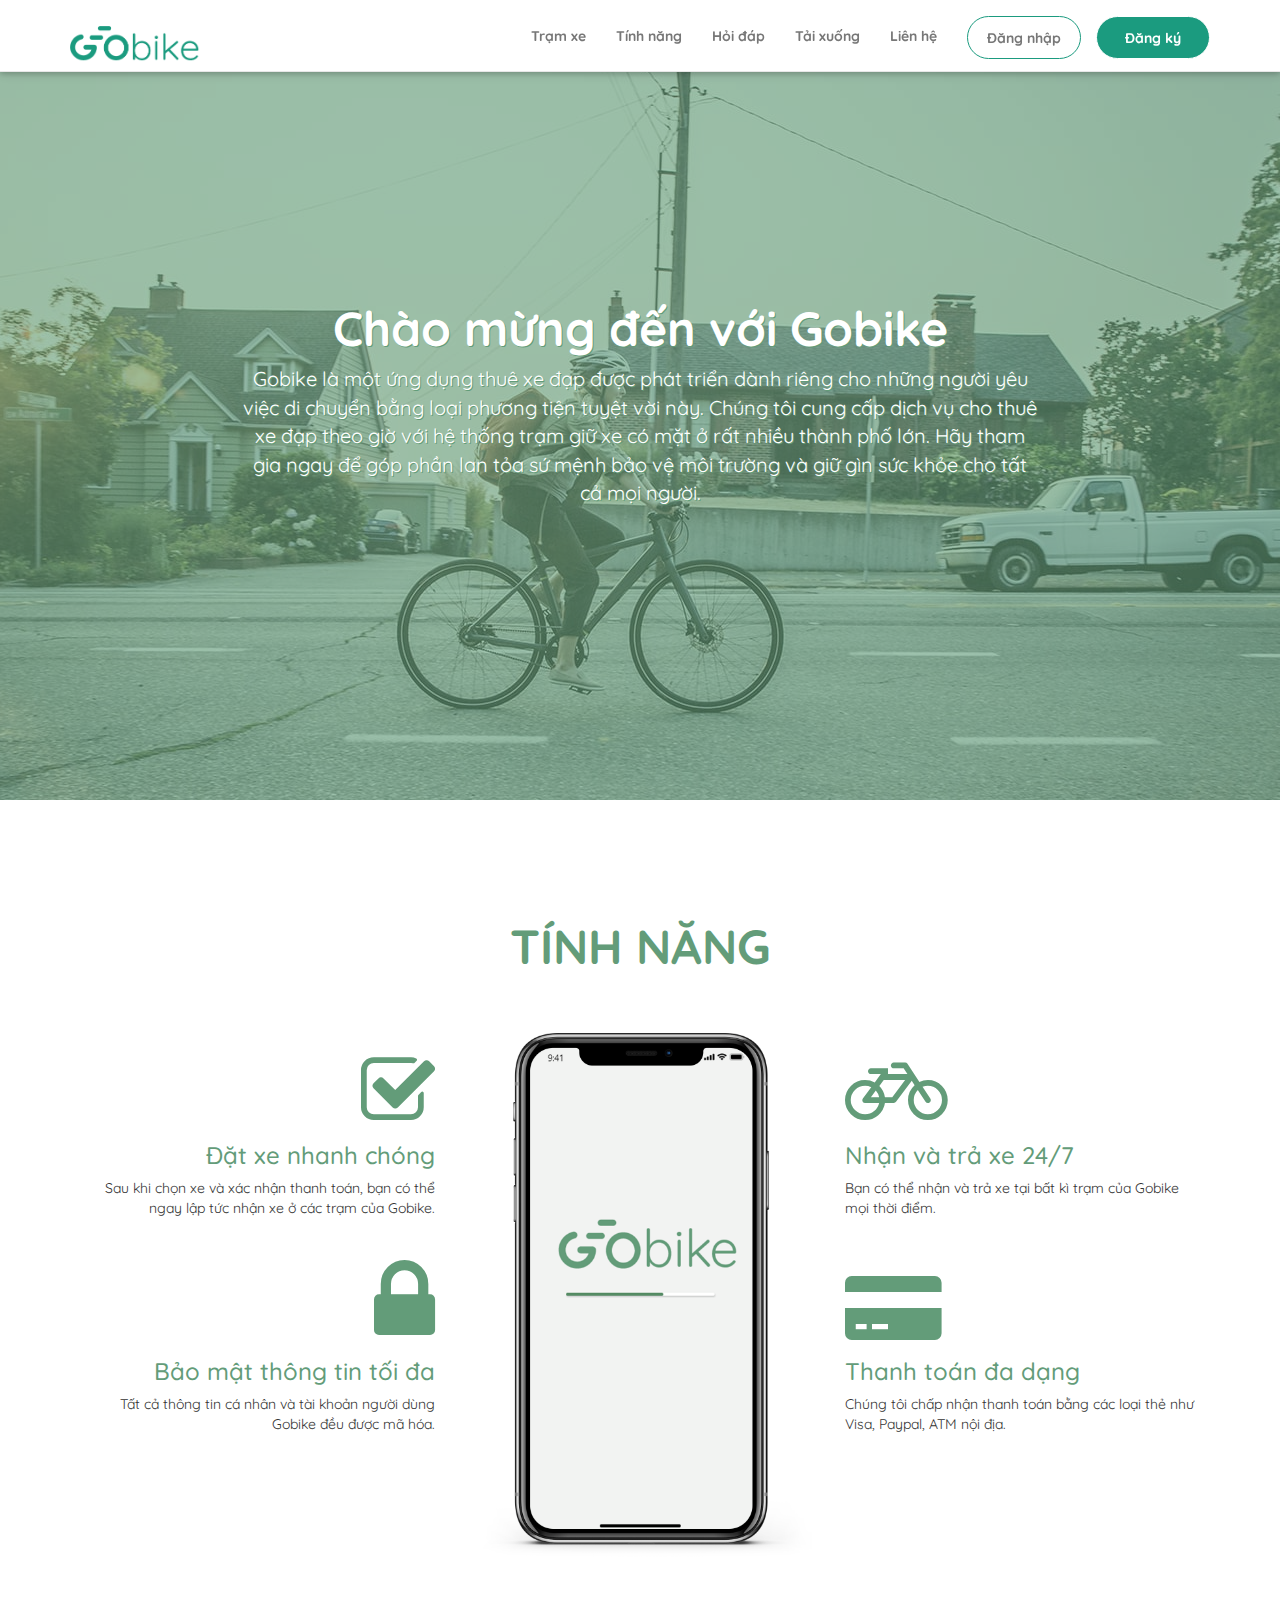
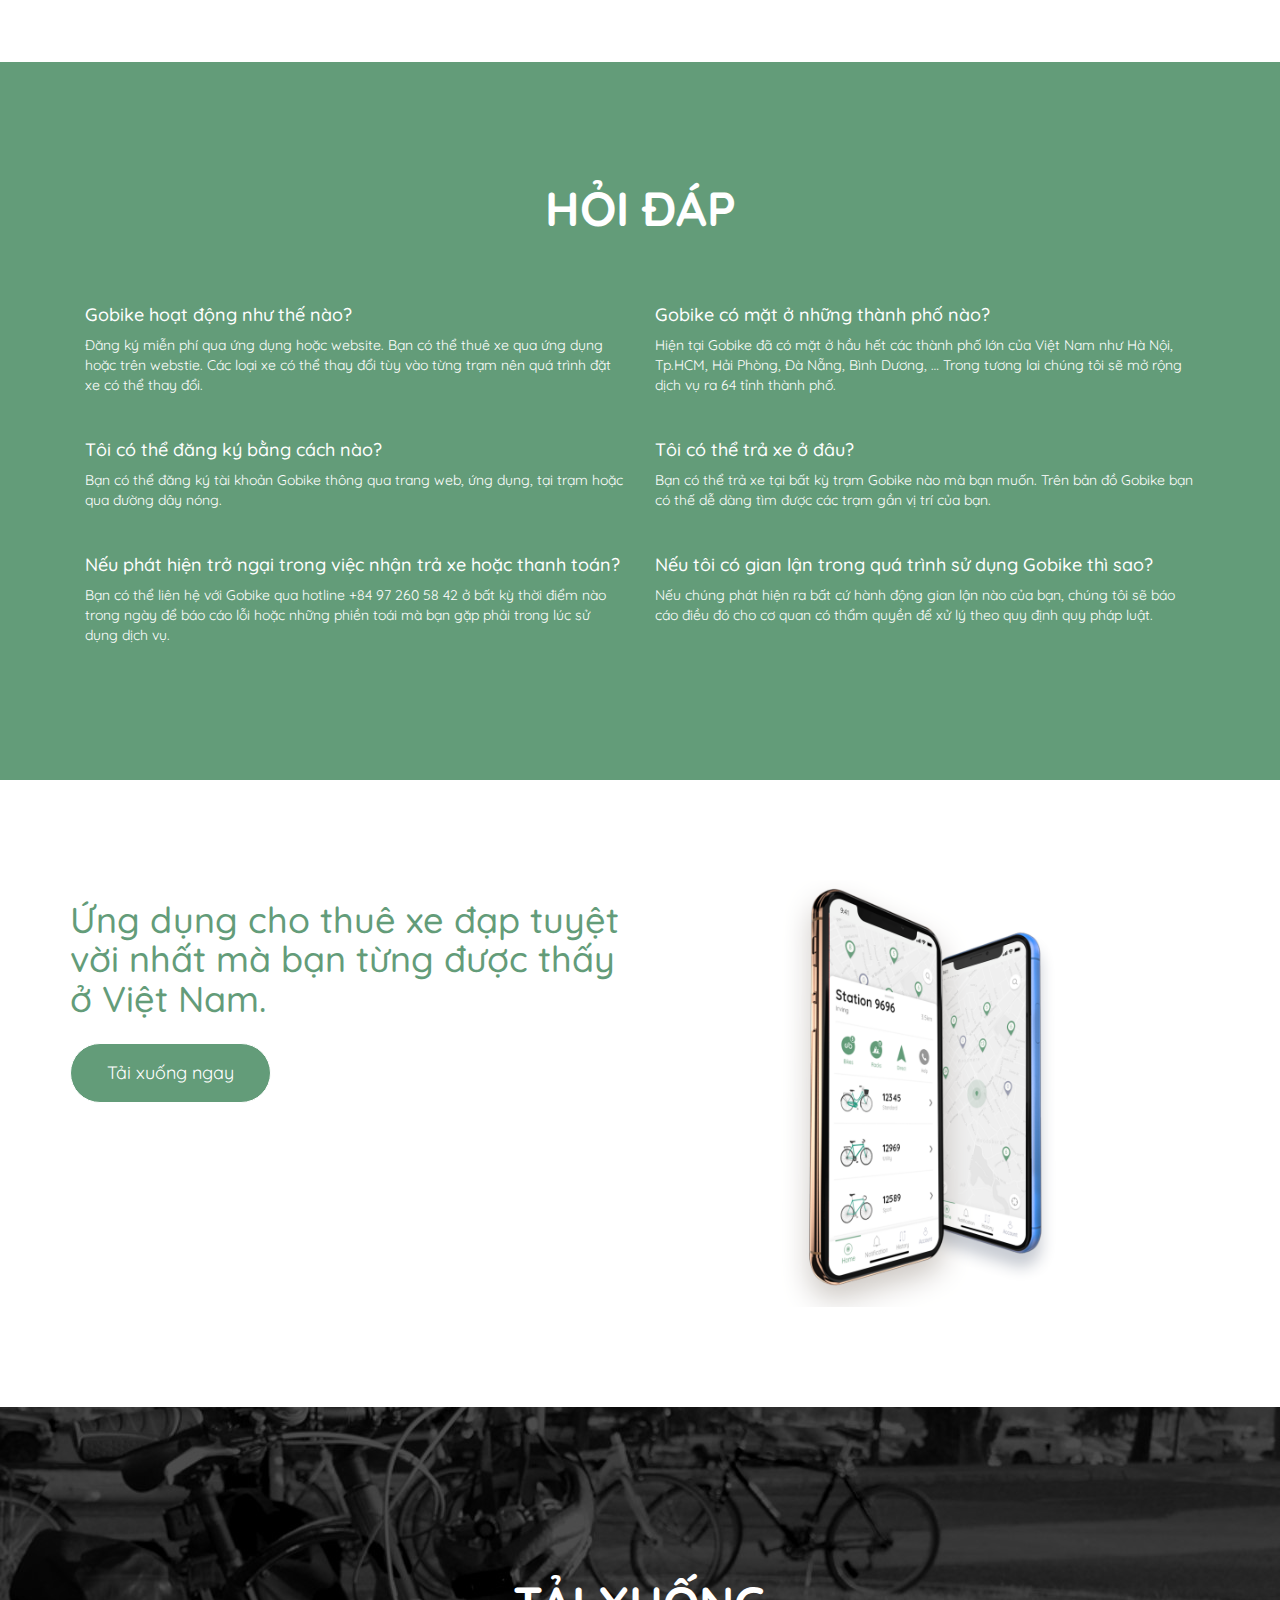
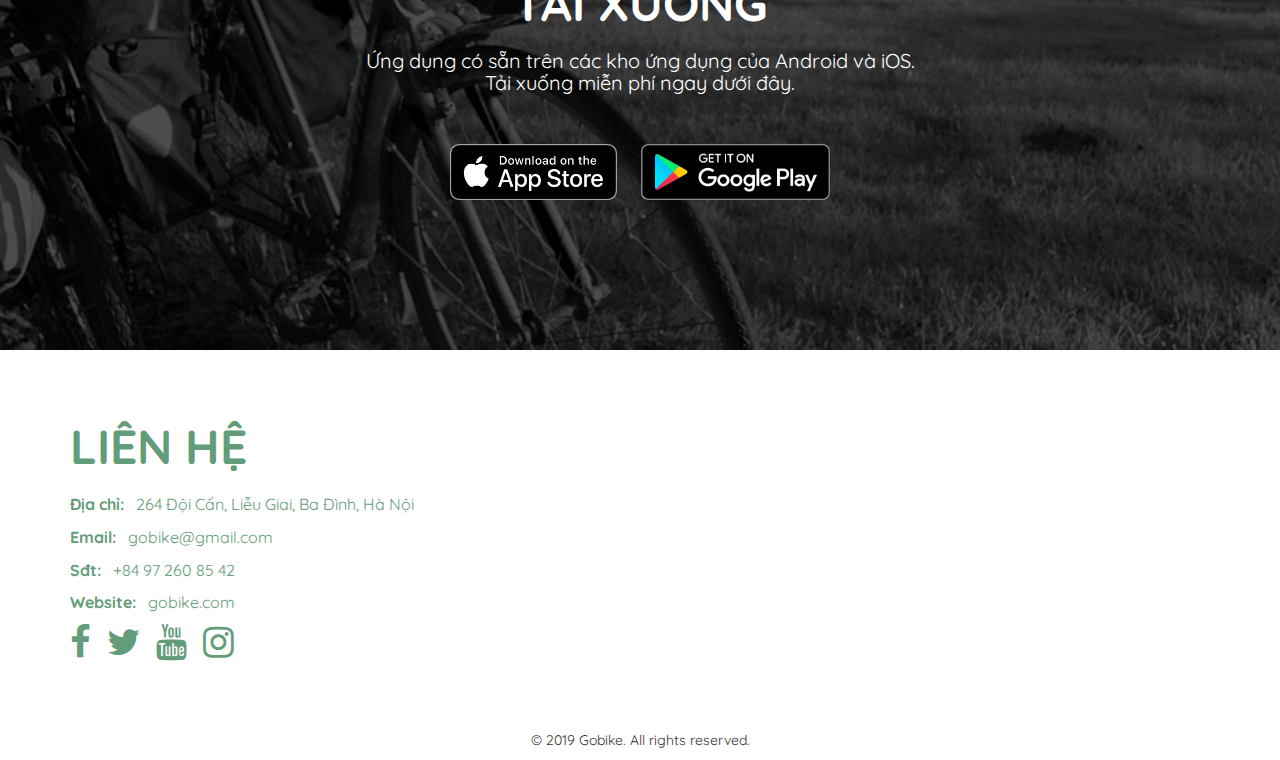
<file: index.html>
<!DOCTYPE html>
<html lang="en">
<head>
    <meta charset="UTF-8">
    <meta name="viewport" content="width=device-width, initial-scale=1.0">
    <meta http-equiv="X-UA-Compatible" content="ie=edge">
    <link rel="shortcut icon" type="image/png" href="images/gobike logo square-01.png">
    <link rel="stylesheet" href="css/bootstrap.min.css">
    <link href="https://fonts.googleapis.com/css?family=Quicksand:300,400,500,700&display=swap&subset=latin-ext,vietnamese" rel="stylesheet">
    <link rel="stylesheet" href="https://maxcdn.bootstrapcdn.com/font-awesome/4.7.0/css/font-awesome.min.css">
	<link rel="stylesheet" type="text/css" href="css/style.css">
	<link rel="stylesheet" type="text/css" href="css/custom.css">
    <title>Gobike</title>
    <script src="js/jquery.min.js"></script>
    <script src="js/bootstrap.min.js"></script>
</head>
<body data-spy="scroll" data-target=".navbar" data-offset="50">
    <div class="website">
        <!-- <div class="mess"><img src="images/220px-Facebook_Messenger_logo.svg.png" alt=""></div> -->
        <div class="menu" id="gobike">
            <nav class="navbar navbar-default navbar-fixed-top">
                <div class="container">
                    <div class="navbar-header">
                        <button type="button" class="navbar-toggle" data-toggle="collapse" data-target="#myNavbar">
                            <span class="icon-bar"></span>
                            <span class="icon-bar"></span>
                            <span class="icon-bar"></span>                        
                        </button>
                        <a class="navbar-brand" href="#gobike"><img src="images/gobike_logo_full.png" alt=""></a>
                    </div>
                    <div class="collapse navbar-collapse" id="myNavbar">
                        <ul class="nav navbar-nav navbar-right">
                            <li><a href="./tram-xe.html">Trạm xe</a></li>
                            <li><a href="#features">Tính năng</a></li>
                            <li><a href="#faq">Hỏi đáp</a></li>
                            <li><a href="#download">Tải xuống</a></li>
                            <li><a href="#contact">Liên hệ</a></li>
                            <li class="li-login"><a class="btn-login text-center" href="./dang-nhap.html#dang_nhap">Đăng nhập</a></li>
                            <li class="li-register"><a class="btn-register text-center" href="./dang-nhap.html#dang_ky">Đăng ký</a></li>
                        </ul>
                    </div>
                </div>
            </nav>
        </div>
        <div class="banner">
            <div class="container">
                <!-- <div class="overlay"></div> -->   
                <div class="father">
                    <div class="title">
                        <h1>Chào mừng đến với Gobike</h1>
                        <p>Gobike là một ứng dụng thuê xe đạp được phát triển dành riêng cho những người yêu việc di chuyển bằng loại phương tiện tuyệt vời này. Chúng tôi cung cấp dịch vụ cho thuê xe đạp theo giờ với hệ thống trạm giữ xe có mặt ở rất nhiều thành phố lớn. Hãy tham gia ngay để góp phần lan tỏa sứ mệnh bảo vệ môi trường và giữ gìn sức khỏe cho tất cả mọi người.</p>
                    </div>
                </div> 
            </div>
        </div>
        <div class="features" id="features">
            <div class="container">
                <div class="col-xs-12 col-sm-12 col-md-12 col-lg-12 header">
                    <h1>TÍNH NĂNG</h1>
                </div>
                <div class="col-xs-12 col-sm-4 col-md-4 col-lg-4 features_items">
                    <div class="icon"><i class="fa fa-check-square-o" aria-hidden="true"></i></div>
                    <div class="content">
                        <h3>Đặt xe nhanh chóng</h3>
                        <p>Sau khi chọn xe và xác nhận thanh toán, bạn có thể ngay lập tức nhận xe ở các trạm của Gobike.</p>
                    </div>
                
                    <div class="icon"><i class="fa fa-lock" aria-hidden="true" style="
                        font-size: 95px;
                    "></i></div>
                    <div class="content">
                        <h3>Bảo mật thông tin tối đa</h3>
                        <p>Tất cả thông tin cá nhân và tài khoản người dùng Gobike đều được mã hóa.</p>
                    </div>
                </div>
                <div class="col-xs-12 col-sm-4 col-md-4 col-lg-4 features_items">
                    <img src="images/iphone x mockup.png" alt="">
                </div>
                <div class="col-xs-12 col-sm-4 col-md-4 col-lg-4 features_items">
                    <div class="icon right"><i class="fa fa-bicycle" aria-hidden="true"></i></div>
                    <div class="content right">
                        <h3>Nhận và trả xe 24/7</h3>
                        <p>Bạn có thể nhận và trả xe tại bất kì trạm của Gobike mọi thời điểm.</p>
                    </div>
                
                    <div class="icon right"><i class="fa fa-credit-card-alt" aria-hidden="true" style="
                        font-size: 75px;
                    "></i></div>
                    <div class="content right">
                        <h3>Thanh toán đa dạng</h3>
                        <p>Chúng tôi chấp nhận thanh toán bằng các loại thẻ như Visa, Paypal, ATM nội địa.</p>
                    </div>
                </div>
            </div>
            
        </div>
        <div class="faq" id="faq">
            <div class="container">
                <div class="col-xs-12 col-sm-12 col-md-12 col-lg-12 header">
                    <h1>HỎI ĐÁP</h1>
                    <!-- <h5>Most common questions, answered here</h5> -->
                </div>
                <div class="col-xs-12 col-sm-6 col-md-6 col-lg-6 faq_items">
                    <div class="faq_content">
                        <h4>Gobike hoạt động như thế nào?</h4>
                        <p>Đăng ký miễn phí qua ứng dụng hoặc website. Bạn có thể thuê xe qua ứng dụng hoặc trên webstie. Các loại xe có thể thay đổi tùy vào từng trạm nên quá trình đặt xe có thể thay đổi.</p>
                    </div>
                </div>  
                <div class="col-xs-12 col-sm-6 col-md-6 col-lg-6 faq_items">
                    <div class="faq_content">
                        <h4>Gobike có mặt ở những thành phố nào?</h4>
                        <p>Hiện tại Gobike đã có mặt ở hầu hết các thành phố lớn của Việt Nam như Hà Nội, Tp.HCM, Hải Phòng, Đà Nẵng, Bình Dương, … Trong tương lai chúng tôi sẽ mở rộng dịch vụ ra 64 tỉnh thành phố.</p>
                    </div>
                </div>  
                <div class="col-xs-12 col-sm-6 col-md-6 col-lg-6 faq_items">
                    <div class="faq_content">
                        <h4>Tôi có thể đăng ký bằng cách nào?</h4>
                        <p>Bạn có thể đăng ký tài khoản Gobike thông qua trang web, ứng dụng, tại trạm hoặc qua đường dây nóng.</p>
                    </div>
                </div>  
                <div class="col-xs-12 col-sm-6 col-md-6 col-lg-6 faq_items">
                    <div class="faq_content">
                        <h4>Tôi có thể trả xe ở đâu?</h4>
                        <p>Bạn có thể trả xe tại bất kỳ trạm Gobike nào mà bạn muốn. Trên bản đồ Gobike bạn có thế dễ dàng tìm được các trạm gần vị trí của bạn.</p>
                    </div>
                </div>  
                <div class="col-xs-12 col-sm-6 col-md-6 col-lg-6 faq_items">
                    <div class="faq_content">
                        <h4>Nếu phát hiện trở ngại trong việc nhận trả xe hoặc thanh toán?</h4>
                        <p>Bạn có thể liên hệ với Gobike qua hotline +84 97 260 58 42 ở bất kỳ thời điểm nào trong ngày để báo cáo lỗi hoặc những phiền toái mà bạn gặp phải trong lúc sử dụng dịch vụ.</p>
                    </div>
                </div>  
                <div class="col-xs-12 col-sm-6 col-md-6 col-lg-6 faq_items">
                    <div class="faq_content">
                        <h4>Nếu tôi có gian lận trong quá trình sử dụng Gobike thì sao?</h4>
                        <p>Nếu chúng phát hiện ra bất cứ hành động gian lận nào của bạn, chúng tôi sẽ báo cáo điều đó cho cơ quan có thẩm quyền để xử lý theo quy định quy pháp luật.</p>
                    </div>
                </div>  
                
            </div>
        </div>
        <div class="banner2" id="banner2">
            <div class="container">
                <div class="col-xs-12 col-sm-6 col-md-6 col-lg-6 banner2_items">
                    <div class="banner2_content">
                        <h1>Ứng dụng cho thuê xe đạp tuyệt vời nhất mà bạn từng được thấy ở Việt Nam.</h1>
                        <a href="#download" class="btn btn-default">Tải xuống ngay</a>
                    </div>
                </div>  
                <div class="col-xs-12 col-sm-6 col-md-6 col-lg-6 banner2_items">
                    <img src="images/iphone xsxr  mockup.png" alt="">
                </div>  
            </div>
        </div>
        <div class="download" id="download">
            <div class="container">
                <div class="col-xs-12 col-sm-12 col-md-12 col-lg-12 header">
                    <h1>TẢI XUỐNG</h1>
                    <h5>Ứng dụng có sẵn trên các kho ứng dụng của Android và iOS. Tải xuống miễn phí ngay dưới đây.</h5>
                </div>
                
                <div class="col-xs-12 col-sm-12 col-md-12 col-lg-12 download_items">
                    <a href="https://www.apple.com/itunes/"><img src="images/Download_on_the_App_.png" alt=""></a>
                    <a href="https://play.google.com/store"><img src="images/GooglePlay.png" alt="" id="ggplay"></a>
                </div>
                
            </div>
        </div>
        <div class="contact" id="contact">
            
            <div class="container">
                
                <div class="col-xs-12 col-sm-4 col-md-4 col-lg-4 header">
                    <h1>LIÊN HỆ</h1>
                    <p><b>Địa chỉ:</b> &nbsp; 264 Đội Cấn, Liễu Giai, Ba Đình, Hà Nội</p>
                    <p><b>Email:</b> &nbsp; gobike@gmail.com</p>
                    <p><b>Sđt:</b> &nbsp; +84 97 260 85 42</p>
                    <p><b>Website:</b> &nbsp; gobike.com</p>
                    <a href=""><i class="fa fa-facebook" aria-hidden="true"></i></a>
                    <a href=""><i class="fa fa-twitter" aria-hidden="true"></i></a>
                    <a href=""><i class="fa fa-youtube" aria-hidden="true"></i></a>
                    <a href=""><i class="fa fa-instagram" aria-hidden="true"></i></a>
                </div>
                <div class="col-xs-12 col-sm-8 col-md-8 col-lg-8">
                    <iframe src="https://www.google.com/maps/embed?pb=!1m14!1m8!1m3!1d930.9772802276518!2d105.8157693!3d21.036322!3m2!1i1024!2i768!4f13.1!3m3!1m2!1s0x3135ab128a5877fb%3A0x25ffe241d7282db2!2zVsawxqFuZyBRdeG7kWMgU8OhbmcgVOG6oW8gRlBUIEFyZW5hIE11bHRpbWVkaWE!5e0!3m2!1svi!2s!4v1561442925366!5m2!1svi!2s" width="100%" height="300" frameborder="0" style="border:0" allowfullscreen></iframe>
                </div>
                
            </div>
            
        </div>
        <div class="footer">
            <p>© 2019 Gobike. All rights reserved.</p>
        </div>
    </div>
    <script src="js/script.js"></script>
</body>
</html>
</file>
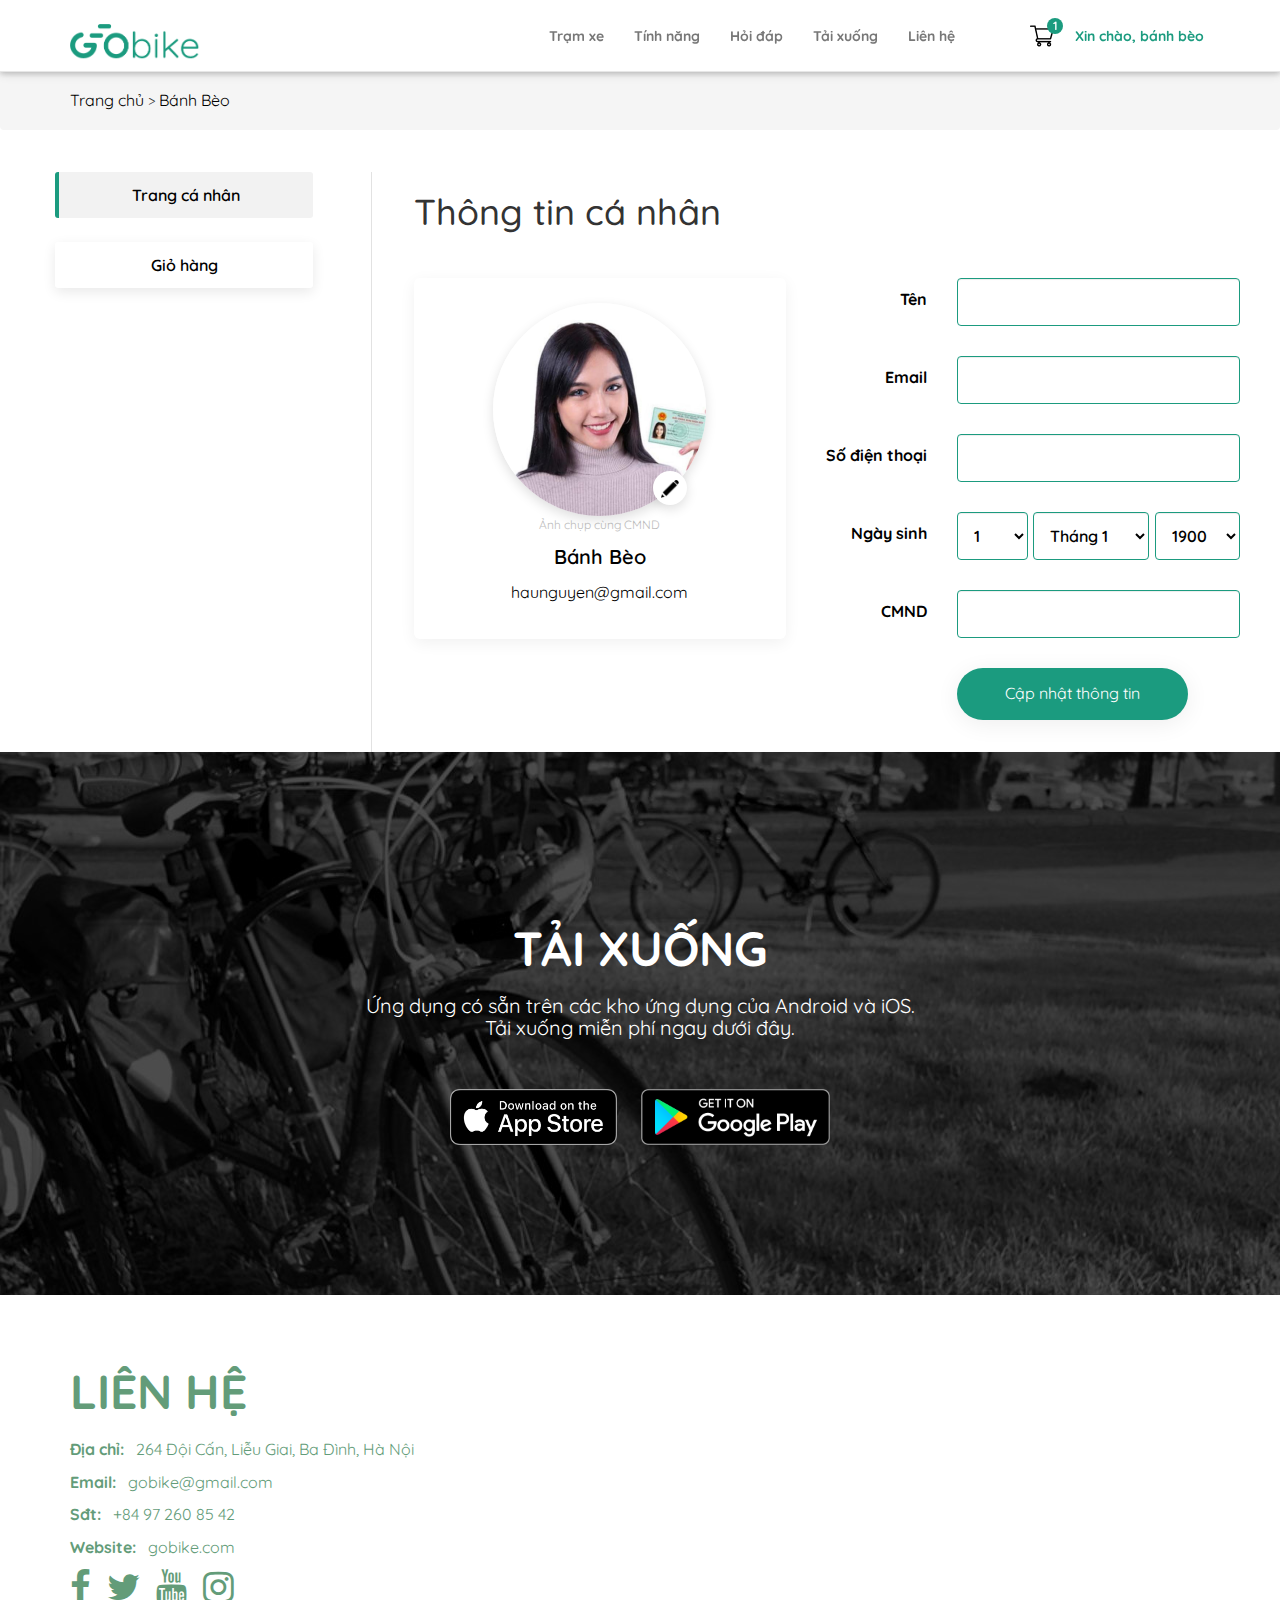
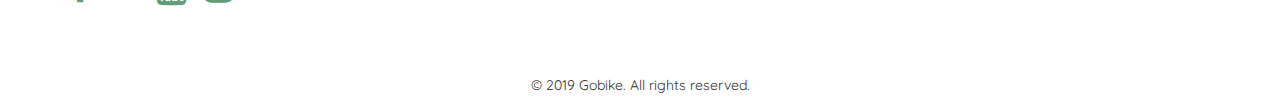
<file: cart-customer.html>
<!DOCTYPE html>
<html lang="en">

<head>
    <meta charset="UTF-8">
    <meta name="viewport" content="width=device-width, initial-scale=1.0">
    <meta http-equiv="X-UA-Compatible" content="ie=edge">
    <link rel="shortcut icon" type="image/png" href="images/gobike logo square-01.png">
    <link rel="stylesheet" href="css/bootstrap.min.css">
    <link
        href="https://fonts.googleapis.com/css?family=Quicksand:300,400,500,700&display=swap&subset=latin-ext,vietnamese"
        rel="stylesheet">
    <link rel="stylesheet" href="https://maxcdn.bootstrapcdn.com/font-awesome/4.7.0/css/font-awesome.min.css">
    <link rel="stylesheet" type="text/css" href="css/style.css">
    <link rel="stylesheet" type="text/css" href="css/custom.min.css">
    <title>Gobike</title>
    <script src="js/jquery.min.js"></script>
    <script src="js/bootstrap.min.js"></script>
</head>

<body data-spy="scroll">
    <div class="cart-pending">
        <div class="menu" id="gobike">
            <nav class="navbar navbar-default navbar-fixed-top">
                <div class="container">
                    <div class="navbar-header">
                        <button type="button" class="navbar-toggle" data-toggle="collapse" data-target="#myNavbar">
                            <span class="icon-bar"></span>
                            <span class="icon-bar"></span>
                            <span class="icon-bar"></span>
                        </button>
                        <a class="navbar-brand" href="./index.html"><img src="images/gobike_logo_full.png" alt=""></a>
                    </div>
                    <div class="collapse navbar-collapse" id="myNavbar">
                        <ul class="nav navbar-nav navbar-right">
                            <li><a href="./tram-xe.html">Trạm xe</a></li>
                            <li><a href="./index.html#features">Tính năng</a></li>
                            <li><a href="./index.html#faq">Hỏi đáp</a></li>
                            <li><a href="./index.html#download">Tải xuống</a></li>
                            <li><a href="./index.html#contact">Liên hệ</a></li>
                            <li>
                                <a href="./cart-pending.html">
                                    <div class="header_main_cart">
                                        <img class="cart_icon" src="./images/images/shopping-cart.png" alt="">
                                        <span class="total_cart">1</span>
                                    </div>
                                    <div class="clear"></div>
                                </a>
                            </li>
                            <li class="user">
                                <div class="dropdown">
                                    <button class="" type="button" data-toggle="dropdown">Xin chào, bánh bèo</button>
                                    <ul class="dropdown-menu">
                                        <li><a href="#">Thông tin cá nhân</a></li>
                                        <li><a href="#">Đăng xuất</a></li>
                                    </ul>
                                </div>
                            </li>
                        </ul>
                    </div>
                </div>
            </nav>
        </div>
        <div class="breadcrumb">
            <div class="container">
                <a href="./index.html">Trang chủ</a> >
                <a href="#">Bánh Bèo</a>
            </div>
        </div>
        <div class="content">
            <div class="container">
                <div class="row">
                    <div class="col-md-4 col-left">
                        <div>
                            <button class="customer active">Trang cá nhân</button>
                        </div>
                        <div>
                            <button class="cart">Giỏ hàng</button>
                        </div>
                    </div>
                    <div class="col-md-8 col-right" id="customer">
                        <di class="">
                            <h1 class="title1">Thông tin cá nhân</h1>
                        </di>
                        <div class="row">
                            <div class="col-md-6 cmt">
                                <div class="image">
                                    <img id="blah" src="images/images/image_74.png" alt="">
                                    <button class="pen">
                                        <img src="images/images/pen.png" alt="">
                                    </button>
                                    <input type="file" id="imgInp" style="display: none;">
                                </div>
                                <p class="p1">Ảnh chụp cùng CMND</p>
                                <p class="name">Bánh Bèo</p>
                                <p class="email">haunguyen@gmail.com</p>
                            </div>
                            <div class="col-md-6 info">
                                <div class="row item">
                                    <div class="col-md-4 text-right"><label>Tên</label></div>
                                    <div class="col-md-8"><input type="text" class="form-control"></div>
                                </div>
                                <div class="row item">
                                    <div class="col-md-4 text-right"><label>Email</label></div>
                                    <div class="col-md-8"><input type="text" class="form-control"></div>
                                </div>
                                <div class="row item">
                                    <div class="col-md-4 text-right"><label>Số điện thoại</label></div>
                                    <div class="col-md-8"><input type="text" class="form-control"></div>
                                </div>
                                <div class="row item">
                                    <div class="col-md-4 text-right"><label>Ngày sinh</label></div>
                                    <div class="col-md-8">
                                        <select name="" id="" class="day form-control">

                                        </select>
                                        <select name="" id="" class="month form-control">

                                        </select>
                                        <select name="" id="" class="year form-control">

                                        </select>
                                    </div>
                                </div>
                                <div class="row item">
                                    <div class="col-md-4 text-right"><label>CMND</label></div>
                                    <div class="col-md-8"><input type="text" class="form-control"></div>
                                </div>
                                <div class="row item">
                                    <div class="col-md-4 text-right"></div>
                                    <div class="col-md-8">
                                        <button class="update"> Cập nhật thông tin</button>
                                    </div>
                                </div>
                            </div>
                        </div>
                    </div>
                    <div class="col-md-8 col-right" id="cart" style="display: none;">
                        <div class="">
                            <div class="">
                                <h1 class="title1">Giỏ hàng</h1>
                            </div>
                            <div class="status">
                                <div class="cho-xac-nhan active">
                                    <label for="">Chờ xác nhận</label>
                                    <div class="border active"></div>
                                </div>
                                <div class="da-giao">
                                    <label for="">Đã giao</label>
                                    <div class="border"></div>
                                </div>
                            </div>

                            <div id="cho-xac-nhan">
                                <div class="item detail">
                                    <div class="img">
                                        <img src="images/images/img_card.png" alt="">
                                    </div>
                                    <div class="aa">
                                        <p class="aa_name">Blue CS</p>
                                        <p class="aa_bottom"><img src="images/images/icon_aa.png" alt=""> SAVA Bike Việt
                                            Nam </p>
                                    </div>
                                    <div class="price">250.000 VNĐ / giờ</div>
                                    <div class="quantity">Số lượng: <span class="number">1</span></div>
                                    <div class="action">
                                        <button class="unsubmit">Hủy đơn</button>
                                    </div>
                                </div>
                            </div>
                            <div id="da-giao" style="display: none;">
                                <div class="item detail">
                                    <div class="img">
                                        <img src="images/images/img_card.png" alt="">
                                    </div>
                                    <div class="aa">
                                        <p class="aa_name">Blue CS</p>
                                        <p class="aa_bottom"><img src="images/images/icon_aa.png" alt=""> SAVA Bike Việt
                                            Nam </p>
                                    </div>
                                    <div class="price">250.000 VNĐ / giờ</div>
                                    <div class="quantity">Số lượng: <span class="number">1</span></div>
                                    <div class="action">
                                        <div class="action time">
                                            <div class="hour">
                                                <input type="text" class="form-control">
                                                <span>Giờ</span>
                                            </div>
                                            <div class="minute">
                                                <input type="text" class="form-control">
                                                <span>Phút</span>
                                            </div>
                                            <div class="second">
                                                <input type="text" class="form-control">
                                                <span>Giây</span>
                                            </div>
                                        </div>
                                    </div>
                                </div>
                            </div>
                        </div>
                    </div>
                </div>
            </div>
        </div>
        <div class="download" id="download">
            <div class="container">
                <div class="col-xs-12 col-sm-12 col-md-12 col-lg-12 header">
                    <h1>TẢI XUỐNG</h1>
                    <h5>Ứng dụng có sẵn trên các kho ứng dụng của Android và iOS. Tải xuống miễn phí ngay dưới đây.</h5>
                </div>

                <div class="col-xs-12 col-sm-12 col-md-12 col-lg-12 download_items">
                    <a href="https://www.apple.com/itunes/"><img src="images/Download_on_the_App_.png" alt=""></a>
                    <a href="https://play.google.com/store"><img src="images/GooglePlay.png" alt="" id="ggplay"></a>
                </div>

            </div>
        </div>
        <div class="contact" id="contact">

            <div class="container">

                <div class="col-xs-12 col-sm-4 col-md-4 col-lg-4 header">
                    <h1>LIÊN HỆ</h1>
                    <p><b>Địa chỉ:</b> &nbsp; 264 Đội Cấn, Liễu Giai, Ba Đình, Hà Nội</p>
                    <p><b>Email:</b> &nbsp; gobike@gmail.com</p>
                    <p><b>Sđt:</b> &nbsp; +84 97 260 85 42</p>
                    <p><b>Website:</b> &nbsp; gobike.com</p>
                    <a href=""><i class="fa fa-facebook" aria-hidden="true"></i></a>
                    <a href=""><i class="fa fa-twitter" aria-hidden="true"></i></a>
                    <a href=""><i class="fa fa-youtube" aria-hidden="true"></i></a>
                    <a href=""><i class="fa fa-instagram" aria-hidden="true"></i></a>
                </div>
                <div class="col-xs-12 col-sm-8 col-md-8 col-lg-8">
                    <iframe
                        src="https://www.google.com/maps/embed?pb=!1m14!1m8!1m3!1d930.9772802276518!2d105.8157693!3d21.036322!3m2!1i1024!2i768!4f13.1!3m3!1m2!1s0x3135ab128a5877fb%3A0x25ffe241d7282db2!2zVsawxqFuZyBRdeG7kWMgU8OhbmcgVOG6oW8gRlBUIEFyZW5hIE11bHRpbWVkaWE!5e0!3m2!1svi!2s!4v1561442925366!5m2!1svi!2s"
                        width="100%" height="300" frameborder="0" style="border:0" allowfullscreen></iframe>
                </div>

            </div>

        </div>
        <div class="footer">
            <p>© 2019 Gobike. All rights reserved.</p>
        </div>
    </div>
    <script src="js/script.js"></script>
    <script>
        $(document).on('click', '.cart-pending .customer', function () {
            $(this).addClass('active');
            $('.cart-pending .cart').removeClass('active');
            $('.cart-pending #customer').show();
            $('.cart-pending #cart').hide();
        })
        $(document).on('click', '.cart-pending .cart', function () {
            $(this).addClass('active');
            $('.cart-pending .customer').removeClass('active');
            $('.cart-pending #cart').show();
            $('.cart-pending #customer').hide();
        })

        $(document).on('click', '.cart-pending .cho-xac-nhan', function () {
            $(this).addClass('active');
            $('.cart-pending .da-giao').removeClass('active');
            $('.cart-pending #cho-xac-nhan').show();
            $('.cart-pending #da-giao').hide();
        })
        $(document).on('click', '.cart-pending .da-giao', function () {
            $(this).addClass('active');
            $('.cart-pending .cho-xac-nhan').removeClass('active');
            $('.cart-pending #da-giao').show();
            $('.cart-pending #cho-xac-nhan').hide();
        })


        $(document).on('click', '.pen', function () {
            $('#imgInp').click();
        })

        function readURL(input) {
            if (input.files && input.files[0]) {
                var reader = new FileReader();

                reader.onload = function (e) {
                    $('#blah').attr('src', e.target.result);
                }

                reader.readAsDataURL(input.files[0]); // convert to base64 string
            }
        }

        $("#imgInp").change(function () {
            readURL(this);
        });

        $(document).ready(function () {
            let row_day = $('body').find('.day');
            let row_month = $('body').find('.month');
            let row_year = $('body').find('.year');
            let day = '';
            let month = '';
            let year = '';
            for (let i = 1; i <= 31; i++) {
                day += `<option>${i}</option>`
            }
            for (let i = 1; i <= 12; i++) {
                month += `<option>Tháng ${i}</option>`
            }
            for (let i = 1900; i <= 2020; i++) {
                year += `<option>${i}</option>`
            }
            row_day.html(day);
            row_month.html(month);
            row_year.html(year);
        })





    </script>

</body>

</html>
</file>
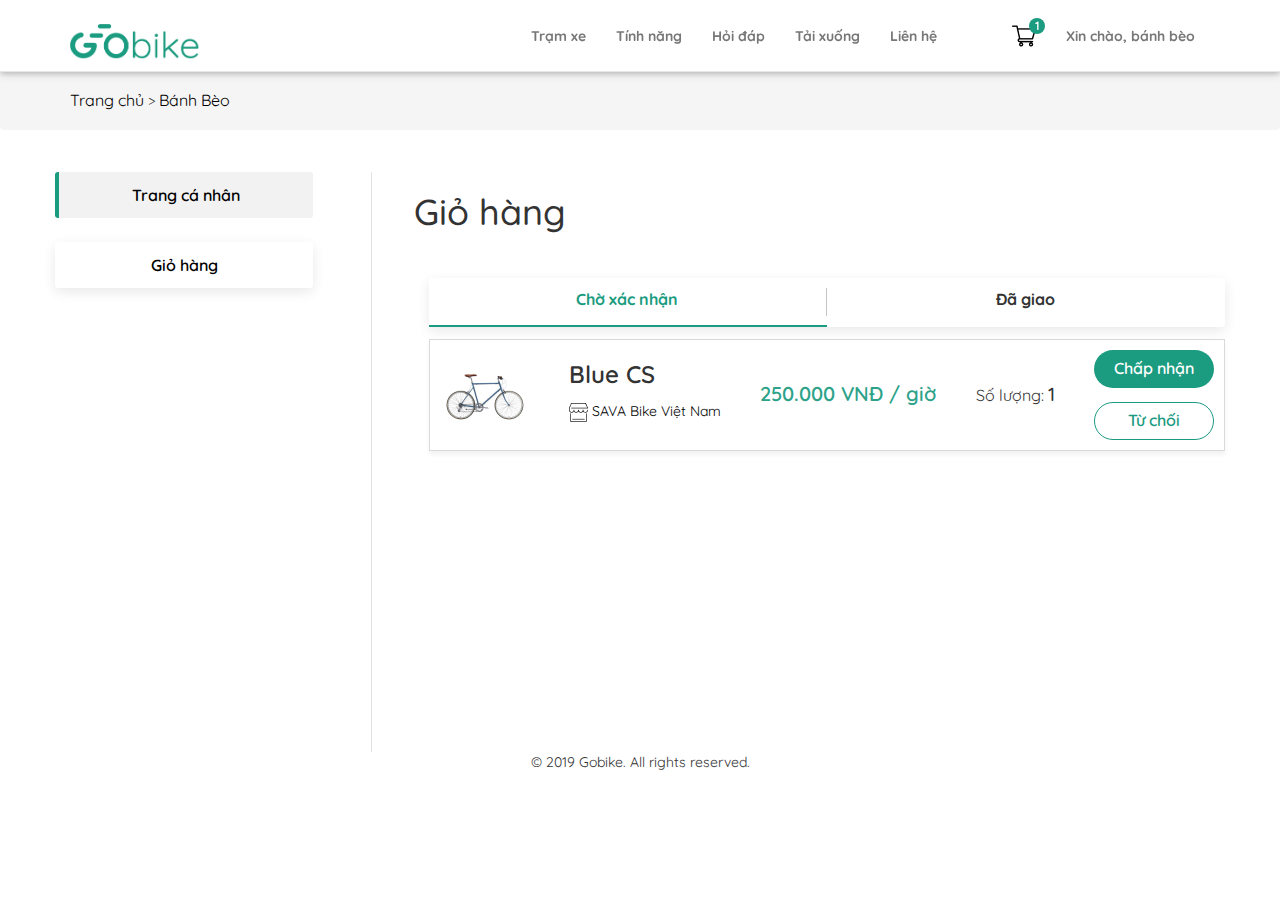
<file: cart-done.html>
<!DOCTYPE html>
<html lang="en">

<head>
    <meta charset="UTF-8">
    <meta name="viewport" content="width=device-width, initial-scale=1.0">
    <meta http-equiv="X-UA-Compatible" content="ie=edge">
    <link rel="shortcut icon" type="image/png" href="images/gobike logo square-01.png">
    <link rel="stylesheet" href="css/bootstrap.min.css">
    <link
        href="https://fonts.googleapis.com/css?family=Quicksand:300,400,500,700&display=swap&subset=latin-ext,vietnamese"
        rel="stylesheet">
    <link rel="stylesheet" href="https://maxcdn.bootstrapcdn.com/font-awesome/4.7.0/css/font-awesome.min.css">
    <link rel="stylesheet" type="text/css" href="css/style.css">
    <link rel="stylesheet" type="text/css" href="css/custom.css">
    <title>Gobike</title>
    <script src="js/jquery.min.js"></script>
    <script src="js/bootstrap.min.js"></script>
</head>

<body data-spy="scroll">
    <div class="cart-pending">
        <div class="menu" id="gobike">
            <nav class="navbar navbar-default navbar-fixed-top">
                <div class="container">
                    <div class="navbar-header">
                        <button type="button" class="navbar-toggle" data-toggle="collapse" data-target="#myNavbar">
                            <span class="icon-bar"></span>
                            <span class="icon-bar"></span>
                            <span class="icon-bar"></span>
                        </button>
                        <a class="navbar-brand" href="./index.html"><img src="images/gobike_logo_full.png" alt=""></a>
                    </div>
                    <div class="collapse navbar-collapse" id="myNavbar">
                        <ul class="nav navbar-nav navbar-right">
                            <li><a href="./tram-xe.html">Trạm xe</a></li>
                            <li><a href="#features">Tính năng</a></li>
                            <li><a href="#faq">Hỏi đáp</a></li>
                            <li><a href="#download">Tải xuống</a></li>
                            <li><a href="#contact">Liên hệ</a></li>
                            <li>
                                <a href="./product-detail.html">
                                    <div class="header_main_cart">
                                        <img class="cart_icon" src="./images/images/shopping-cart.png" alt="">
                                        <span class="total_cart">1</span>
                                    </div>
                                    <div class="clear"></div>
                                </a>
                            </li>
                            <li>
                                <a class="user" href="">Xin chào, bánh bèo</a>
                            </li>
                        </ul>
                    </div>
                </div>
            </nav>
        </div>
        <div class="breadcrumb">
            <div class="container">
                <a href="./index.html">Trang chủ</a> >
                <a href="#">Bánh Bèo</a>
            </div>
        </div>
        <div class="content">
            <div class="container">
                <div class="row">
                    <div class="col-md-4 col-left">
                        <div>
                            <button class="customer active">Trang cá nhân</button>
                        </div>
                        <div>
                            <button class="cart">Giỏ hàng</button>
                        </div>
                    </div>
                    <div class="col-md-8 col-right" id="customer" style="display: none;">
                        <di class="">
                            <h1 class="title1">Thông tin cá nhân</h1>
                        </di>
                        <div class="row">
                            <div class="col-md-6 cmt">
                                <div class="image">
                                    <img id="blah" src="images/images/image_74.png" alt="">
                                    <button class="pen">
                                        <img src="images/images/pen.png" alt="">
                                    </button>
                                    <input type="file" id="imgInp" style="display: none;">
                                </div>
                                <p class="p1">Ảnh chụp cùng CMND</p>
                                <p class="name">Bánh Bèo</p>
                                <p class="email">haunguyen@gmail.com</p>
                            </div>
                            <div class="col-md-6 info">
                                <div class="row item">
                                    <div class="col-md-4 text-right"><label>Tên</label></div>
                                    <div class="col-md-8"><input type="text" class="form-control"></div>
                                </div>
                                <div class="row item">
                                    <div class="col-md-4 text-right"><label>Email</label></div>
                                    <div class="col-md-8"><input type="text" class="form-control"></div>
                                </div>
                                <div class="row item">
                                    <div class="col-md-4 text-right"><label>Số điện thoại</label></div>
                                    <div class="col-md-8"><input type="text" class="form-control"></div>
                                </div>
                                <div class="row item">
                                    <div class="col-md-4 text-right"><label>Ngày sinh</label></div>
                                    <div class="col-md-8">
                                        <select name="" id="" class="day form-control">
                                            
                                        </select>
                                        <select name="" id="" class="month form-control">
                                            
                                        </select>
                                        <select name="" id="" class="year form-control">
                                            
                                        </select>
                                    </div>
                                </div>
                                <div class="row item">
                                    <div class="col-md-4 text-right"><label>CMND</label></div>
                                    <div class="col-md-8"><input type="text" class="form-control"></div>
                                </div>
                                <div class="row item">
                                    <div class="col-md-4 text-right"></div>
                                    <div class="col-md-8">
                                        <button class="update"> Cập nhật thông tin</button>
                                    </div>
                                </div>
                            </div>
                        </div>
                    </div>
                    <div class="col-md-8 col-right" id="cart" >
                        <div class="">
                            <h1 class="title1">Giỏ hàng</h1>
                        </div>
                        <div class="status">
                            <div class="cho-xac-nhan active">
                                <label for="">Chờ xác nhận</label>
                                <div class="border active"></div>
                            </div>
                            <div class="da-giao">
                                <label for="">Đã giao</label>
                                <div class="border"></div>
                            </div>
                        </div>
                        
                        <div id="cho-xac-nhan">
                            <div class="item detail">
                                <div class="img">
                                    <img src="images/images/img_card.png" alt="">
                                </div>
                                <div class="aa">
                                    <p class="aa_name">Blue CS</p>
                                    <p class="aa_bottom"><img src="images/images/icon_aa.png" alt=""> SAVA Bike Việt Nam </p>
                                </div>
                                <div class="price">250.000 VNĐ / giờ</div>
                                <div class="quantity">Số lượng: <span class="number">1</span></div>
                                <div class="action">
                                    <button class="submit">Chấp nhận</button>
                                    <button class="unsubmit">Từ chối</button>
                                </div>
                            </div>
                        </div>
                        <div id="da-giao" style="display: none;">
                            <div class="item detail">
                                <div class="img">
                                    <img src="images/images/img_card.png" alt="">
                                </div>
                                <div class="aa">
                                    <p class="aa_name">Blue CS</p>
                                    <p class="aa_bottom"><img src="images/images/icon_aa.png" alt=""> SAVA Bike Việt Nam </p>
                                </div>
                                <div class="price">250.000 VNĐ / giờ</div>
                                <div class="quantity">Số lượng: <span class="number">1</span></div>
                                <div class="action">
                                    <button class="submit">Kích hoạt</button>
                                </div>
                            </div>
                        </div>
                    </div>
                </div>
            </div>
        </div>
        <div class="footer">
            <p>© 2019 Gobike. All rights reserved.</p>
        </div>
    </div>
    <script src="js/script.js"></script>
    <script>
        $(document).on('click', '.cart-pending .customer', function () {
            $(this).addClass('active');
            $('.cart-pending .cart').removeClass('active');
            $('.cart-pending #customer').show();
            $('.cart-pending #cart').hide();
        })
        $(document).on('click', '.cart-pending .cart', function () {
            $(this).addClass('active');
            $('.cart-pending .customer').removeClass('active');
            $('.cart-pending #cart').show();
            $('.cart-pending #customer').hide();
        })

        $(document).on('click', '.cart-pending .cho-xac-nhan', function () {
            $(this).addClass('active');
            $('.cart-pending .da-giao').removeClass('active');
            $('.cart-pending #cho-xac-nhan').show();
            $('.cart-pending #da-giao').hide();
        })
        $(document).on('click', '.cart-pending .da-giao', function () {
            $(this).addClass('active');
            $('.cart-pending .cho-xac-nhan').removeClass('active');
            $('.cart-pending #da-giao').show();
            $('.cart-pending #cho-xac-nhan').hide();
        })


        $(document).on('click','.pen',function(){
            $('#imgInp').click();
        })

        function readURL(input) {
            if (input.files && input.files[0]) {
                var reader = new FileReader();
                
                reader.onload = function(e) {
                    $('#blah').attr('src', e.target.result);
                }
                
                reader.readAsDataURL(input.files[0]); // convert to base64 string
            }
            }

        $("#imgInp").change(function() {
            readURL(this);
        });

        $(document).ready(function(){
            let row_day = $('body').find('.day');
            let row_month = $('body').find('.month');
            let row_year = $('body').find('.year');
            let day = '';
            let month = '';
            let year = '';
            for(let i=1;i<=31;i++){
                day+=`<option>${i}</option>`
            }
            for(let i=1;i<=12;i++){
                month+=`<option>Tháng ${i}</option>`
            }
            for(let i=1900;i<=2020;i++){
                year+=`<option>${i}</option>`
            }
            row_day.html(day);
            row_month.html(month);
            row_year.html(year);
        })


    </script>

</body>

</html>
</file>
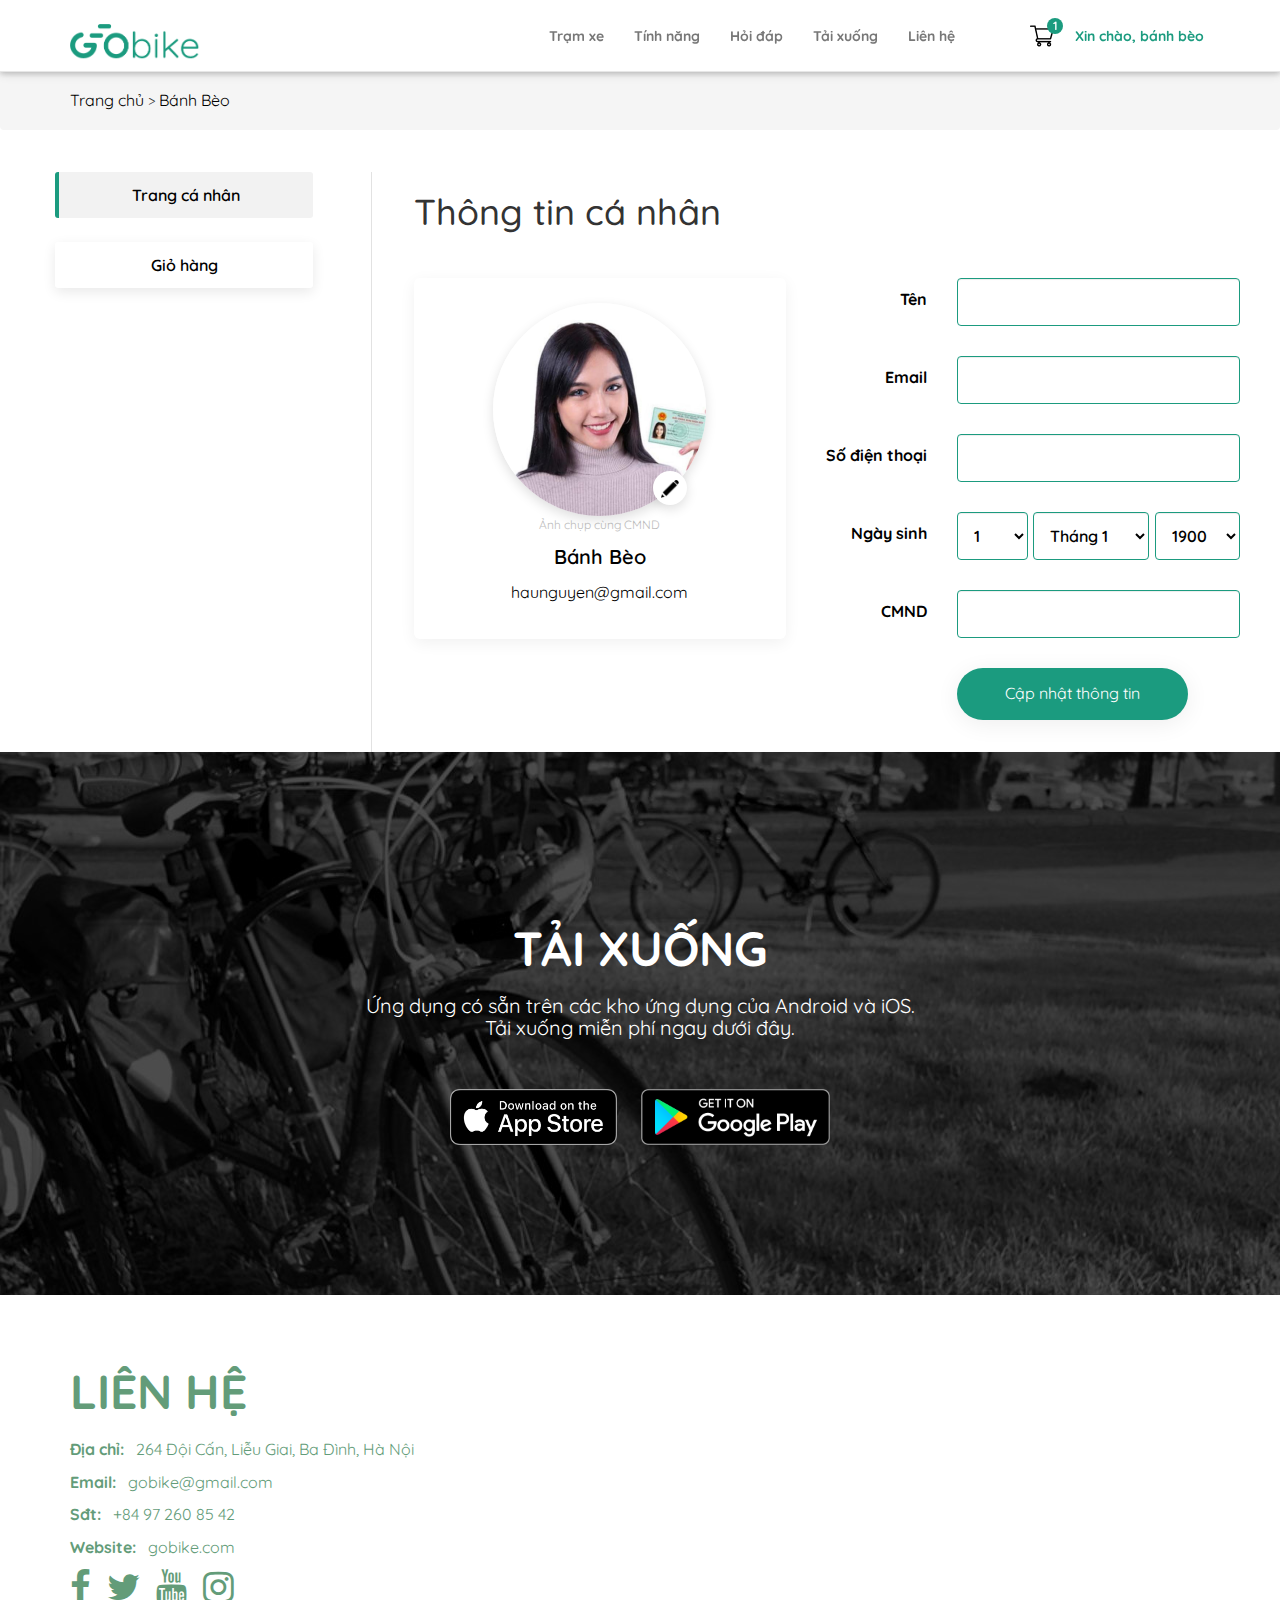
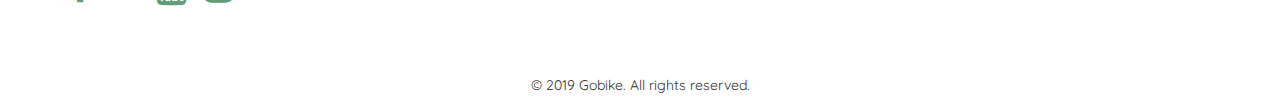
<file: cart-empty.html>
<!DOCTYPE html>
<html lang="en">

<head>
    <meta charset="UTF-8">
    <meta name="viewport" content="width=device-width, initial-scale=1.0">
    <meta http-equiv="X-UA-Compatible" content="ie=edge">
    <link rel="shortcut icon" type="image/png" href="images/gobike logo square-01.png">
    <link rel="stylesheet" href="css/bootstrap.min.css">
    <link
        href="https://fonts.googleapis.com/css?family=Quicksand:300,400,500,700&display=swap&subset=latin-ext,vietnamese"
        rel="stylesheet">
    <link rel="stylesheet" href="https://maxcdn.bootstrapcdn.com/font-awesome/4.7.0/css/font-awesome.min.css">
    <link rel="stylesheet" type="text/css" href="css/style.css">
    <link rel="stylesheet" type="text/css" href="css/custom.min.css">
    <title>Gobike</title>
    <script src="js/jquery.min.js"></script>
    <script src="js/bootstrap.min.js"></script>
</head>

<body data-spy="scroll">
    <div class="cart-pending">
        <div class="menu" id="gobike">
            <nav class="navbar navbar-default navbar-fixed-top">
                <div class="container">
                    <div class="navbar-header">
                        <button type="button" class="navbar-toggle" data-toggle="collapse" data-target="#myNavbar">
                            <span class="icon-bar"></span>
                            <span class="icon-bar"></span>
                            <span class="icon-bar"></span>
                        </button>
                        <a class="navbar-brand" href="./index.html"><img src="images/gobike_logo_full.png" alt=""></a>
                    </div>
                    <div class="collapse navbar-collapse" id="myNavbar">
                        <ul class="nav navbar-nav navbar-right">
                            <li><a href="./tram-xe.html">Trạm xe</a></li>
                            <li><a href="./index.html#features">Tính năng</a></li>
                            <li><a href="./index.html#faq">Hỏi đáp</a></li>
                            <li><a href="./index.html#download">Tải xuống</a></li>
                            <li><a href="./index.html#contact">Liên hệ</a></li>
                            <li>
                                <a href="./cart-pending.html">
                                    <div class="header_main_cart">
                                        <img class="cart_icon" src="./images/images/shopping-cart.png" alt="">
                                        <span class="total_cart">1</span>
                                    </div>
                                    <div class="clear"></div>
                                </a>
                            </li>
                            <li  class="user">
                                <div class="dropdown">
                                    <button class="" type="button" data-toggle="dropdown">Xin chào, bánh bèo</button>
                                    <ul class="dropdown-menu">
                                        <li><a href="#">HTML</a></li>
                                        <li><a href="#">CSS</a></li>
                                        <li><a href="#">JavaScript</a></li>
                                    </ul>
                                </div>
                            </li>
                        </ul>
                    </div>
                </div>
            </nav>
        </div>
        <div class="breadcrumb">
            <div class="container">
                <a href="./index.html">Trang chủ</a> >
                <a href="#">Bánh Bèo</a>
            </div>
        </div>
        <div class="content">
            <div class="container">
                <div class="row">
                    <div class="col-md-4 col-left">
                        <div>
                            <button class="customer active">Trang cá nhân</button>
                        </div>
                        <div>
                            <button class="cart">Giỏ hàng</button>
                        </div>
                    </div>
                    <div class="col-md-8 col-right" id="customer">
                        <di class="">
                            <h1 class="title1">Thông tin cá nhân</h1>
                        </di>
                        <div class="row">
                            <div class="col-md-6 cmt">
                                <div class="image">
                                    <img id="blah" src="images/images/image_74.png" alt="">
                                    <button class="pen">
                                        <img src="images/images/pen.png" alt="">
                                    </button>
                                    <input type="file" id="imgInp" style="display: none;">
                                </div>
                                <p class="p1">Ảnh chụp cùng CMND</p>
                                <p class="name">Bánh Bèo</p>
                                <p class="email">haunguyen@gmail.com</p>
                            </div>
                            <div class="col-md-6 info">
                                <div class="row item">
                                    <div class="col-md-4 text-right"><label>Tên</label></div>
                                    <div class="col-md-8"><input type="text" class="form-control"></div>
                                </div>
                                <div class="row item">
                                    <div class="col-md-4 text-right"><label>Email</label></div>
                                    <div class="col-md-8"><input type="text" class="form-control"></div>
                                </div>
                                <div class="row item">
                                    <div class="col-md-4 text-right"><label>Số điện thoại</label></div>
                                    <div class="col-md-8"><input type="text" class="form-control"></div>
                                </div>
                                <div class="row item">
                                    <div class="col-md-4 text-right"><label>Ngày sinh</label></div>
                                    <div class="col-md-8">
                                        <select name="" id="" class="day form-control">
                                            
                                        </select>
                                        <select name="" id="" class="month form-control">
                                            
                                        </select>
                                        <select name="" id="" class="year form-control">
                                            
                                        </select>
                                    </div>
                                </div>
                                <div class="row item">
                                    <div class="col-md-4 text-right"><label>CMND</label></div>
                                    <div class="col-md-8"><input type="text" class="form-control"></div>
                                </div>
                                <div class="row item">
                                    <div class="col-md-4 text-right"></div>
                                    <div class="col-md-8">
                                        <button class="update"> Cập nhật thông tin</button>
                                    </div>
                                </div>
                            </div>
                        </div>
                    </div>
                    <div class="col-md-8 col-right" id="cart" style="display: none;">
                        <div class="">
                            <h1 class="title1">Giỏ hàng</h1>
                        </div>
                        <div class="status">
                            <div class="cho-xac-nhan active">
                                <label for="">Chờ xác nhận</label>
                                <div class="border active"></div>
                            </div>
                            <div class="da-giao">
                                <label for="">Đã giao</label>
                                <div class="border"></div>
                            </div>
                        </div>
                        
                        <div id="cho-xac-nhan">
                            <div class="item cart-empty">
                                <div class="img">
                                    <img src="images/images/cart-empty.png" alt="">
                                </div>
                            </div>
                        </div>
                        <div id="da-giao" style="display: none;">
                            <div class="item detail">
                                <div class="img">
                                    <img src="images/images/img_card.png" alt="">
                                </div>
                                <div class="aa">
                                    <p class="aa_name">Blue CS</p>
                                    <p class="aa_bottom"><img src="images/images/icon_aa.png" alt=""> SAVA Bike Việt Nam </p>
                                </div>
                                <div class="price">250.000 VNĐ / giờ</div>
                                <div class="quantity">Số lượng: <span class="number">1</span></div>
                                <div class="action">
                                    <button class="submit">Kích hoạt</button>
                                </div>
                            </div>
                        </div>
                    </div>
                </div>
            </div>
        </div>
        <div class="download" id="download">
            <div class="container">
                <div class="col-xs-12 col-sm-12 col-md-12 col-lg-12 header">
                    <h1>TẢI XUỐNG</h1>
                    <h5>Ứng dụng có sẵn trên các kho ứng dụng của Android và iOS. Tải xuống miễn phí ngay dưới đây.</h5>
                </div>
                
                <div class="col-xs-12 col-sm-12 col-md-12 col-lg-12 download_items">
                    <a href="https://www.apple.com/itunes/"><img src="images/Download_on_the_App_.png" alt=""></a>
                    <a href="https://play.google.com/store"><img src="images/GooglePlay.png" alt="" id="ggplay"></a>
                </div>
                
            </div>
        </div>
        <div class="contact" id="contact">
            
            <div class="container">
                
                <div class="col-xs-12 col-sm-4 col-md-4 col-lg-4 header">
                    <h1>LIÊN HỆ</h1>
                    <p><b>Địa chỉ:</b> &nbsp; 264 Đội Cấn, Liễu Giai, Ba Đình, Hà Nội</p>
                    <p><b>Email:</b> &nbsp; gobike@gmail.com</p>
                    <p><b>Sđt:</b> &nbsp; +84 97 260 85 42</p>
                    <p><b>Website:</b> &nbsp; gobike.com</p>
                    <a href=""><i class="fa fa-facebook" aria-hidden="true"></i></a>
                    <a href=""><i class="fa fa-twitter" aria-hidden="true"></i></a>
                    <a href=""><i class="fa fa-youtube" aria-hidden="true"></i></a>
                    <a href=""><i class="fa fa-instagram" aria-hidden="true"></i></a>
                </div>
                <div class="col-xs-12 col-sm-8 col-md-8 col-lg-8">
                    <iframe src="https://www.google.com/maps/embed?pb=!1m14!1m8!1m3!1d930.9772802276518!2d105.8157693!3d21.036322!3m2!1i1024!2i768!4f13.1!3m3!1m2!1s0x3135ab128a5877fb%3A0x25ffe241d7282db2!2zVsawxqFuZyBRdeG7kWMgU8OhbmcgVOG6oW8gRlBUIEFyZW5hIE11bHRpbWVkaWE!5e0!3m2!1svi!2s!4v1561442925366!5m2!1svi!2s" width="100%" height="300" frameborder="0" style="border:0" allowfullscreen></iframe>
                </div>
                
            </div>
            
        </div>
        <div class="footer">
            <p>© 2019 Gobike. All rights reserved.</p>
        </div>
    </div>
    <script src="js/script.js"></script>
    <script>
        $(document).on('click', '.cart-pending .customer', function () {
            $(this).addClass('active');
            $('.cart-pending .cart').removeClass('active');
            $('.cart-pending #customer').show();
            $('.cart-pending #cart').hide();
        })
        $(document).on('click', '.cart-pending .cart', function () {
            $(this).addClass('active');
            $('.cart-pending .customer').removeClass('active');
            $('.cart-pending #cart').show();
            $('.cart-pending #customer').hide();
        })

        $(document).on('click', '.cart-pending .cho-xac-nhan', function () {
            $(this).addClass('active');
            $('.cart-pending .da-giao').removeClass('active');
            $('.cart-pending #cho-xac-nhan').show();
            $('.cart-pending #da-giao').hide();
        })
        $(document).on('click', '.cart-pending .da-giao', function () {
            $(this).addClass('active');
            $('.cart-pending .cho-xac-nhan').removeClass('active');
            $('.cart-pending #da-giao').show();
            $('.cart-pending #cho-xac-nhan').hide();
        })


        $(document).on('click','.pen',function(){
            $('#imgInp').click();
        })

        function readURL(input) {
            if (input.files && input.files[0]) {
                var reader = new FileReader();
                
                reader.onload = function(e) {
                    $('#blah').attr('src', e.target.result);
                }
                
                reader.readAsDataURL(input.files[0]); // convert to base64 string
            }
            }

        $("#imgInp").change(function() {
            readURL(this);
        });

        $(document).ready(function(){
            let row_day = $('body').find('.day');
            let row_month = $('body').find('.month');
            let row_year = $('body').find('.year');
            let day = '';
            let month = '';
            let year = '';
            for(let i=1;i<=31;i++){
                day+=`<option>${i}</option>`
            }
            for(let i=1;i<=12;i++){
                month+=`<option>Tháng ${i}</option>`
            }
            for(let i=1900;i<=2020;i++){
                year+=`<option>${i}</option>`
            }
            row_day.html(day);
            row_month.html(month);
            row_year.html(year);
        })
    </script>

</body>

</html>
</file>
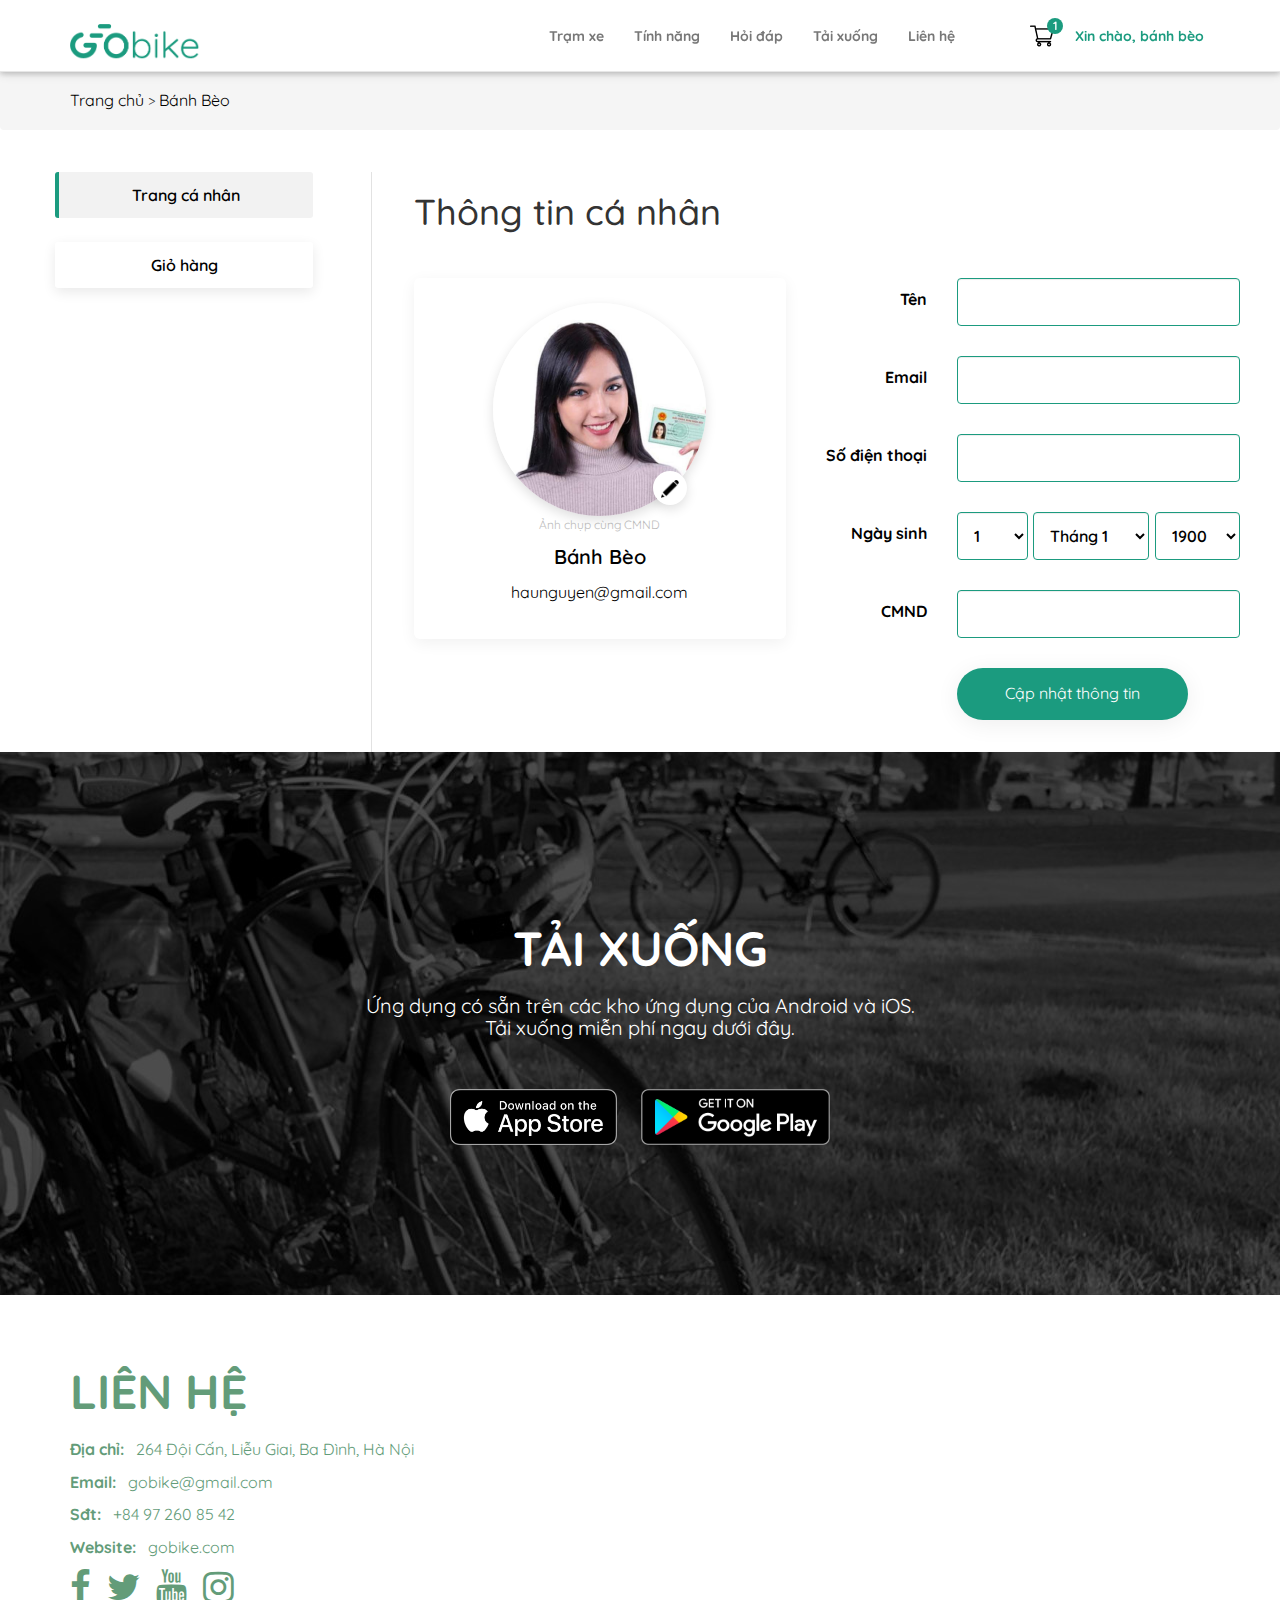
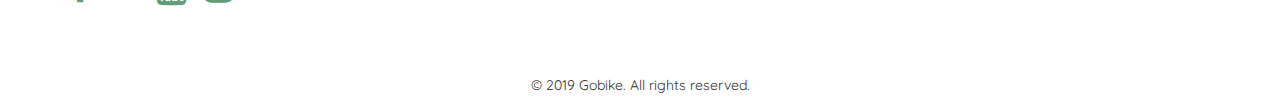
<file: cart-pending.html>
<!DOCTYPE html>
<html lang="en">

<head>
    <meta charset="UTF-8">
    <meta name="viewport" content="width=device-width, initial-scale=1.0">
    <meta http-equiv="X-UA-Compatible" content="ie=edge">
    <link rel="shortcut icon" type="image/png" href="images/gobike logo square-01.png">
    <link rel="stylesheet" href="css/bootstrap.min.css">
    <link
        href="https://fonts.googleapis.com/css?family=Quicksand:300,400,500,700&display=swap&subset=latin-ext,vietnamese"
        rel="stylesheet">
    <link rel="stylesheet" href="https://maxcdn.bootstrapcdn.com/font-awesome/4.7.0/css/font-awesome.min.css">
    <link rel="stylesheet" type="text/css" href="css/style.css">
    <link rel="stylesheet" type="text/css" href="css/custom.min.css">
    <title>Gobike</title>
    <script src="js/jquery.min.js"></script>
    <script src="js/bootstrap.min.js"></script>
</head>

<body data-spy="scroll">
    <div class="cart-pending">
        <div class="menu" id="gobike">
            <nav class="navbar navbar-default navbar-fixed-top">
                <div class="container">
                    <div class="navbar-header">
                        <button type="button" class="navbar-toggle" data-toggle="collapse" data-target="#myNavbar">
                            <span class="icon-bar"></span>
                            <span class="icon-bar"></span>
                            <span class="icon-bar"></span>
                        </button>
                        <a class="navbar-brand" href="./index.html"><img src="images/gobike_logo_full.png" alt=""></a>
                    </div>
                    <div class="collapse navbar-collapse" id="myNavbar">
                        <ul class="nav navbar-nav navbar-right">
                            <li><a href="./tram-xe.html">Trạm xe</a></li>
                            <li><a href="./index.html#features">Tính năng</a></li>
                            <li><a href="./index.html#faq">Hỏi đáp</a></li>
                            <li><a href="./index.html#download">Tải xuống</a></li>
                            <li><a href="./index.html#contact">Liên hệ</a></li>
                            <li>
                                <a href="./cart-pending.html">
                                    <div class="header_main_cart">
                                        <img class="cart_icon" src="./images/images/shopping-cart.png" alt="">
                                        <span class="total_cart">1</span>
                                    </div>
                                    <div class="clear"></div>
                                </a>
                            </li>
                            <li  class="user">
                                <div class="dropdown">
                                    <button class="" type="button" data-toggle="dropdown">Xin chào, bánh bèo</button>
                                    <ul class="dropdown-menu">
                                        <li><a href="#">Thông tin cá nhân</a></li>
                                        <li><a href="#">Đăng xuất</a></li>
                                    </ul>
                                </div>
                            </li>
                        </ul>
                    </div>
                </div>
            </nav>
        </div>
        <div class="breadcrumb">
            <div class="container">
                <a href="./index.html">Trang chủ</a> >
                <a href="#">Bánh Bèo</a>
            </div>
        </div>
        <div class="content">
            <div class="container">
                <div class="row">
                    <div class="col-md-4 col-left">
                        <div>
                            <button class="customer active">Trang cá nhân</button>
                        </div>
                        <div>
                            <button class="cart">Giỏ hàng</button>
                        </div>
                    </div>
                    <div class="col-md-8 col-right" id="customer">
                        <di class="">
                            <h1 class="title1">Thông tin cá nhân</h1>
                        </di>
                        <div class="row">
                            <div class="col-md-6 cmt">
                                <div class="image">
                                    <img id="blah" src="images/images/image_74.png" alt="">
                                    <button class="pen">
                                        <img src="images/images/pen.png" alt="">
                                    </button>
                                    <input type="file" id="imgInp" style="display: none;">
                                </div>
                                <p class="p1">Ảnh chụp cùng CMND</p>
                                <p class="name">Bánh Bèo</p>
                                <p class="email">haunguyen@gmail.com</p>
                            </div>
                            <div class="col-md-6 info">
                                <div class="row item">
                                    <div class="col-md-4 text-right"><label>Tên</label></div>
                                    <div class="col-md-8"><input type="text" class="form-control"></div>
                                </div>
                                <div class="row item">
                                    <div class="col-md-4 text-right"><label>Email</label></div>
                                    <div class="col-md-8"><input type="text" class="form-control"></div>
                                </div>
                                <div class="row item">
                                    <div class="col-md-4 text-right"><label>Số điện thoại</label></div>
                                    <div class="col-md-8"><input type="text" class="form-control"></div>
                                </div>
                                <div class="row item">
                                    <div class="col-md-4 text-right"><label>Ngày sinh</label></div>
                                    <div class="col-md-8">
                                        <select name="" id="" class="day form-control">
                                            
                                        </select>
                                        <select name="" id="" class="month form-control">
                                            
                                        </select>
                                        <select name="" id="" class="year form-control">
                                            
                                        </select>
                                    </div>
                                </div>
                                <div class="row item">
                                    <div class="col-md-4 text-right"><label>CMND</label></div>
                                    <div class="col-md-8"><input type="text" class="form-control"></div>
                                </div>
                                <div class="row item">
                                    <div class="col-md-4 text-right"></div>
                                    <div class="col-md-8">
                                        <button class="update"> Cập nhật thông tin</button>
                                    </div>
                                </div>
                            </div>
                        </div>
                    </div>
                    <div class="col-md-8 col-right" id="cart" style="display: none;">
                        <div class="">
                            <div class="">
                                <h1 class="title1">Giỏ hàng</h1>
                            </div>
                            <div class="status">
                                <div class="cho-xac-nhan active">
                                    <label for="">Chờ xác nhận</label>
                                    <div class="border active"></div>
                                </div>
                                <div class="da-giao">
                                    <label for="">Đã giao</label>
                                    <div class="border"></div>
                                </div>
                            </div>
                            
                            <div id="cho-xac-nhan">
                                <div class="item detail">
                                    <div class="img">
                                        <img src="images/images/img_card.png" alt="">
                                    </div>
                                    <div class="aa">
                                        <p class="aa_name">Blue CS</p>
                                        <p class="aa_bottom"><img src="images/images/icon_aa.png" alt=""> SAVA Bike Việt Nam </p>
                                    </div>
                                    <div class="price">250.000 VNĐ / giờ</div>
                                    <div class="quantity">Số lượng: <span class="number">1</span></div>
                                    <div class="action">
                                        <button class="submit">Chấp nhận</button>
                                        <button class="unsubmit">Từ chối</button>
                                    </div>
                                </div>
                            </div>
                            <div id="da-giao" style="display: none;">
                                <div class="item detail">
                                    <div class="img">
                                        <img src="images/images/img_card.png" alt="">
                                    </div>
                                    <div class="aa">
                                        <p class="aa_name">Blue CS</p>
                                        <p class="aa_bottom"><img src="images/images/icon_aa.png" alt=""> SAVA Bike Việt Nam </p>
                                    </div>
                                    <div class="price">250.000 VNĐ / giờ</div>
                                    <div class="quantity">Số lượng: <span class="number">1</span></div>
                                    <div class="action">
                                        <button class="submit">Kích hoạt</button>
                                    </div>
                                </div>
                            </div>
                        </div>
                    </div>
                </div>
            </div>
        </div>
        <div class="download" id="download">
            <div class="container">
                <div class="col-xs-12 col-sm-12 col-md-12 col-lg-12 header">
                    <h1>TẢI XUỐNG</h1>
                    <h5>Ứng dụng có sẵn trên các kho ứng dụng của Android và iOS. Tải xuống miễn phí ngay dưới đây.</h5>
                </div>
                
                <div class="col-xs-12 col-sm-12 col-md-12 col-lg-12 download_items">
                    <a href="https://www.apple.com/itunes/"><img src="images/Download_on_the_App_.png" alt=""></a>
                    <a href="https://play.google.com/store"><img src="images/GooglePlay.png" alt="" id="ggplay"></a>
                </div>
                
            </div>
        </div>
        <div class="contact" id="contact">
            
            <div class="container">
                
                <div class="col-xs-12 col-sm-4 col-md-4 col-lg-4 header">
                    <h1>LIÊN HỆ</h1>
                    <p><b>Địa chỉ:</b> &nbsp; 264 Đội Cấn, Liễu Giai, Ba Đình, Hà Nội</p>
                    <p><b>Email:</b> &nbsp; gobike@gmail.com</p>
                    <p><b>Sđt:</b> &nbsp; +84 97 260 85 42</p>
                    <p><b>Website:</b> &nbsp; gobike.com</p>
                    <a href=""><i class="fa fa-facebook" aria-hidden="true"></i></a>
                    <a href=""><i class="fa fa-twitter" aria-hidden="true"></i></a>
                    <a href=""><i class="fa fa-youtube" aria-hidden="true"></i></a>
                    <a href=""><i class="fa fa-instagram" aria-hidden="true"></i></a>
                </div>
                <div class="col-xs-12 col-sm-8 col-md-8 col-lg-8">
                    <iframe src="https://www.google.com/maps/embed?pb=!1m14!1m8!1m3!1d930.9772802276518!2d105.8157693!3d21.036322!3m2!1i1024!2i768!4f13.1!3m3!1m2!1s0x3135ab128a5877fb%3A0x25ffe241d7282db2!2zVsawxqFuZyBRdeG7kWMgU8OhbmcgVOG6oW8gRlBUIEFyZW5hIE11bHRpbWVkaWE!5e0!3m2!1svi!2s!4v1561442925366!5m2!1svi!2s" width="100%" height="300" frameborder="0" style="border:0" allowfullscreen></iframe>
                </div>
                
            </div>
            
        </div>
        <div class="footer">
            <p>© 2019 Gobike. All rights reserved.</p>
        </div>
    </div>
    <script src="js/script.js"></script>
    <script>
        $(document).on('click', '.cart-pending .customer', function () {
            $(this).addClass('active');
            $('.cart-pending .cart').removeClass('active');
            $('.cart-pending #customer').show();
            $('.cart-pending #cart').hide();
        })
        $(document).on('click', '.cart-pending .cart', function () {
            $(this).addClass('active');
            $('.cart-pending .customer').removeClass('active');
            $('.cart-pending #cart').show();
            $('.cart-pending #customer').hide();
        })

        $(document).on('click', '.cart-pending .cho-xac-nhan', function () {
            $(this).addClass('active');
            $('.cart-pending .da-giao').removeClass('active');
            $('.cart-pending #cho-xac-nhan').show();
            $('.cart-pending #da-giao').hide();
        })
        $(document).on('click', '.cart-pending .da-giao', function () {
            $(this).addClass('active');
            $('.cart-pending .cho-xac-nhan').removeClass('active');
            $('.cart-pending #da-giao').show();
            $('.cart-pending #cho-xac-nhan').hide();
        })


        $(document).on('click','.pen',function(){
            $('#imgInp').click();
        })

        function readURL(input) {
            if (input.files && input.files[0]) {
                var reader = new FileReader();
                
                reader.onload = function(e) {
                    $('#blah').attr('src', e.target.result);
                }
                
                reader.readAsDataURL(input.files[0]); // convert to base64 string
            }
            }

        $("#imgInp").change(function() {
            readURL(this);
        });

        $(document).ready(function(){
            let row_day = $('body').find('.day');
            let row_month = $('body').find('.month');
            let row_year = $('body').find('.year');
            let day = '';
            let month = '';
            let year = '';
            for(let i=1;i<=31;i++){
                day+=`<option>${i}</option>`
            }
            for(let i=1;i<=12;i++){
                month+=`<option>Tháng ${i}</option>`
            }
            for(let i=1900;i<=2020;i++){
                year+=`<option>${i}</option>`
            }
            row_day.html(day);
            row_month.html(month);
            row_year.html(year);
        })





    </script>

</body>

</html>
</file>
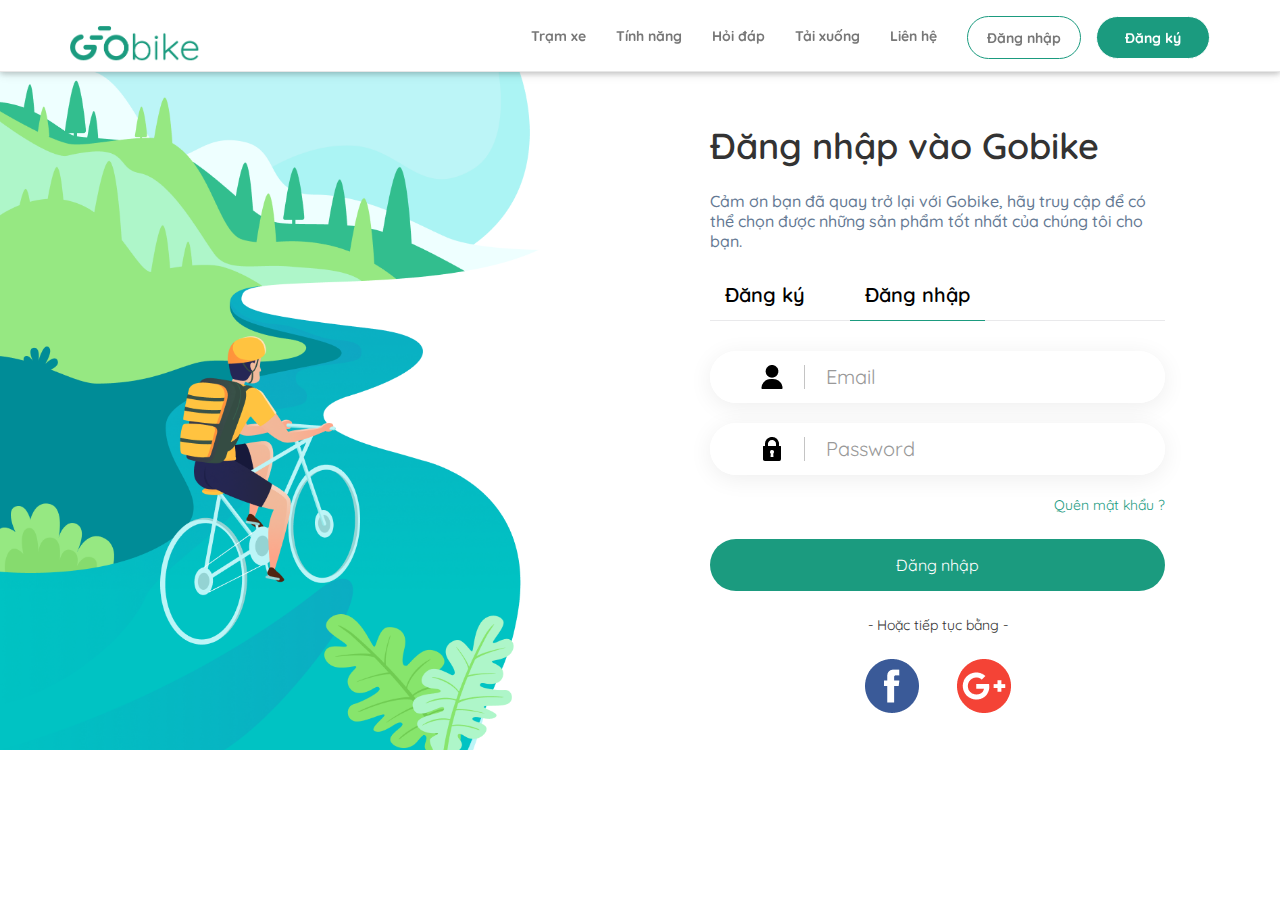
<file: dang-nhap.html>
<!DOCTYPE html>
<html lang="en">

<head>
    <meta charset="UTF-8">
    <meta name="viewport" content="width=device-width, initial-scale=1.0">
    <meta http-equiv="X-UA-Compatible" content="ie=edge">
    <link rel="shortcut icon" type="image/png" href="images/gobike logo square-01.png">
    <link rel="stylesheet" href="css/bootstrap.min.css">
    <link
        href="https://fonts.googleapis.com/css?family=Quicksand:300,400,500,700&display=swap&subset=latin-ext,vietnamese"
        rel="stylesheet">
    <link rel="stylesheet" href="https://maxcdn.bootstrapcdn.com/font-awesome/4.7.0/css/font-awesome.min.css">
    <link rel="stylesheet" type="text/css" href="css/style.css">
    <link rel="stylesheet" type="text/css" href="css/custom.min.css">
    <title>Gobike</title>
    <script src="js/jquery.min.js"></script>
    <script src="js/bootstrap.min.js"></script>
</head>

<body data-target=".navbar" data-offset="50">
    <div class="register_login">
        <div class="menu" id="gobike">
            <nav class="navbar navbar-default navbar-fixed-top">
                <div class="container">
                    <div class="navbar-header">
                        <button type="button" class="navbar-toggle" data-toggle="collapse" data-target="#myNavbar">
                            <span class="icon-bar"></span>
                            <span class="icon-bar"></span>
                            <span class="icon-bar"></span>
                        </button>
                        <a class="navbar-brand" href="./index.html"><img src="images/gobike_logo_full.png" alt=""></a>
                    </div>
                    <div class="collapse navbar-collapse" id="myNavbar">
                        <ul class="nav navbar-nav navbar-right">
                            <li><a href="./tram-xe.html">Trạm xe</a></li>
                            <li><a href="./index.html#features">Tính năng</a></li>
                            <li><a href="./index.html#faq">Hỏi đáp</a></li>
                            <li><a href="./index.html#download">Tải xuống</a></li>
                            <li><a href="./index.html#contact">Liên hệ</a></li>
                            <li class="li-login"><a class="btn-login text-center" href="#dang_nhap">Đăng nhập</a></li>
                            <li class="li-register"><a class="btn-register text-center" href="#dang_ky">Đăng ký</a></li>
                        </ul>
                    </div>
                </div>
            </nav>
        </div>
        <div class="" style="margin-top:70px">
            <div class="row">
                <div class="col-md-6 col-left">
                    <img src="./images/images/Frame.png" alt="" class="frame">
                </div>
                <div class="col-md-6 col-right">
                    <div class="title1">
                        Đăng nhập vào Gobike
                    </div>
                    <div class="description">
                        Cảm ơn bạn đã quay trở lại với Gobike, hãy truy cập để có thể chọn được những sản phẩm tốt nhất của chúng tôi cho bạn.
                    </div>
                    <div class="form">
                        <ul class="nav nav-tabs">
                            <li class="nav-login"><a data-toggle="tab" href="#dang_ky">Đăng ký</a></li>
                            <li class="nav-register active"><a data-toggle="tab" href="#dang_nhap">Đăng nhập</a></li>
                        </ul>

                        <div class="tab-content">
                            <div id="dang_ky" class="tab-pane fade">
                                <div class="input-group">
                                    <span class="input-group-addon" id="basic-addon1">
                                        <div class="icon">
                                            <img src="./images/images/fullname.png" alt="">
                                        </div>
                                    </span>
                                    <input type="text" class="form-control" placeholder="Full name" aria-describedby="basic-addon1">
                                </div>
                                <div class="input-group">
                                    <span class="input-group-addon" id="basic-addon1">
                                        <div class="icon">
                                            <img src="./images/images/user-21.png" alt="">
                                        </div>
                                    </span>
                                    <input type="text" class="form-control" placeholder="Email" aria-describedby="basic-addon1">
                                </div>
                                <div class="input-group">
                                    <span class="input-group-addon" id="basic-addon1">
                                        <div class="icon">
                                            <img src="./images/images/user-22.png" alt="">
                                        </div>
                                    </span>
                                    <input type="password" class="form-control" placeholder="Password" aria-describedby="basic-addon1">
                                </div>
                                <div class="input-group">
                                    <span class="input-group-addon" id="basic-addon1">
                                        <div class="icon">
                                            <img src="./images/images/user-24.png" alt="">
                                        </div>
                                    </span>
                                    <input type="text" class="form-control" placeholder="Phone number" aria-describedby="basic-addon1">
                                </div>
                                <div class="input-group">
                                    <span class="input-group-addon" id="basic-addon1">
                                        <div class="icon">
                                            <img src="./images/images/user-25.png" alt="">
                                        </div>
                                    </span>
                                    <input type="text" class="form-control" placeholder="ID number" aria-describedby="basic-addon1">
                                </div>
                                <div class="text-center">
                                    <button class="text-white btn-login">Đăng ký</button>
                                </div>
                            </div>
                            <div id="dang_nhap" class="tab-pane active">
                                <div class="input-group">
                                    <span class="input-group-addon" id="basic-addon1">
                                        <div class="icon">
                                            <img src="./images/images/user-21.png" alt="">
                                        </div>
                                    </span>
                                    <input type="text" class="form-control" placeholder="Email" aria-describedby="basic-addon1">
                                </div>
                                <div class="input-group">
                                    <span class="input-group-addon" id="basic-addon1">
                                        <div class="icon">
                                            <img src="./images/images/user-22.png" alt="">
                                        </div>
                                    </span>
                                    <input type="password" class="form-control" placeholder="Password" aria-describedby="basic-addon1">
                                </div>
                                <div class="text-right forget-password">
                                    Quên mật khẩu ?
                                </div>
                                <div class="text-center">
                                    <button class="text-white btn-login">Đăng nhập</button>
                                    <div>- Hoặc tiếp tục bằng -</div>
                                    <div class="login-social">
                                        <div class="facebook"><a href=""><img src="./images/images/facebook-21.png" alt=""></a></div>
                                        <div class="google"><a href=""><img src="./images/images/google-plus.png" alt=""></a></div>
                                    </div>
                                </div>
                            </div>
                        </div>
                    </div>
                </div>
            </div>
        </div>
        
    </div>
    <script src="js/script.js"></script>
    <script>
        var str = location.href.split('#')[1];
        if(str == 'dang_ky'){
            $('.nav-register').addClass('active');
            $('.nav-login').removeClass('active');
            $('#dang_ky').addClass('active in');
            $('#dang_nhap').removeClass('active in');
        }
        if(str == 'dang_nhap'){
            $('.nav-login').addClass('active');
            $('.nav-register').removeClass('active');
            $('#dang_nhap').addClass('active in');
            $('#dang_ky').removeClass('active in');
        }

        console.log(str);
        $('.menu .btn-login').on('click',function(){
            $('.nav-login').addClass('active');
            $('.nav-register').removeClass('active');
            $('#dang_nhap').addClass('active in');
            $('#dang_ky').removeClass('active in');
        })
        $('.menu .btn-register').on('click',function(){
            $('.nav-register').addClass('active');
            $('.nav-login').removeClass('active');
            $('#dang_ky').addClass('active in');
            $('#dang_nhap').removeClass('active in');
        })
    </script>
</body>

</html>
</file>
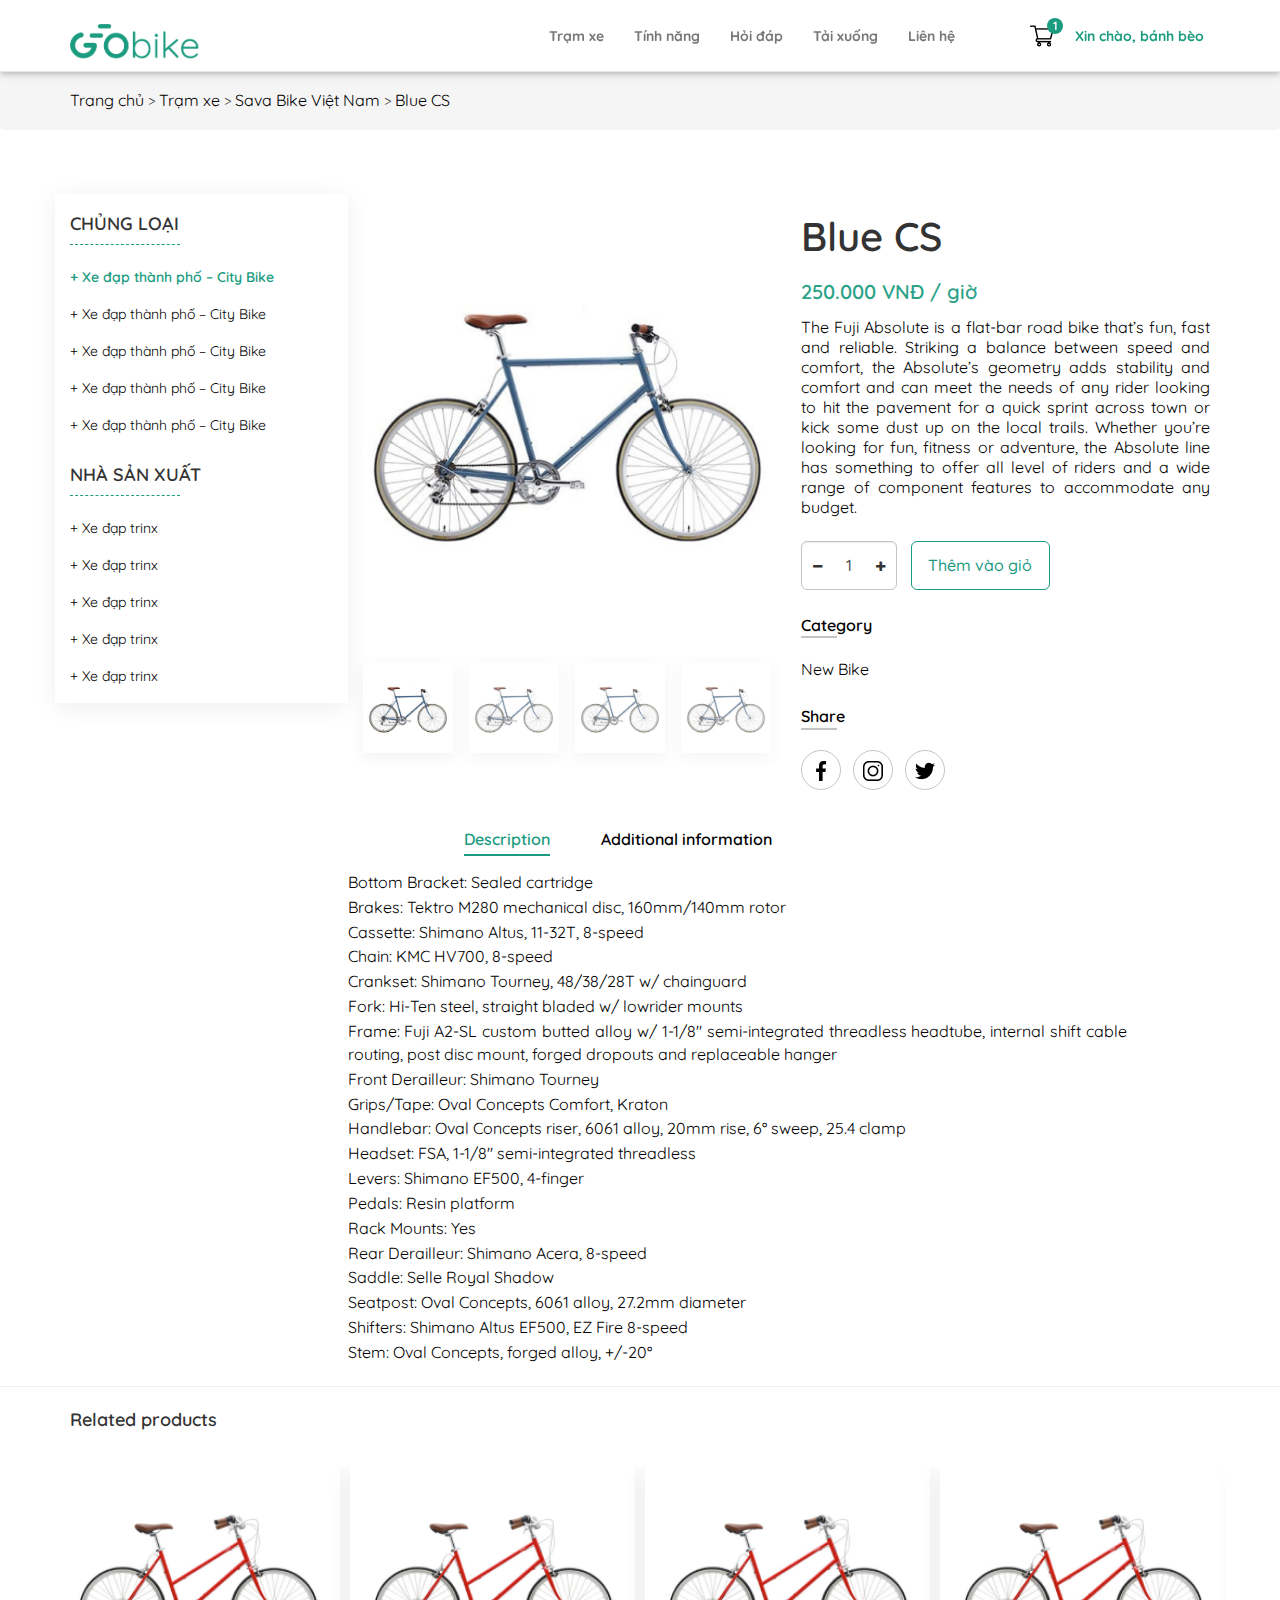
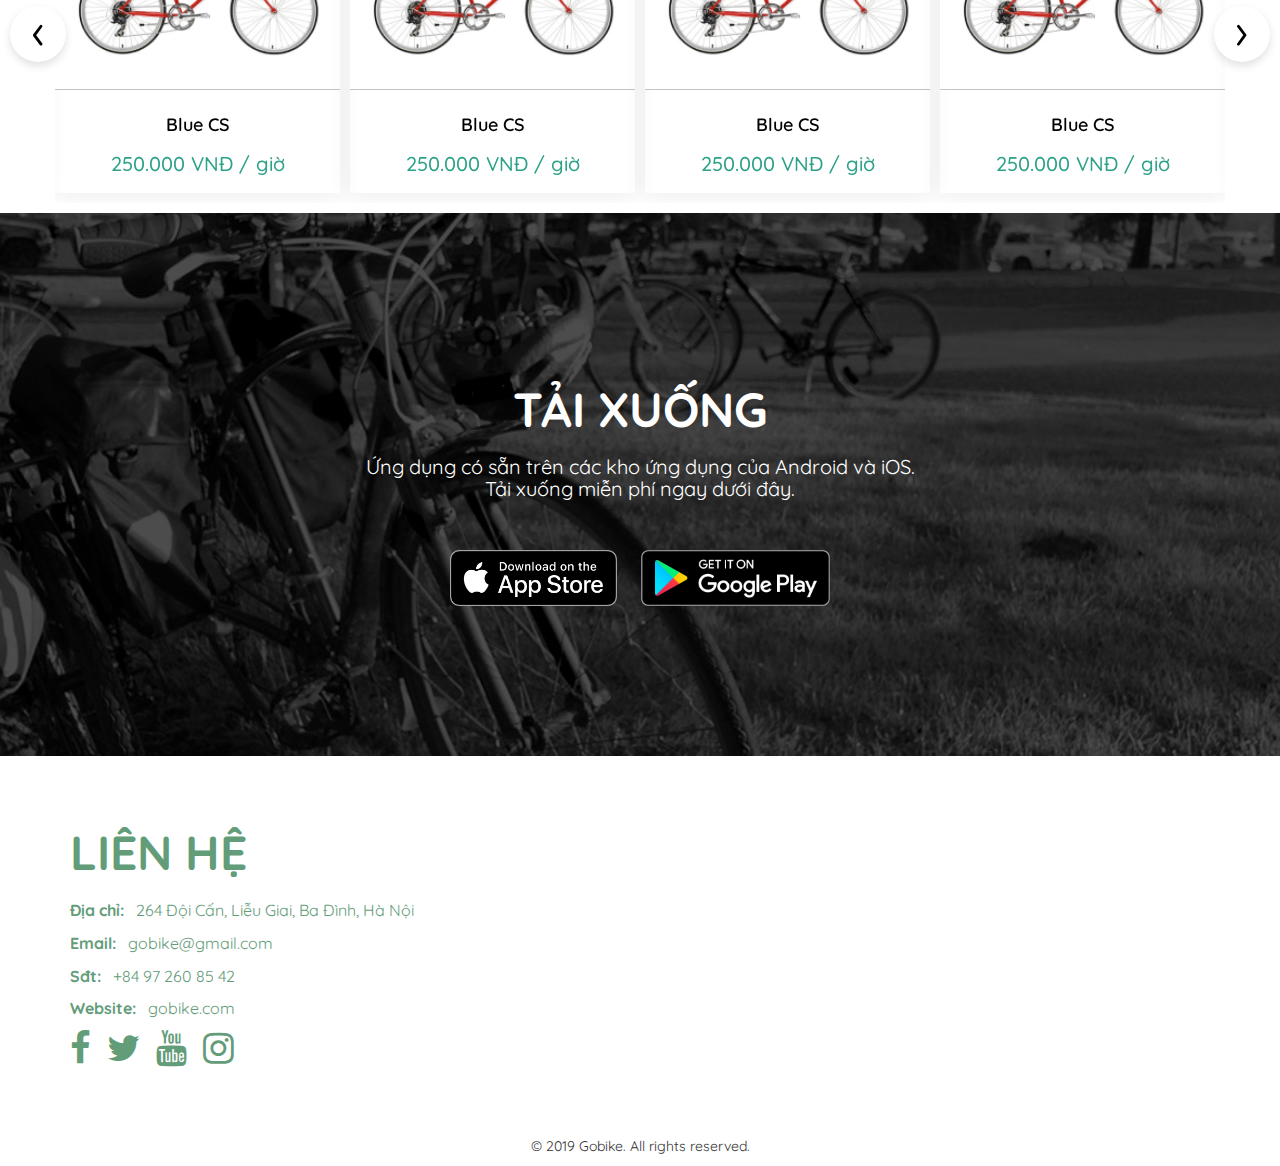
<file: product-detail.html>
<!DOCTYPE html>
<html lang="en">

<head>
    <meta charset="UTF-8">
    <meta name="viewport" content="width=device-width, initial-scale=1.0">
    <meta http-equiv="X-UA-Compatible" content="ie=edge">
    <link rel="shortcut icon" type="image/png" href="images/gobike logo square-01.png">
    <link rel="stylesheet" href="css/bootstrap.min.css">
    <link
        href="https://fonts.googleapis.com/css?family=Quicksand:300,400,500,700&display=swap&subset=latin-ext,vietnamese"
        rel="stylesheet">
    <link rel="stylesheet" href="https://maxcdn.bootstrapcdn.com/font-awesome/4.7.0/css/font-awesome.min.css">
    <link rel="stylesheet" href="css/owl.carousel.min.css">
    <link rel="stylesheet" href="css/owl.theme.default.min.css">
    <link rel="stylesheet" type="text/css" href="css/style.css">
    <link rel="stylesheet" type="text/css" href="css/custom.min.css">
    <title>Gobike</title>
    <script src="js/jquery.min.js"></script>
    <script src="js/bootstrap.min.js"></script>
    <script src="js/owl.carousel.js"></script>
    <script src="js/OwlCarousel2Thumbs.min.js"></script>
</head>

<body data-spy="scroll">
    <div class="product product-detail">
        <div class="menu" id="gobike">
            <nav class="navbar navbar-default navbar-fixed-top">
                <div class="container">
                    <div class="navbar-header">
                        <button type="button" class="navbar-toggle" data-toggle="collapse" data-target="#myNavbar">
                            <span class="icon-bar"></span>
                            <span class="icon-bar"></span>
                            <span class="icon-bar"></span>
                        </button>
                        <a class="navbar-brand" href="./index.html"><img src="images/gobike_logo_full.png" alt=""></a>
                    </div>
                    <div class="collapse navbar-collapse" id="myNavbar">
                        <ul class="nav navbar-nav navbar-right">
                            <li><a href="./tram-xe.html">Trạm xe</a></li>
                            <li><a href="./index.html#features">Tính năng</a></li>
                            <li><a href="./index.html#faq">Hỏi đáp</a></li>
                            <li><a href="./index.html#download">Tải xuống</a></li>
                            <li><a href="./index.html#contact">Liên hệ</a></li>
                            <li>
                                <a href="./cart-pending.html">
                                    <div class="header_main_cart">
                                        <img class="cart_icon" src="./images/images/shopping-cart.png" alt="">
                                        <span class="total_cart">1</span>
                                    </div>
                                    <div class="clear"></div>
                                </a>
                            </li>
                            <li class="user">
                                <div class="dropdown">
                                    <button class="" type="button" data-toggle="dropdown">Xin chào, bánh bèo</button>
                                    <ul class="dropdown-menu">
                                        <li><a href="#">Thông tin cá nhân</a></li>
                                        <li><a href="#">Đăng xuất</a></li>
                                    </ul>
                                </div>
                            </li>
                        </ul>
                    </div>
                </div>
            </nav>
        </div>
        <div class="breadcrumb">
            <div class="container">
                <a href="./index.html">Trang chủ</a> >
                <a href="./tram-xe.html">Trạm xe</a> >
                <a href="./product.html">Sava Bike Việt Nam</a> >
                <a href="#">Blue CS</a>
            </div>
        </div>
        <div class="content">
            <div class="container">
                <div class="row">
                    <div class="col-md-3 col-left">
                        <div class="chung-loai">
                            <h3 class="title1">Chủng loại</h3>
                            <div class="border"></div>
                            <ul>
                                <li class="active"><a href="">+ Xe đạp thành phố – City Bike</a></li>
                                <li><a href="">+ Xe đạp thành phố – City Bike</a></li>
                                <li><a href="">+ Xe đạp thành phố – City Bike</a></li>
                                <li><a href="">+ Xe đạp thành phố – City Bike</a></li>
                                <li><a href="">+ Xe đạp thành phố – City Bike</a></li>
                            </ul>
                        </div>
                        <div class="nha-sx">
                            <h3 class="title1">Nhà sản xuất</h3>
                            <div class="border"></div>
                            <ul>
                                <li><a href="">+ Xe đạp trinx</a></li>
                                <li><a href="">+ Xe đạp trinx</a></li>
                                <li><a href="">+ Xe đạp trinx</a></li>
                                <li><a href="">+ Xe đạp trinx</a></li>
                                <li><a href="">+ Xe đạp trinx</a></li>
                            </ul>
                        </div>
                    </div>
                    <div class="col-md-9 detail-right">
                        <div class="row">
                            <div class="col-md-6">
                                <div class="main-slider owl-carousel">
                                    <div class="item">
                                        <img data-thumb='<img src="images/images/product_detail.png" />'
                                            src="images/images/product_detail.png" alt="photo">
                                    </div>
                                    <div class="item">
                                        <img data-thumb='<img src="images/images/product_detail.png" />'
                                            src="images/images/product_detail.png" alt="photo">
                                    </div>
                                    <div class="item">
                                        <img data-thumb='<img src="images/images/product_detail.png" />'
                                            src="images/images/product_detail.png" alt="photo">
                                    </div>
                                    <div class="item">
                                        <img data-thumb='<img src="images/images/product_detail.png" />'
                                            src="images/images/product_detail.png" alt="photo">
                                    </div>
                                </div>

                            </div>
                            <div class="col-md-6">
                                <h1 class="title1">Blue CS</h1>
                                <p class="price">250.000 VNĐ / giờ</p>
                                <p class="description">The Fuji Absolute is a flat-bar road bike that’s fun, fast and
                                    reliable. Striking a balance between speed and comfort, the Absolute’s geometry adds
                                    stability and comfort and can meet the needs of any rider looking to hit the
                                    pavement for a quick sprint across town or kick some dust up on the local trails.
                                    Whether you’re looking for fun, fitness or adventure, the Absolute line has
                                    something to offer all level of riders and a wide range of component features to
                                    accommodate any budget.</p>

                                <div class="row">
                                    <div class="col-sm-3 quantity">
                                        <div class="input-group ">
                                            <button class="btn-dark btn-sm" id="minus-btn"><i
                                                    class="fa fa-minus"></i></button>
                                            <input type="text" id="qty_input" class="form-control form-control-sm"
                                                value="1" min="1">
                                            <button class="btn-dark btn-sm" id="plus-btn"><i
                                                    class="fa fa-plus"></i></button>
                                        </div>
                                    </div>
                                    <div class="col-sm-3 add-to-cart">
                                        <button>Thêm vào giỏ</button>
                                    </div>
                                </div>

                                <div class="category">
                                    <a class="">Category</a>
                                </div>
                                <div class="line"></div>
                                <div class="new-bike">
                                    <a class="new-bike">New Bike</a>
                                </div>
                                <div class="share">
                                    <a class="share">Share</a>
                                </div>
                                <div class="line"></div>
                                <div class="row social">
                                    <div class="col-12 social_child">
                                        <div class="">
                                            <a href=""><button><img src="./images/images/facebook.png"
                                                        alt=""></button></a>
                                        </div>
                                        <div class="">
                                            <a href=""><button><img src="./images/images/instagram.png"
                                                        alt=""></button></a>
                                        </div>
                                        <div class="">
                                            <a href=""><button><img src="./images/images/twitter.png"
                                                        alt=""></button></a>
                                        </div>
                                    </div>
                                </div>
                            </div>
                        </div>
                        <div class="row intro">
                            <div class="intro-title">
                                <div class="active p1" style="margin-left: 23%;">
                                    Description
                                    <div class="line1"></div>
                                </div>
                                <div class="p2" style="margin-left: 10%;">
                                    Additional information
                                    <div class="line1"></div>
                                </div>
                            </div>
                            <div id="p1">
                                <p>
                                    Bottom Bracket: Sealed cartridge
                                </p>
                                <p>
                                    Brakes: Tektro M280 mechanical disc, 160mm/140mm rotor
                                </p>
                                <p>
                                    Cassette: Shimano Altus, 11-32T, 8-speed
                                </p>
                                <p>
                                    Chain: KMC HV700, 8-speed
                                </p>
                                <p>
                                    Crankset: Shimano Tourney, 48/38/28T w/ chainguard
                                </p>
                                <p>
                                    Fork: Hi-Ten steel, straight bladed w/ lowrider mounts
                                </p>
                                <p>
                                    Frame: Fuji A2-SL custom butted alloy w/ 1-1/8″ semi-integrated threadless headtube,
                                    internal shift cable routing, post disc mount, forged dropouts and replaceable
                                    hanger
                                </p>
                                <p>
                                    Front Derailleur: Shimano Tourney
                                </p>
                                <p>
                                    Grips/Tape: Oval Concepts Comfort, Kraton
                                </p>
                                <p>
                                    Handlebar: Oval Concepts riser, 6061 alloy, 20mm rise, 6° sweep, 25.4 clamp
                                </p>
                                <p>
                                    Headset: FSA, 1-1/8″ semi-integrated threadless
                                </p>
                                <p>
                                    Levers: Shimano EF500, 4-finger
                                </p>
                                <p>
                                    Pedals: Resin platform
                                </p>
                                <p>
                                    Rack Mounts: Yes
                                </p>
                                <p>
                                    Rear Derailleur: Shimano Acera, 8-speed
                                </p>
                                <p>
                                    Saddle: Selle Royal Shadow
                                </p>
                                <p>
                                    Seatpost: Oval Concepts, 6061 alloy, 27.2mm diameter
                                </p>
                                <p>
                                    Shifters: Shimano Altus EF500, EZ Fire 8-speed
                                </p>
                                <p>
                                    Stem: Oval Concepts, forged alloy, +/-20°
                                </p>
                            </div>
                            <div id="p2" style="display: none;">
                                <p>
                                    Chain: KMC HV700, 8-speed
                                </p>
                                <p>
                                    Crankset: Shimano Tourney, 48/38/28T w/ chainguard
                                </p>
                                <p>
                                    Fork: Hi-Ten steel, straight bladed w/ lowrider mounts
                                </p>
                                <p>
                                    Frame: Fuji A2-SL custom butted alloy w/ 1-1/8″ semi-integrated threadless headtube,
                                    internal shift cable routing, post disc mount, forged dropouts and replaceable
                                    hanger
                                </p>
                                <p>
                                    Front Derailleur: Shimano Tourney
                                </p>
                                <p>
                                    Grips/Tape: Oval Concepts Comfort, Kraton
                                </p>
                                <p>
                                    Handlebar: Oval Concepts riser, 6061 alloy, 20mm rise, 6° sweep, 25.4 clamp
                                </p>
                                <p>
                                    Headset: FSA, 1-1/8″ semi-integrated threadless
                                </p>
                                <p>
                                    Levers: Shimano EF500, 4-finger
                                </p>
                                <p>
                                    Pedals: Resin platform
                                </p>
                                <p>
                                    Rack Mounts: Yes
                                </p>
                            </div>
                        </div>
                    </div>
                </div>
            </div>
            <hr>
            <div class="container">
                <p class="related-products">Related products</p>
                <div class="row">
                    <div class="col-12">
                        <div class="product-slider owl-carousel owl-theme">
                            <div class="item">
                                <div class="card text-center">
                                    <a href="./product-detail.html"><img src="./images/images/product_slide.png"
                                            class="card-img-top" alt="..."></a>
                                    <div class="card-body">
                                        <a href="./product-detail.html">
                                            <h5 class="card-title">Blue CS</h5>
                                        </a>
                                        <p class="card-text">250.000 VNĐ / giờ</p>
                                    </div>
                                </div>
                            </div>
                            <div class="item">
                                <div class="card text-center">
                                    <a href="./product-detail.html"><img src="./images/images/product_slide.png"
                                            class="card-img-top" alt="..."></a>
                                    <div class="card-body">
                                        <a href="./product-detail.html">
                                            <h5 class="card-title">Blue CS</h5>
                                        </a>
                                        <p class="card-text">250.000 VNĐ / giờ</p>
                                    </div>
                                </div>
                            </div>
                            <div class="item">
                                <div class="card text-center">
                                    <a href="./product-detail.html"><img src="./images/images/product_slide.png"
                                            class="card-img-top" alt="..."></a>
                                    <div class="card-body">
                                        <a href="./product-detail.html">
                                            <h5 class="card-title">Blue CS</h5>
                                        </a>
                                        <p class="card-text">250.000 VNĐ / giờ</p>
                                    </div>
                                </div>
                            </div>
                            <div class="item">
                                <div class="card text-center">
                                    <a href="./product-detail.html"><img src="./images/images/product_slide.png"
                                            class="card-img-top" alt="..."></a>
                                    <div class="card-body">
                                        <a href="./product-detail.html">
                                            <h5 class="card-title">Blue CS</h5>
                                        </a>
                                        <p class="card-text">250.000 VNĐ / giờ</p>
                                    </div>
                                </div>
                            </div>
                            <div class="item">
                                <div class="card text-center">
                                    <a href="./product-detail.html"><img src="./images/images/product_slide.png"
                                            class="card-img-top" alt="..."></a>
                                    <div class="card-body">
                                        <a href="./product-detail.html">
                                            <h5 class="card-title">Blue CS</h5>
                                        </a>
                                        <p class="card-text">250.000 VNĐ / giờ</p>
                                    </div>
                                </div>
                            </div>
                        </div>
                    </div>
                </div>
            </div>
        </div>
        <div class="download" id="download">
            <div class="container">
                <div class="col-xs-12 col-sm-12 col-md-12 col-lg-12 header">
                    <h1>TẢI XUỐNG</h1>
                    <h5>Ứng dụng có sẵn trên các kho ứng dụng của Android và iOS. Tải xuống miễn phí ngay dưới đây.</h5>
                </div>

                <div class="col-xs-12 col-sm-12 col-md-12 col-lg-12 download_items">
                    <a href="https://www.apple.com/itunes/"><img src="images/Download_on_the_App_.png" alt=""></a>
                    <a href="https://play.google.com/store"><img src="images/GooglePlay.png" alt="" id="ggplay"></a>
                </div>

            </div>
        </div>
        <div class="contact" id="contact">

            <div class="container">

                <div class="col-xs-12 col-sm-4 col-md-4 col-lg-4 header">
                    <h1>LIÊN HỆ</h1>
                    <p><b>Địa chỉ:</b> &nbsp; 264 Đội Cấn, Liễu Giai, Ba Đình, Hà Nội</p>
                    <p><b>Email:</b> &nbsp; gobike@gmail.com</p>
                    <p><b>Sđt:</b> &nbsp; +84 97 260 85 42</p>
                    <p><b>Website:</b> &nbsp; gobike.com</p>
                    <a href=""><i class="fa fa-facebook" aria-hidden="true"></i></a>
                    <a href=""><i class="fa fa-twitter" aria-hidden="true"></i></a>
                    <a href=""><i class="fa fa-youtube" aria-hidden="true"></i></a>
                    <a href=""><i class="fa fa-instagram" aria-hidden="true"></i></a>
                </div>
                <div class="col-xs-12 col-sm-8 col-md-8 col-lg-8">
                    <iframe
                        src="https://www.google.com/maps/embed?pb=!1m14!1m8!1m3!1d930.9772802276518!2d105.8157693!3d21.036322!3m2!1i1024!2i768!4f13.1!3m3!1m2!1s0x3135ab128a5877fb%3A0x25ffe241d7282db2!2zVsawxqFuZyBRdeG7kWMgU8OhbmcgVOG6oW8gRlBUIEFyZW5hIE11bHRpbWVkaWE!5e0!3m2!1svi!2s!4v1561442925366!5m2!1svi!2s"
                        width="100%" height="300" frameborder="0" style="border:0" allowfullscreen></iframe>
                </div>

            </div>

        </div>
        <div class="footer">
            <p>© 2019 Gobike. All rights reserved.</p>
        </div>
    </div>
    <script src="js/script.js"></script>
    <script>
        $(document).ready(function () {
            var owl = $('.main-slider');
            owl.owlCarousel({
                autoplayTimeout: 4000,
                loop: true,
                items: 1,
                center: true,
                thumbs: true,
                thumbImage: false,
                thumbsPrerendered: true,
                thumbContainerClass: 'owl-thumbs',
                thumbItemClass: 'owl-thumb-item',
                navText: ['<span class="prev">＜</span>', '<span class="next">＞</span>'],
            });
        });

        $('.product-slider').owlCarousel({
            loop: true,
            margin: 10,
            nav: true,
            responsive: {
                0: {
                    items: 1
                },
                600: {
                    items: 3
                },
                1000: {
                    items: 4
                }
            }
        })

        $(document).ready(function () {
            $('#qty_input').prop('disabled', true);
            $('#plus-btn').click(function () {
                $('#qty_input').val(parseInt($('#qty_input').val()) + 1);
            });
            $('#minus-btn').click(function () {
                $('#qty_input').val(parseInt($('#qty_input').val()) - 1);
                if ($('#qty_input').val() == 0) {
                    $('#qty_input').val(1);
                }
            });
        });

        $(document).on('click','.intro .intro-title .p1',function(){
            $(this).addClass('active');
            $('.intro .intro-title .p2').removeClass('active');
            $('.intro #p1').show();
            $('.intro #p2').hide();
        })
        $(document).on('click','.intro .intro-title .p2',function(){
            $(this).addClass('active');
            $('.intro .intro-title .p1').removeClass('active');
            $('.intro #p1').hide();
            $('.intro #p2').show();
        })

    </script>
</body>

</html>
</file>
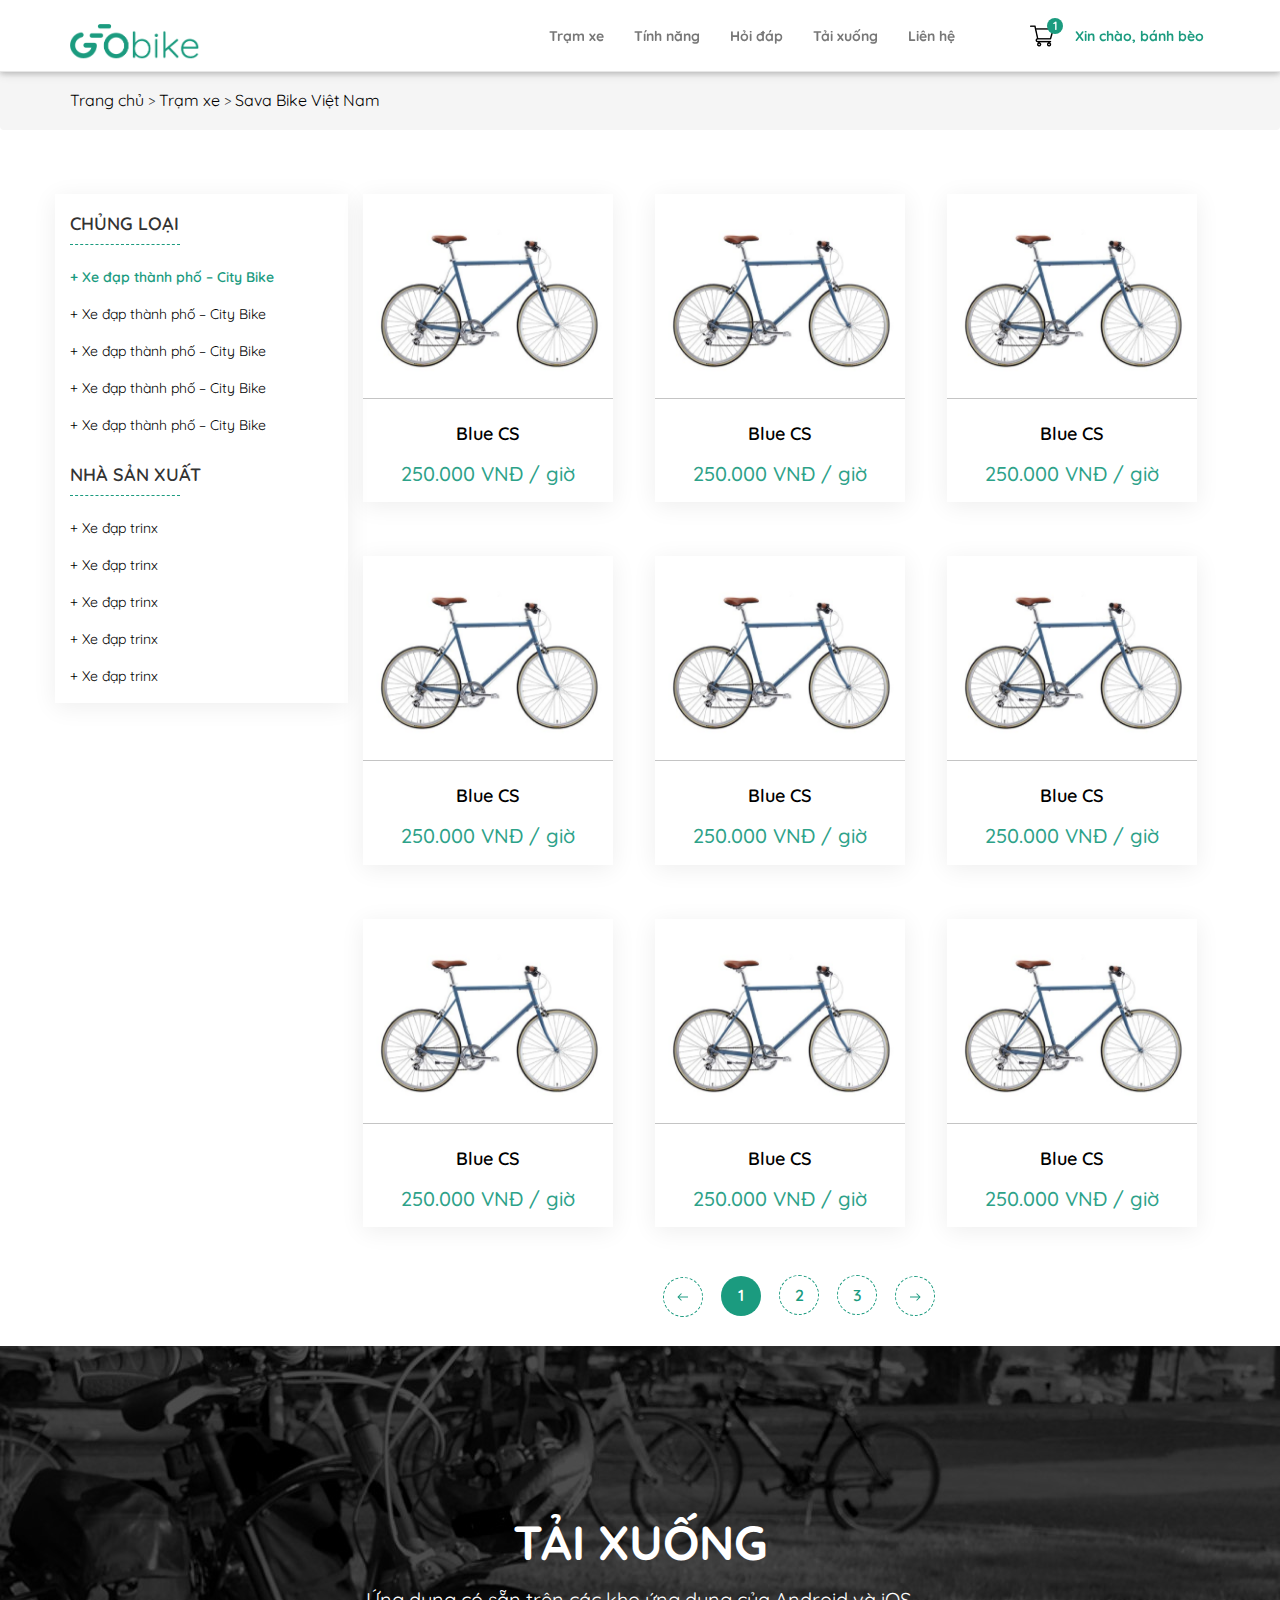
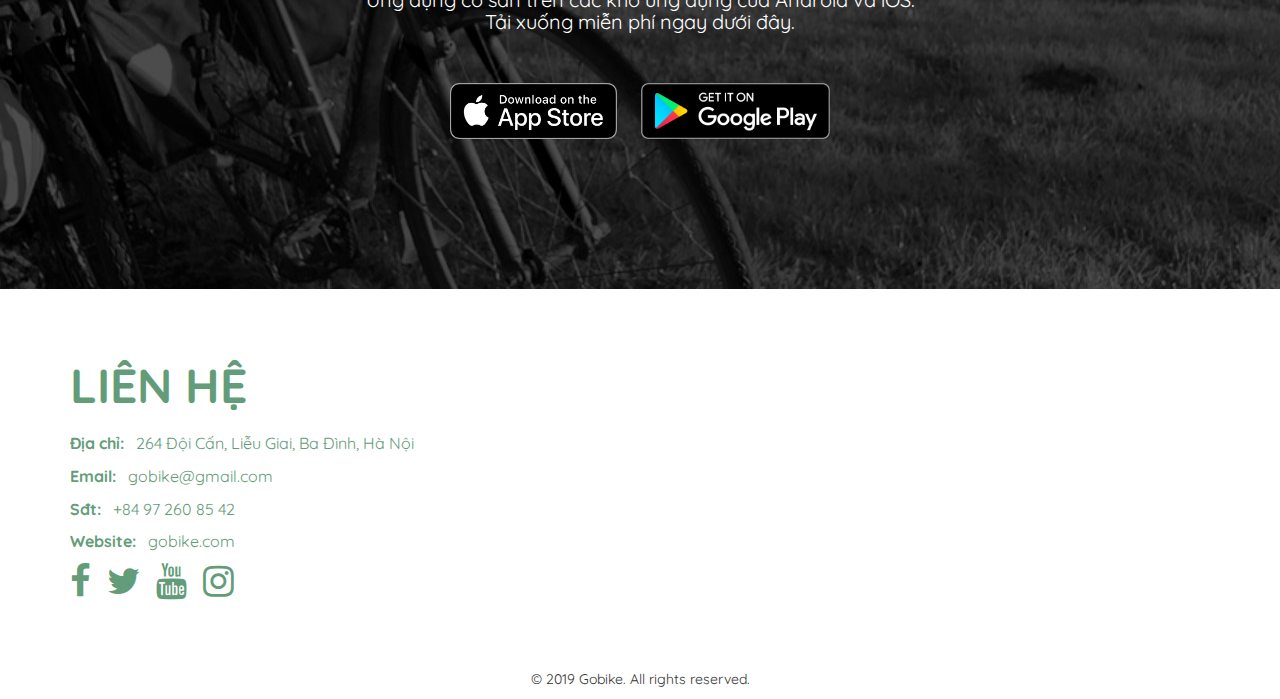
<file: product.html>
<!DOCTYPE html>
<html lang="en">

<head>
    <meta charset="UTF-8">
    <meta name="viewport" content="width=device-width, initial-scale=1.0">
    <meta http-equiv="X-UA-Compatible" content="ie=edge">
    <link rel="shortcut icon" type="image/png" href="images/gobike logo square-01.png">
    <link rel="stylesheet" href="css/bootstrap.min.css">
    <link
        href="https://fonts.googleapis.com/css?family=Quicksand:300,400,500,700&display=swap&subset=latin-ext,vietnamese"
        rel="stylesheet">
    <link rel="stylesheet" href="https://maxcdn.bootstrapcdn.com/font-awesome/4.7.0/css/font-awesome.min.css">
    <link rel="stylesheet" type="text/css" href="css/style.css">
    <link rel="stylesheet" type="text/css" href="css/custom.min.css">
    <title>Gobike</title>
    <script src="js/jquery.min.js"></script>
    <script src="js/bootstrap.min.js"></script>
</head>

<body data-spy="scroll">
    <div class="product">
        <div class="menu" id="gobike">
            <nav class="navbar navbar-default navbar-fixed-top">
                <div class="container">
                    <div class="navbar-header">
                        <button type="button" class="navbar-toggle" data-toggle="collapse" data-target="#myNavbar">
                            <span class="icon-bar"></span>
                            <span class="icon-bar"></span>
                            <span class="icon-bar"></span>
                        </button>
                        <a class="navbar-brand" href="./index.html"><img src="images/gobike_logo_full.png" alt=""></a>
                    </div>
                    <div class="collapse navbar-collapse" id="myNavbar">
                        <ul class="nav navbar-nav navbar-right">
                            <li><a href="./tram-xe.html">Trạm xe</a></li>
                            <li><a href="./index.html#features">Tính năng</a></li>
                            <li><a href="./index.html#faq">Hỏi đáp</a></li>
                            <li><a href="./index.html#download">Tải xuống</a></li>
                            <li><a href="./index.html#contact">Liên hệ</a></li>
                            <li>
                                <a href="./cart-pending.html">
                                    <div class="header_main_cart">
                                        <img class="cart_icon" src="./images/images/shopping-cart.png" alt="">
                                        <span class="total_cart">1</span>
                                    </div>
                                    <div class="clear"></div>
                                </a>
                            </li>
                            <li class="user">
                                <div class="dropdown">
                                    <button class="" type="button" data-toggle="dropdown">Xin chào, bánh bèo</button>
                                    <ul class="dropdown-menu">
                                        <li><a href="#">Thông tin cá nhân</a></li>
                                        <li><a href="#">Đăng xuất</a></li>
                                    </ul>
                                </div>
                            </li>
                        </ul>
                    </div>
                </div>
            </nav>
        </div>
        <div class="breadcrumb">
            <div class="container">
                <a href="./index.html">Trang chủ</a> >
                <a href="./tram-xe.html">Trạm xe</a> >
                <a href="#">Sava Bike Việt Nam</a>
            </div>
        </div>
        <div class="content">
            <div class="container">
                <div class="row">
                    <div class="col-md-3 col-left">
                        <div class="chung-loai">
                            <h3 class="title1">Chủng loại</h3>
                            <div class="border"></div>
                            <ul>
                                <li class="active"><a href="">+ Xe đạp thành phố – City Bike</a></li>
                                <li><a href="">+ Xe đạp thành phố – City Bike</a></li>
                                <li><a href="">+ Xe đạp thành phố – City Bike</a></li>
                                <li><a href="">+ Xe đạp thành phố – City Bike</a></li>
                                <li><a href="">+ Xe đạp thành phố – City Bike</a></li>
                            </ul>
                        </div>
                        <div class="nha-sx">
                            <h3 class="title1">Nhà sản xuất</h3>
                            <div class="border"></div>
                            <ul>
                                <li><a href="">+ Xe đạp trinx</a></li>
                                <li><a href="">+ Xe đạp trinx</a></li>
                                <li><a href="">+ Xe đạp trinx</a></li>
                                <li><a href="">+ Xe đạp trinx</a></li>
                                <li><a href="">+ Xe đạp trinx</a></li>
                            </ul>
                        </div>
                    </div>
                    <div class="col-md-9 col-right">
                        <div class="row">
                            <div class="col-md-4">
                                <div class="card text-center">
                                    <a href="./product-detail.html"><img src="./images/images/product.png"
                                            class="card-img-top" alt="..."></a>
                                    <div class="card-body">
                                        <a href="./product-detail.html">
                                            <h5 class="card-title">Blue CS</h5>
                                        </a>
                                        <p class="card-text">250.000 VNĐ / giờ</p>
                                    </div>
                                    <div class="product_cart" style="display:none">
                                        <a href="">
                                            <img class="cart_icon" src="./images/images/product-cart.png" alt="">
                                        </a>
                                        <a href="">
                                            <img class="cart_bag" src="./images/images/shopping-bag.png" alt="">
                                        </a>
                                    </div>
                                </div>
                            </div>
                            <div class="col-md-4">
                                <div class="card text-center">
                                    <a href="./product-detail.html"><img src="./images/images/product.png"
                                            class="card-img-top" alt="..."></a>
                                    <div class="card-body">
                                        <a href="./product-detail.html">
                                            <h5 class="card-title">Blue CS</h5>
                                        </a>
                                        <p class="card-text">250.000 VNĐ / giờ</p>
                                    </div>
                                    <div class="product_cart" style="display:none">
                                        <a href="">
                                            <img class="cart_icon" src="./images/images/product-cart.png" alt="">
                                        </a>
                                        <a href="">
                                            <img class="cart_bag" src="./images/images/shopping-bag.png" alt="">
                                        </a>
                                    </div>
                                </div>
                            </div>
                            <div class="col-md-4">
                                <div class="card text-center">
                                    <a href="./product-detail.html"><img src="./images/images/product.png"
                                            class="card-img-top" alt="..."></a>
                                    <div class="card-body">
                                        <a href="./product-detail.html">
                                            <h5 class="card-title">Blue CS</h5>
                                        </a>
                                        <p class="card-text">250.000 VNĐ / giờ</p>
                                    </div>
                                    <div class="product_cart" style="display:none">
                                        <a href="">
                                            <img class="cart_icon" src="./images/images/product-cart.png" alt="">
                                        </a>
                                        <a href="">
                                            <img class="cart_bag" src="./images/images/shopping-bag.png" alt="">
                                        </a>
                                    </div>
                                </div>
                            </div>
                        </div>
                        <div class="row">
                            <div class="col-md-4">
                                <div class="card text-center">
                                    <a href="./product-detail.html"><img src="./images/images/product.png"
                                            class="card-img-top" alt="..."></a>
                                    <div class="card-body">
                                        <a href="./product-detail.html">
                                            <h5 class="card-title">Blue CS</h5>
                                        </a>
                                        <p class="card-text">250.000 VNĐ / giờ</p>
                                    </div>
                                    <div class="product_cart" style="display:none">
                                        <a href="">
                                            <img class="cart_icon" src="./images/images/product-cart.png" alt="">
                                        </a>
                                        <a href="">
                                            <img class="cart_bag" src="./images/images/shopping-bag.png" alt="">
                                        </a>
                                    </div>
                                </div>
                            </div>
                            <div class="col-md-4">
                                <div class="card text-center">
                                    <a href="./product-detail.html"><img src="./images/images/product.png"
                                            class="card-img-top" alt="..."></a>
                                    <div class="card-body">
                                        <a href="./product-detail.html">
                                            <h5 class="card-title">Blue CS</h5>
                                        </a>
                                        <p class="card-text">250.000 VNĐ / giờ</p>
                                    </div>
                                    <div class="product_cart" style="display:none">
                                        <a href="">
                                            <img class="cart_icon" src="./images/images/product-cart.png" alt="">
                                        </a>
                                        <a href="">
                                            <img class="cart_bag" src="./images/images/shopping-bag.png" alt="">
                                        </a>
                                    </div>
                                </div>
                            </div>
                            <div class="col-md-4">
                                <div class="card text-center">
                                    <a href="./product-detail.html"><img src="./images/images/product.png"
                                            class="card-img-top" alt="..."></a>
                                    <div class="card-body">
                                        <a href="./product-detail.html">
                                            <h5 class="card-title">Blue CS</h5>
                                        </a>
                                        <p class="card-text">250.000 VNĐ / giờ</p>
                                    </div>
                                    <div class="product_cart" style="display:none">
                                        <a href="">
                                            <img class="cart_icon" src="./images/images/product-cart.png" alt="">
                                        </a>
                                        <a href="">
                                            <img class="cart_bag" src="./images/images/shopping-bag.png" alt="">
                                        </a>
                                    </div>
                                </div>
                            </div>
                        </div>
                        <div class="row">
                            <div class="col-md-4">
                                <div class="card text-center">
                                    <a href="./product-detail.html"><img src="./images/images/product.png"
                                            class="card-img-top" alt="..."></a>
                                    <div class="card-body">
                                        <a href="./product-detail.html">
                                            <h5 class="card-title">Blue CS</h5>
                                        </a>
                                        <p class="card-text">250.000 VNĐ / giờ</p>
                                    </div>
                                    <div class="product_cart" style="display:none">
                                        <a href="">
                                            <img class="cart_icon" src="./images/images/product-cart.png" alt="">
                                        </a>
                                        <a href="">
                                            <img class="cart_bag" src="./images/images/shopping-bag.png" alt="">
                                        </a>
                                    </div>
                                </div>
                            </div>
                            <div class="col-md-4">
                                <div class="card text-center">
                                    <a href="./product-detail.html"><img src="./images/images/product.png"
                                            class="card-img-top" alt="..."></a>
                                    <div class="card-body">
                                        <a href="./product-detail.html">
                                            <h5 class="card-title">Blue CS</h5>
                                        </a>
                                        <p class="card-text">250.000 VNĐ / giờ</p>
                                    </div>
                                    <div class="product_cart" style="display:none">
                                        <a href="">
                                            <img class="cart_icon" src="./images/images/product-cart.png" alt="">
                                        </a>
                                        <a href="">
                                            <img class="cart_bag" src="./images/images/shopping-bag.png" alt="">
                                        </a>
                                    </div>
                                </div>
                            </div>
                            <div class="col-md-4">
                                <div class="card text-center">
                                    <a href="./product-detail.html"><img src="./images/images/product.png"
                                            class="card-img-top" alt="..."></a>
                                    <div class="card-body">
                                        <a href="./product-detail.html">
                                            <h5 class="card-title">Blue CS</h5>
                                        </a>
                                        <p class="card-text">250.000 VNĐ / giờ</p>
                                    </div>
                                    <div class="product_cart" style="display:none">
                                        <a href="">
                                            <img class="cart_icon" src="./images/images/product-cart.png" alt="">
                                        </a>
                                        <a href="">
                                            <img class="cart_bag" src="./images/images/shopping-bag.png" alt="">
                                        </a>
                                    </div>
                                </div>
                            </div>
                        </div>

                        <!-- pagination -->
                        <div class="row">
                            <div class="col-md-12 text-center">
                                <ul class="pagination1">
                                    <li class="prev"><a href=""><img src="./images/images/arrow.png" alt=""></a></li>
                                    <li class="active"><a href="">1</a></li>
                                    <li><a href="">2</a></li>
                                    <li><a href="">3</a></li>
                                    <li class="next"><a href=""><img src="./images/images/arrow.png" alt=""></a></li>
                                </ul>
                            </div>
                        </div>
                        <!-- pagination -->
                    </div>
                </div>
            </div>
        </div>
        <div class="download" id="download">
            <div class="container">
                <div class="col-xs-12 col-sm-12 col-md-12 col-lg-12 header">
                    <h1>TẢI XUỐNG</h1>
                    <h5>Ứng dụng có sẵn trên các kho ứng dụng của Android và iOS. Tải xuống miễn phí ngay dưới đây.</h5>
                </div>

                <div class="col-xs-12 col-sm-12 col-md-12 col-lg-12 download_items">
                    <a href="https://www.apple.com/itunes/"><img src="images/Download_on_the_App_.png" alt=""></a>
                    <a href="https://play.google.com/store"><img src="images/GooglePlay.png" alt="" id="ggplay"></a>
                </div>

            </div>
        </div>
        <div class="contact" id="contact">

            <div class="container">

                <div class="col-xs-12 col-sm-4 col-md-4 col-lg-4 header">
                    <h1>LIÊN HỆ</h1>
                    <p><b>Địa chỉ:</b> &nbsp; 264 Đội Cấn, Liễu Giai, Ba Đình, Hà Nội</p>
                    <p><b>Email:</b> &nbsp; gobike@gmail.com</p>
                    <p><b>Sđt:</b> &nbsp; +84 97 260 85 42</p>
                    <p><b>Website:</b> &nbsp; gobike.com</p>
                    <a href=""><i class="fa fa-facebook" aria-hidden="true"></i></a>
                    <a href=""><i class="fa fa-twitter" aria-hidden="true"></i></a>
                    <a href=""><i class="fa fa-youtube" aria-hidden="true"></i></a>
                    <a href=""><i class="fa fa-instagram" aria-hidden="true"></i></a>
                </div>
                <div class="col-xs-12 col-sm-8 col-md-8 col-lg-8">
                    <iframe
                        src="https://www.google.com/maps/embed?pb=!1m14!1m8!1m3!1d930.9772802276518!2d105.8157693!3d21.036322!3m2!1i1024!2i768!4f13.1!3m3!1m2!1s0x3135ab128a5877fb%3A0x25ffe241d7282db2!2zVsawxqFuZyBRdeG7kWMgU8OhbmcgVOG6oW8gRlBUIEFyZW5hIE11bHRpbWVkaWE!5e0!3m2!1svi!2s!4v1561442925366!5m2!1svi!2s"
                        width="100%" height="300" frameborder="0" style="border:0" allowfullscreen></iframe>
                </div>

            </div>

        </div>
        <div class="footer">
            <p>© 2019 Gobike. All rights reserved.</p>
        </div>
    </div>
    <script src="js/script.js"></script>
    <script>
        $(".col-right .card")
            .mouseover(function () {

                $(this).find(".product_cart").show();
            })
            .mouseout(function () {
                $(this).find(".product_cart").hide();

            });
        
        $('.chung-loai li').on('click',function(e){
            e.preventDefault();
            $('.chung-loai li').removeClass('active');
            $(this).addClass('active');
        })
        $('.nha-sx li').on('click',function(e){
            e.preventDefault();
            $('.nha-sx li').removeClass('active');
            $(this).addClass('active');
        })
    </script>
</body>

</html>
</file>
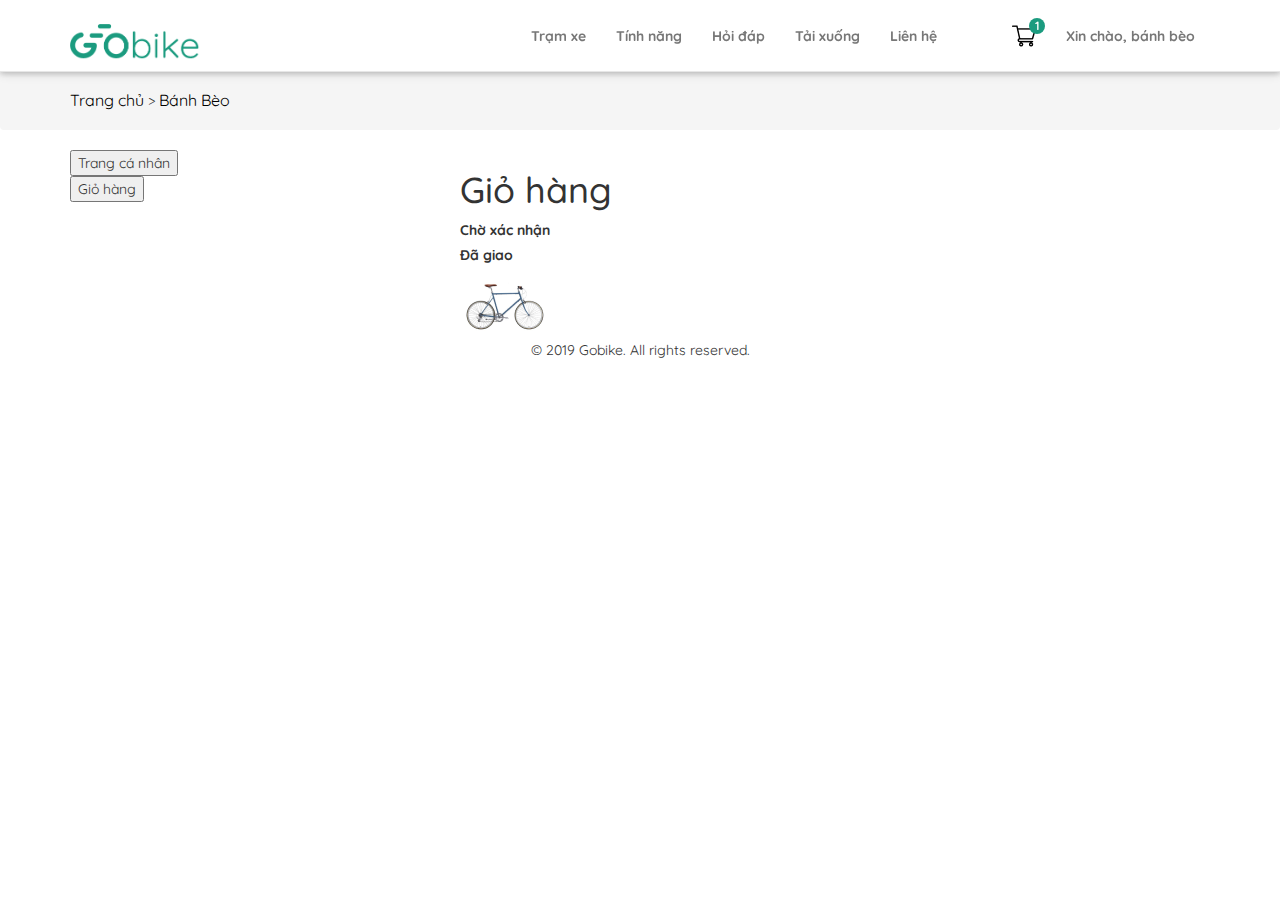
<file: profile.html>
<!DOCTYPE html>
<html lang="en">

<head>
    <meta charset="UTF-8">
    <meta name="viewport" content="width=device-width, initial-scale=1.0">
    <meta http-equiv="X-UA-Compatible" content="ie=edge">
    <link rel="shortcut icon" type="image/png" href="images/gobike logo square-01.png">
    <link rel="stylesheet" href="css/bootstrap.min.css">
    <link
        href="https://fonts.googleapis.com/css?family=Quicksand:300,400,500,700&display=swap&subset=latin-ext,vietnamese"
        rel="stylesheet">
    <link rel="stylesheet" href="https://maxcdn.bootstrapcdn.com/font-awesome/4.7.0/css/font-awesome.min.css">
    <link rel="stylesheet" type="text/css" href="css/style.css">
    <link rel="stylesheet" type="text/css" href="css/custom.css">
    <title>Gobike</title>
    <script src="js/jquery.min.js"></script>
    <script src="js/bootstrap.min.js"></script>
</head>

<body data-spy="scroll">
    <div class="profile">
        <div class="menu" id="gobike">
            <nav class="navbar navbar-default navbar-fixed-top">
                <div class="container">
                    <div class="navbar-header">
                        <button type="button" class="navbar-toggle" data-toggle="collapse" data-target="#myNavbar">
                            <span class="icon-bar"></span>
                            <span class="icon-bar"></span>
                            <span class="icon-bar"></span>
                        </button>
                        <a class="navbar-brand" href="./index.html"><img src="images/gobike_logo_full.png" alt=""></a>
                    </div>
                    <div class="collapse navbar-collapse" id="myNavbar">
                        <ul class="nav navbar-nav navbar-right">
                            <li><a href="./tram-xe.html">Trạm xe</a></li>
                            <li><a href="#features">Tính năng</a></li>
                            <li><a href="#faq">Hỏi đáp</a></li>
                            <li><a href="#download">Tải xuống</a></li>
                            <li><a href="#contact">Liên hệ</a></li>
                            <li>
                                <a href="./product-detail.html">
                                    <div class="header_main_cart">
                                        <img class="cart_icon" src="./images/images/shopping-cart.png" alt="">
                                        <span class="total_cart">1</span>
                                    </div>
                                    <div class="clear"></div>
                                </a>
                            </li>
                            <li>
                                <a class="user" href="">Xin chào, bánh bèo</a>
                            </li>
                        </ul>
                    </div>
                </div>
            </nav>
        </div>
        <div class="breadcrumb">
            <div class="container">
                <a href="./index.html">Trang chủ</a> >
                <a href="#">Bánh Bèo</a>
            </div>
        </div>
        <div class="content">
            <div class="container">
                <div class="row">
                    <div class="col-md-4 col-left">
                        <div>
                            <button class="customer active">Trang cá nhân</button>
                        </div>
                        <div>
                            <button class="cart">Giỏ hàng</button>
                        </div>
                    </div>
                    <div class="col-md-8 col-right" id="customer" style="display: none;">
                        <di class="">
                            <h1 class="title1">Thông tin cá nhân</h1>
                        </di>
                        <div class="row">
                            <div class="col-md-6 cmt">
                                <div class="image">
                                    <img id="blah" src="images/images/image_74.png" alt="">
                                    <button class="pen">
                                        <img src="images/images/pen.png" alt="">
                                    </button>
                                    <input type="file" id="imgInp" style="display: none;">
                                </div>
                                <p class="p1">Ảnh chụp cùng CMND</p>
                                <p class="name">Bánh Bèo</p>
                                <p class="email">haunguyen@gmail.com</p>
                            </div>
                            <div class="col-md-6 info">
                                <div class="row item">
                                    <div class="col-md-4 text-right"><label>Tên</label></div>
                                    <div class="col-md-8"><input type="text" class="form-control"></div>
                                </div>
                                <div class="row item">
                                    <div class="col-md-4 text-right"><label>Email</label></div>
                                    <div class="col-md-8"><input type="text" class="form-control"></div>
                                </div>
                                <div class="row item">
                                    <div class="col-md-4 text-right"><label>Số điện thoại</label></div>
                                    <div class="col-md-8"><input type="text" class="form-control"></div>
                                </div>
                                <div class="row item">
                                    <div class="col-md-4 text-right"><label>Ngày sinh</label></div>
                                    <div class="col-md-8">
                                        <select name="" id="" class="day form-control">
                                            
                                        </select>
                                        <select name="" id="" class="month form-control">
                                            
                                        </select>
                                        <select name="" id="" class="year form-control">
                                            
                                        </select>
                                    </div>
                                </div>
                                <div class="row item">
                                    <div class="col-md-4 text-right"><label>CMND</label></div>
                                    <div class="col-md-8"><input type="text" class="form-control"></div>
                                </div>
                                <div class="row item">
                                    <div class="col-md-4 text-right"></div>
                                    <div class="col-md-8">
                                        <button class="update"> Cập nhật thông tin</button>
                                    </div>
                                </div>
                            </div>
                        </div>
                    </div>
                    <div class="col-md-8 col-right" id="cart" >
                        <div class="">
                            <h1 class="title1">Giỏ hàng</h1>
                        </div>
                        <div class="status">
                            <div class="cho-xac-nhan active">
                                <label for="">Chờ xác nhận</label>
                                <div class="border"></div>
                            </div>
                            <div class="da-giao">
                                <label for="">Đã giao</label>
                            </div>
                        </div>
                        <div class="item detail">
                            <div class="img">
                                <img src="images/images/img_card.png" alt="">
                            </div>
                            <div class="aa"></div>
                            <div class="price"></div>
                            <div class="quantity"></div>
                            <div class="action"></div>
                        </div>
                    </div>
                </div>
            </div>
        </div>
        <div class="footer">
            <p>© 2019 Gobike. All rights reserved.</p>
        </div>
    </div>
    <script src="js/script.js"></script>
    <script>
        $(document).on('click', '.profile .customer', function () {
            $(this).addClass('active');
            $('.profile .cart').removeClass('active');
            $('.profile #customer').show();
            $('.profile #cart').hide();
        })
        $(document).on('click', '.profile .cart', function () {
            $(this).addClass('active');
            $('.profile .customer').removeClass('active');
            $('.profile #cart').show();
            $('.profile #customer').hide();
        })

        $(document).on('click','.pen',function(){
            $('#imgInp').click();
        })

        function readURL(input) {
            if (input.files && input.files[0]) {
                var reader = new FileReader();
                
                reader.onload = function(e) {
                    $('#blah').attr('src', e.target.result);
                }
                
                reader.readAsDataURL(input.files[0]); // convert to base64 string
            }
            }

        $("#imgInp").change(function() {
            readURL(this);
        });

        $(document).ready(function(){
            let row_day = $('body').find('.day');
            let row_month = $('body').find('.month');
            let row_year = $('body').find('.year');
            let day = '';
            let month = '';
            let year = '';
            for(let i=1;i<=31;i++){
                day+=`<option>${i}</option>`
            }
            for(let i=1;i<=12;i++){
                month+=`<option>Tháng ${i}</option>`
            }
            for(let i=1900;i<=2020;i++){
                year+=`<option>${i}</option>`
            }
            row_day.html(day);
            row_month.html(month);
            row_year.html(year);
        })





    </script>

</body>

</html>
</file>
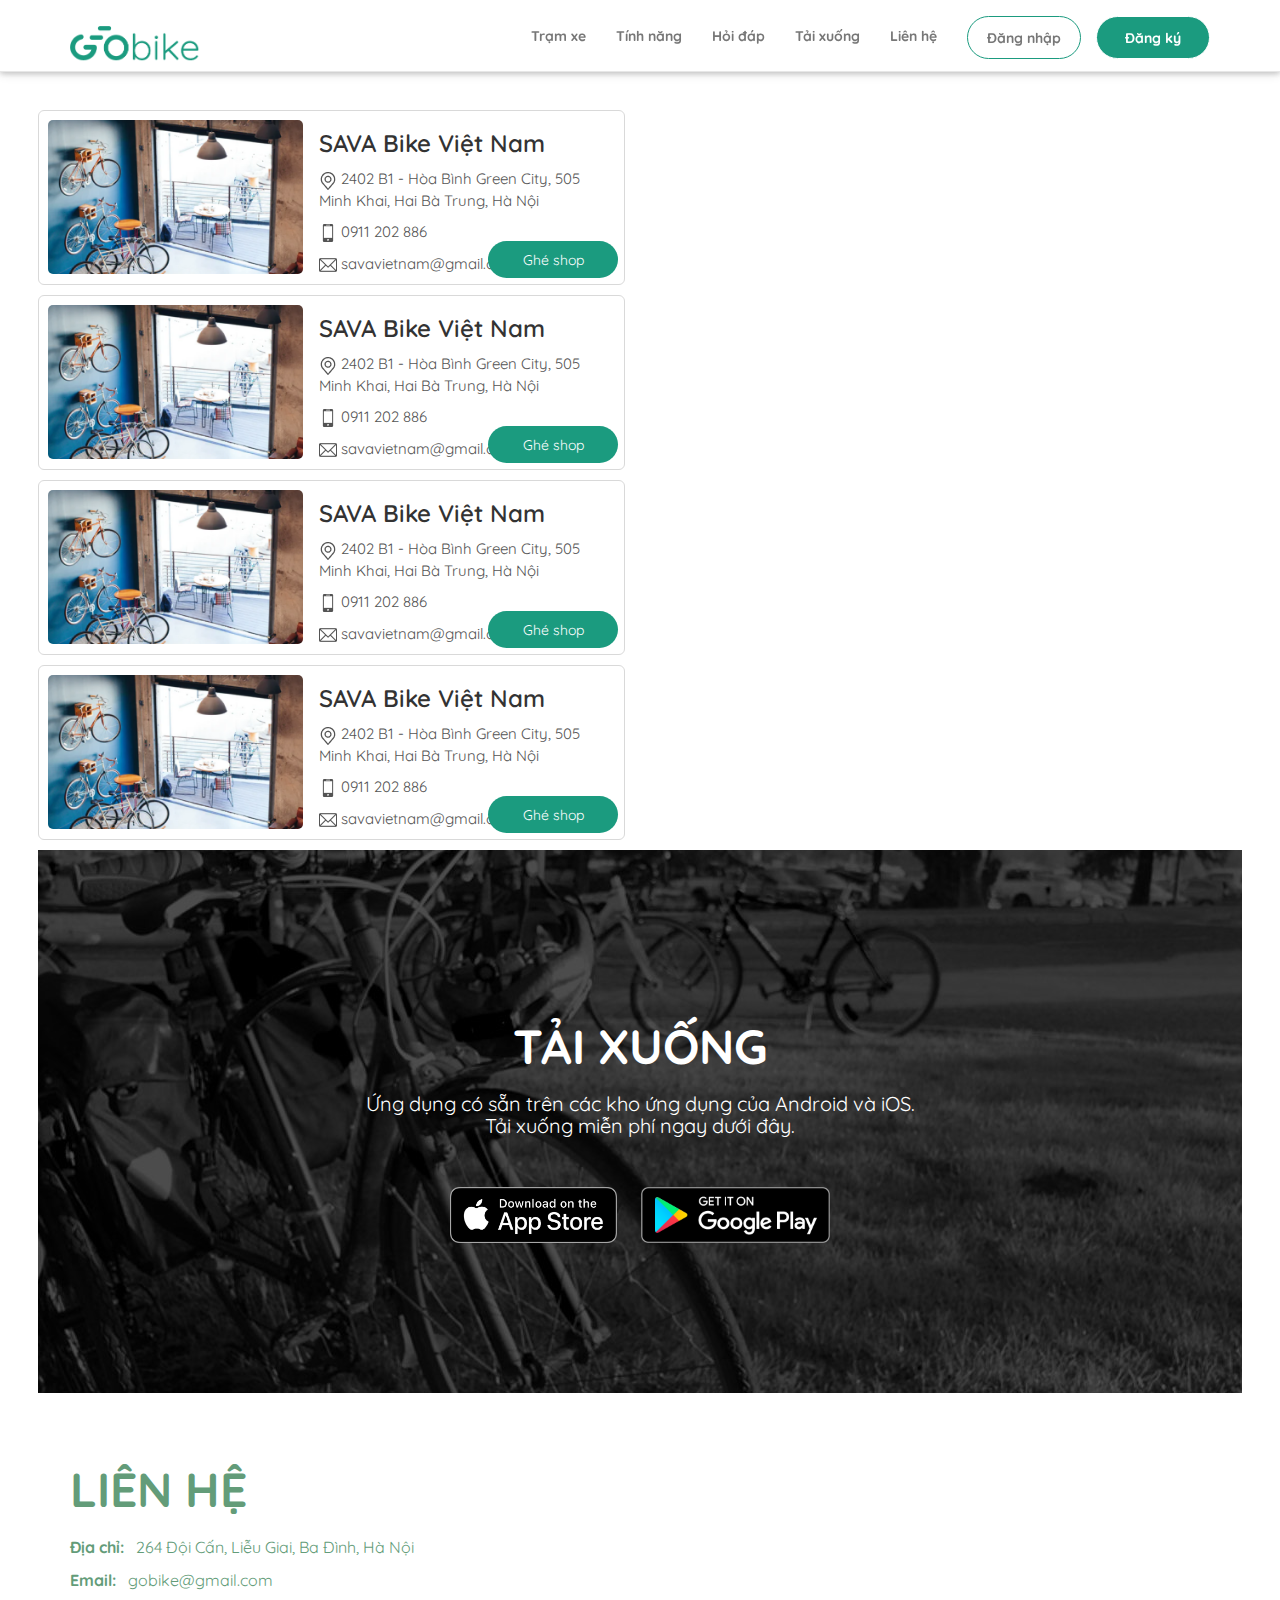
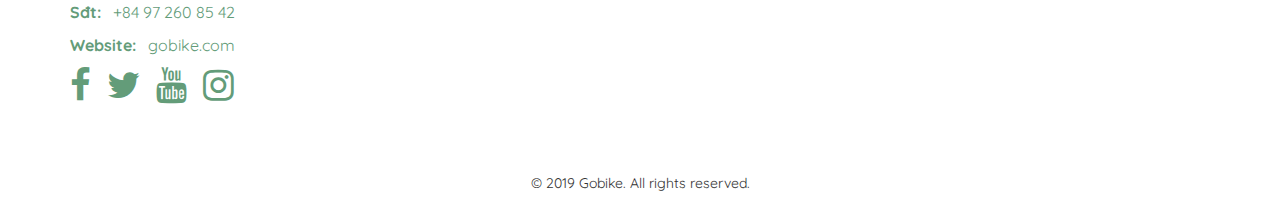
<file: tram-xe.html>
<!DOCTYPE html>
<html lang="en">

<head>
    <meta charset="UTF-8">
    <meta name="viewport" content="width=device-width, initial-scale=1.0">
    <meta http-equiv="X-UA-Compatible" content="ie=edge">
    <link rel="shortcut icon" type="image/png" href="images/gobike logo square-01.png">
    <link rel="stylesheet" href="css/bootstrap.min.css">
    <link
        href="https://fonts.googleapis.com/css?family=Quicksand:300,400,500,700&display=swap&subset=latin-ext,vietnamese"
        rel="stylesheet">
    <link rel="stylesheet" href="https://maxcdn.bootstrapcdn.com/font-awesome/4.7.0/css/font-awesome.min.css">
    <link rel="stylesheet" type="text/css" href="css/style.css">
    <link rel="stylesheet" type="text/css" href="css/custom.min.css">
    <title>Gobike</title>
    <script src="js/jquery.min.js"></script>
    <script src="js/bootstrap.min.js"></script>
</head>

<body data-spy="scroll" data-target=".navbar" data-offset="50">
    <div class="container-fluid tram-xe">
        <div class="menu" id="gobike">
            <nav class="navbar navbar-default navbar-fixed-top">
                <div class="container">
                    <div class="navbar-header">
                        <button type="button" class="navbar-toggle" data-toggle="collapse" data-target="#myNavbar">
                            <span class="icon-bar"></span>
                            <span class="icon-bar"></span>
                            <span class="icon-bar"></span>
                        </button>
                        <a class="navbar-brand" href="./index.html"><img src="images/gobike_logo_full.png" alt=""></a>
                    </div>
                    <div class="collapse navbar-collapse" id="myNavbar">
                        <ul class="nav navbar-nav navbar-right">
                            <li><a href="#tramxe">Trạm xe</a></li>
                            <li><a href="./index.html#features">Tính năng</a></li>
                            <li><a href="./index.html#faq">Hỏi đáp</a></li>
                            <li><a href="./index.html#download">Tải xuống</a></li>
                            <li><a href="./index.html#contact">Liên hệ</a></li>
                            <li class="li-login"><a class="btn-login text-center" href="./dang-nhap.html#dang_nhap">Đăng nhập</a></li>
                            <li class="li-register"><a class="btn-register text-center" href="./dang-nhap.html#dang_ky">Đăng ký</a></li>
                        </ul>
                    </div>
                </div>
            </nav>
        </div>
        <div class="" style="margin-top:90px">
            <div class="row">
                <div class="col-md-6 col-sm-12 col-45">
                    <div class="item">
                        <div class="left">
                            <img src="./images/images/image_67.png" alt="">
                        </div>
                        <div class="right">
                            <h3 class="title1">SAVA Bike Việt Nam </h3>
                            <div class="address"><img src="./images/images/address.png" alt=""> 2402 B1 - Hòa Bình Green City, 505 Minh Khai, Hai Bà Trung, Hà Nội</div>
                            <div class="phone"><img src="./images/images/t-mobile.png" alt=""> 0911 202 886</div>
                            <div class="mail"><img src="./images/images/email.png" alt=""> savavietnam@gmail.com</div>
                            <div class="">
                                <a href="./product.html"><button class="btn-shop">Ghé shop</button></a>
                            </div>
                        </div>
                    </div>
                    <div class="clear"></div>
                    <div class="item">
                        <div class="left">
                            <img src="./images/images/image_67.png" alt="">
                        </div>
                        <div class="right">
                            <h3 class="title1">SAVA Bike Việt Nam </h3>
                            <div class="address"><img src="./images/images/address.png" alt=""> 2402 B1 - Hòa Bình Green City, 505 Minh Khai, Hai Bà Trung, Hà Nội</div>
                            <div class="phone"><img src="./images/images/t-mobile.png" alt=""> 0911 202 886</div>
                            <div class="mail"><img src="./images/images/email.png" alt=""> savavietnam@gmail.com</div>
                            <div class="">
                                <a href="./product.html"><button class="btn-shop">Ghé shop</button></a>
                            </div>
                        </div>
                    </div>
                    <div class="clear"></div>
                    <div class="item">
                        <div class="left">
                            <img src="./images/images/image_67.png" alt="">
                        </div>
                        <div class="right">
                            <h3 class="title1">SAVA Bike Việt Nam </h3>
                            <div class="address"><img src="./images/images/address.png" alt=""> 2402 B1 - Hòa Bình Green City, 505 Minh Khai, Hai Bà Trung, Hà Nội</div>
                            <div class="phone"><img src="./images/images/t-mobile.png" alt=""> 0911 202 886</div>
                            <div class="mail"><img src="./images/images/email.png" alt=""> savavietnam@gmail.com</div>
                            <div class="">
                                <a href="./product.html"><button class="btn-shop">Ghé shop</button></a>
                            </div>
                        </div>
                    </div>
                    <div class="clear"></div>

                    <div class="item">
                        <div class="left">
                            <img src="./images/images/image_67.png" alt="">
                        </div>
                        <div class="right">
                            <h3 class="title1">SAVA Bike Việt Nam </h3>
                            <div class="address"><img src="./images/images/address.png" alt=""> 2402 B1 - Hòa Bình Green City, 505 Minh Khai, Hai Bà Trung, Hà Nội</div>
                            <div class="phone"><img src="./images/images/t-mobile.png" alt=""> 0911 202 886</div>
                            <div class="mail"><img src="./images/images/email.png" alt=""> savavietnam@gmail.com</div>
                            <div class="">
                                <a href="./product.html"><button class="btn-shop">Ghé shop</button></a>
                            </div>
                        </div>
                    </div>
                </div>
                <div class="col-md-6 col-sm-12 maps">
                    <iframe src="https://www.google.com/maps/embed?pb=!1m14!1m8!1m3!1d930.9772802276518!2d105.8157693!3d21.036322!3m2!1i1024!2i768!4f13.1!3m3!1m2!1s0x3135ab128a5877fb%3A0x25ffe241d7282db2!2zVsawxqFuZyBRdeG7kWMgU8OhbmcgVOG6oW8gRlBUIEFyZW5hIE11bHRpbWVkaWE!5e0!3m2!1svi!2s!4v1561442925366!5m2!1svi!2s" width="100%" height="835" frameborder="0" style="border:0" allowfullscreen></iframe>
                </div>
            </div>
        </div>
        <div class="download" id="download">
            <div class="container">
                <div class="col-xs-12 col-sm-12 col-md-12 col-lg-12 header">
                    <h1>TẢI XUỐNG</h1>
                    <h5>Ứng dụng có sẵn trên các kho ứng dụng của Android và iOS. Tải xuống miễn phí ngay dưới đây.</h5>
                </div>
                
                <div class="col-xs-12 col-sm-12 col-md-12 col-lg-12 download_items">
                    <a href="https://www.apple.com/itunes/"><img src="images/Download_on_the_App_.png" alt=""></a>
                    <a href="https://play.google.com/store"><img src="images/GooglePlay.png" alt="" id="ggplay"></a>
                </div>
                
            </div>
        </div>
        <div class="contact" id="contact">
            
            <div class="container">
                
                <div class="col-xs-12 col-sm-4 col-md-4 col-lg-4 header">
                    <h1>LIÊN HỆ</h1>
                    <p><b>Địa chỉ:</b> &nbsp; 264 Đội Cấn, Liễu Giai, Ba Đình, Hà Nội</p>
                    <p><b>Email:</b> &nbsp; gobike@gmail.com</p>
                    <p><b>Sđt:</b> &nbsp; +84 97 260 85 42</p>
                    <p><b>Website:</b> &nbsp; gobike.com</p>
                    <a href=""><i class="fa fa-facebook" aria-hidden="true"></i></a>
                    <a href=""><i class="fa fa-twitter" aria-hidden="true"></i></a>
                    <a href=""><i class="fa fa-youtube" aria-hidden="true"></i></a>
                    <a href=""><i class="fa fa-instagram" aria-hidden="true"></i></a>
                </div>
                <div class="col-xs-12 col-sm-8 col-md-8 col-lg-8">
                    <iframe src="https://www.google.com/maps/embed?pb=!1m14!1m8!1m3!1d930.9772802276518!2d105.8157693!3d21.036322!3m2!1i1024!2i768!4f13.1!3m3!1m2!1s0x3135ab128a5877fb%3A0x25ffe241d7282db2!2zVsawxqFuZyBRdeG7kWMgU8OhbmcgVOG6oW8gRlBUIEFyZW5hIE11bHRpbWVkaWE!5e0!3m2!1svi!2s!4v1561442925366!5m2!1svi!2s" width="100%" height="300" frameborder="0" style="border:0" allowfullscreen></iframe>
                </div>
                
            </div>
            
        </div>
        <div class="footer">
            <p>© 2019 Gobike. All rights reserved.</p>
        </div>
    </div>
    <script src="js/script.js"></script>
    <script>
        if(window.screen.width >1200 && window.screen.width < 1444){
            $('.maps iframe').attr('height',730)
        }
    </script>
</body>

</html>
</file>
<file: css/style.css>
html {
    scroll-behavior: smooth;
}
body {
    font-family: 'Quicksand', sans-serif;
}
.website {
    background-image: url(../images/Content_Team_083017_80469_Getting_Into_Bicycling_lg.jpg);
    background-position: center;
    background-repeat: no-repeat;
    background-attachment: fixed;
    position: relative;
}
/* .mess {
    background-color: #639C79;
    width: 40px;
    height: 40px;
}
.mess img{
    width: 40px;
    bottom: 20px;
    right: 20px;
    position: fixed;
    z-index: 999;
} */
.menu {
    font-weight: bold;
}
.menu img {
    width: 130px;
    height: 42.22px;
}
.navbar-default {
    background-color: white;
    box-shadow: 0 2px 5px 0 rgba(0,0,0,0.16), 0 2px 10px 0 rgba(0,0,0,0.12);
}
.navbar-default .navbar-nav>li>a:hover {
    color: #639C79;
}
.navbar-default .navbar-nav>.active>a {
    color: #639C79;
    background-color: #639c7957;
}
.navbar-default .navbar-nav>.active>a, .navbar-default .navbar-nav>.active>a:focus, .navbar-default .navbar-nav>.active>a:hover {
    color: #639C79;
    background-color: #639c7957;
}
/* .navbar-default .navbar-collapse, .navbar-default .navbar-form {
    border-color: #e7e7e7;
} */
.navbar-default .navbar-collapse, .navbar-default .navbar-form {
    border-color: rgba(0, 0, 0, 0.137);
}
.banner {
    width: 100%;
    height: 800px;
    /* background-image: url(../images/Content_Team_083017_80469_Getting_Into_Bicycling_lg.jpg);
    background-position: center;
    background-repeat: none;
    background-attachment: fixed; */
    /* padding-top: 100px; */
    overflow: hidden;
    position: relative;
    background-color: #639c799e;
    display: flex;
    justify-content: center;
    align-items: center;
    text-align: center;
}
/* .overlay {
    width: 100%;
    height: 100%;
    background-color: rgba(0, 128, 69, 0.53);
    position: absolute;
    top: 0;
    left: 0;
} */
.father {
    animation: father_move 1s forwards;
}
.title {
    text-align: center;
    color: white;
    text-shadow: 1px 1px #639C79;
    width: 70%;
    margin: auto;
}
.title h1 {
    font-size: 48px;
    font-weight: bold;
}
.title p {
    font-size: 20px;

}
.features {
    background-color: white;
    padding-top: 100px;
    padding-bottom: 100px;
}
.features .header {
    text-align: center;
    margin-bottom: 50px;
    color: #639C79;
}
.features .icon {
    font-size: 80px;
    color: #639C79;
    text-align: right;
    margin-bottom: -25px;

}
.features .icon.animate {
    animation: features_move 1s forwards;
}
.features .content {
    text-align: right;
    margin-bottom: 30px;

}
.features .content h3 {
    color: #639C79;
}
.features .content.animate {
    animation: features_move 1s forwards;
    animation-delay: 0.2s;
}
.features .content p.animate {
    animation: features_move 1s forwards;
    animation-delay: 0.3s;
}
.features_items img {
    width: 100%;
}
.features_items img.animate {
    animation: features_move 1s forwards;
}
.features_items .right {
    text-align: left;
}
.features_items .icon .right {
    text-align: left;
}

.banner2 {
    /* background-color: rgb(52, 134, 14); */
    background-color: white;
    padding-top: 100px;
    padding-bottom: 100px;
}
.banner2_items {
    display: flex;
    justify-content: center;
    align-items: center;
    text-align: left;
    padding-left: 0;
    padding-right: 0;
    /* margin: auto; */
}
.banner2_items img {
    width: 75%;
}
.banner2_items img.animate {
    animation: banner2_move2 1s forwards;
}
.banner2_items h1 {
    margin-bottom: 50px;
    color: #639C79;
}
.banner2_content h1.animate {
    animation: banner2_move 1s forwards;
    animation-delay: 0.2s;
}
.banner2_content a.animate {
    animation: banner2_move 1s forwards;
    animation-delay: 0.3;
}
.btn-default {
    color: #fff;
    background-color: #639C79;
    border-color: white;
}
.btn-default:hover {
    color: #639C79;
    background-color: white;
    border-color: #639C79;
}

.btn {
    display: inline-block;
    margin-bottom: 50px;
    font-weight: 400;
    text-align: center;
    padding: 16px 36px;
    font-size: 18px;
    line-height: 1.42857143;
    border-radius: 80px;
    cursor: pointer;
}
.header h1 {
    font-size: 48px;
    font-weight: bold;
}
.header h5 {
    font-size: 20px;
}
.faq {
    background: #639C79;
    color: white;
    text-align: center;
    padding-top: 100px;
    padding-bottom: 100px;
}
.faq h5 {
    font-weight: normal;
    margin-bottom: 50px;
}
.faq .header {
    margin-bottom: 50px;
}
.faq_content {
    text-align: left;
}
.faq_items {
    margin-bottom: 25px;
}
.download {
    background-image: url(../images/2017_station_bikes_2.jpg);
    background-position: center;
    background-repeat: no-repeat;
    text-align: center;
    padding-top: 150px;
    padding-bottom: 150px;
    color: white;
}
.download h5 {
    font-weight: normal;
    margin: auto;
    margin-bottom: 50px;
    width: 50%;
    /* text-align: center; */
}
.download_items img{
    width: 15%;
}
.download_items img.animate {
    animation: download_move 1s forwards;
}
#ggplay {
    width: 17%;
}
.download_items a {
    margin: 10px;
}
.download .header h1 {
    margin-bottom: 20px;
}
.contact {
    background-color: white;
    padding-top: 50px;
    padding-bottom: 20px;
}
.contact .header {
    text-align: left;
    color: #639C79;
}
.contact .header h1 {
    margin-bottom: 20px;
}
.contact .header p {
    font-size: 16px;
}
.contact .header i {
    font-size: 36px;
    margin-right: 12px;
}
.contact .header a {
    text-decoration: none;
    color: #639C79;
}
.contact .header {
    margin-bottom: 50px;
    margin-left: 0;
}
.contact .container {
    padding-left: 0;
    padding-right: 0;
}
.footer {
    text-align: center;
    background-color: white;
}
/* width */
::-webkit-scrollbar {
    width: 10px;
}

/* Track */
::-webkit-scrollbar-track {
    background: rgb(223, 222, 222); 
}

/* Handle */
::-webkit-scrollbar-thumb {
    background: #639C79;
    border-radius: 10px;
}

/* Handle on hover */
::-webkit-scrollbar-thumb:hover {
    background: #639C79;
}


@keyframes father_move {
    from {
        transform: translateY(100px);
        opacity: 0;
    }
    to {
        transform: translateY(0);
        opacity: 1;
    }
}
@keyframes features_move {
    from {
        transform: translateY(50px);
        opacity: 0;
    }
    to {
        transform: translateY(0);
        opacity: 1;
    }
}
@keyframes banner2_move {
    from {
        transform: translateX(-50px);
        opacity: 0;
    }
    to {
        transform: translateX(0);
        opacity: 1;
    }
}
@keyframes banner2_move2 {
    from {
        transform: translateX(50px);
        opacity: 0;
    }
    to {
        transform: translateX(0);
        opacity: 1;
    }
}
@keyframes download_move {
    from {
        transform: translateY(50px);
        opacity: 0;
    }
    to {
        transform: translateY(0);
        opacity: 1;
    }
}


 /* Small devices (landscape phones, 576px and up) */
@media (max-width: 576px) { 
    .features .icon {
        text-align: center;
    }
    .features .content {
        text-align: center;
    }
    .features_items img {
        width: 100%;
    }
    .features_items .right {
        text-align: center;
    }
    .features_items .icon .right {
        text-align: center;
    }
    .banner2_items {
        text-align: center;
        margin-left: 0;
        margin-right: 0;
    }
    .banner2_items img {
        width: 100%;
    }
    .faq_content {
        text-align: center;
    }
    .download_items img{
        width: 25%;
    }
    #ggplay {
        width: 27%;
    }
    .contact .header {
        text-align: center;
    }
}

 /* Medium devices (tablets, 768px and up) */
@media (min-width: 768px) { 
    .banner2 {
        padding-top: 100px;
        padding-bottom: 100px;
    }
    .banner2_items h1 {
        font-size: 20px;
        margin-bottom: 25px;
        color: #639C79;
    }
    .navbar-right {
        float: right!important;
        margin-right: 0;
        display: flex;
        align-items: center;
    }
    
}
@media (width: 768px) {
    .website {
        background-position-y: -100px;
    }
    .banner {
        height: 690px;
    }
    .banner2_items {
        margin: auto;
    }
}
 /* Large devices (desktops, 992px and up) */
@media (max-width: 992px) { 
    /* .banner2_items h1 {
        font-size: 30px;
        margin-bottom: 25px;
        color: #639C79;
    } */
 }
 @media (width: 1024px) {
    .website {
        background-position-y: -100px;
    }
    .banner {
        height: 690px;
    }
    .banner2_items {
        margin: auto;
    }
    .banner2_items h1 {
        font-size: 36px;
        margin-bottom: 25px;
        color: #639C79;
    }
}
 /* Extra large devices (large desktops, 1200px and up) */
@media (min-width: 1200px) { 
    .banner2_items h1 {
        font-size: 36px;
        margin-bottom: 25px;
        color: #639C79;
    }
 }
</file>
<file: css/custom.css>
.menu .li-login {
  margin-top: 4px;
  padding: 0 15px;
}

.menu .li-register {
  margin-top: 4px;
}

.menu .btn-login {
  width: 114px;
  height: 43px;
  border-radius: 21.5px;
  border: 1px solid;
  padding: 11px 0;
  border-color: #1b9b7f;
}

.menu .btn-register {
  width: 114px;
  height: 43px;
  border-radius: 21.5px;
  border: 1px solid;
  padding: 11px 0;
  color: white !important;
  background-color: #1b9b7f !important;
}

.menu .btn-register:hover {
  background-color: #1b9b7f !important;
}

.menu .header_main_cart {
  margin-left: 45px;
  position: relative;
}

.menu .header_main_cart .cart_icon {
  width: 24px;
  height: 24px;
}

.menu .header_main_cart .total_cart {
  position: absolute;
  top: -6px;
  right: -9px;
  width: 16px;
  height: 16px;
  border-radius: 50%;
  background: #1b9b7f;
  color: #fff;
  text-align: center;
  line-height: 15px;
  font-weight: 600;
  font-size: 12px;
}

.menu .user button {
  border: none;
  background: #fff;
  color: #1b9b7f;
}

.menu .user button:focus {
  outline: none;
}

.navbar {
  height: 72px !important;
  display: -webkit-box;
  display: -ms-flexbox;
  display: flex;
  -webkit-box-align: center;
      -ms-flex-align: center;
          align-items: center;
}

.breadcrumb {
  height: 60px;
  display: -webkit-box;
  display: -ms-flexbox;
  display: flex;
  -webkit-box-align: center;
      -ms-flex-align: center;
          align-items: center;
  margin-top: 70px;
}

.breadcrumb a {
  color: #000;
  font-size: 16px;
}

.clear {
  clear: left;
}

.register_login {
  overflow-y: auto;
  overflow-x: hidden;
}

.register_login .col-right {
  padding: 0 370px 0 125px;
}

.register_login .col-right .forget-password {
  margin-bottom: 24px;
  color: #1b9b7f;
}

.register_login .col-right .btn-login {
  width: 100%;
  height: 52px;
  border-radius: 34px;
  color: white;
  background: #1b9b7f;
  border: none;
  font-size: 16px;
  margin-bottom: 24px;
}

.register_login .col-right .btn-login:focus {
  outline: none;
}

.register_login .col-right .form .nav-tabs {
  border-bottom: 1.5px solid #e9e9eb;
  font-weight: 600;
  font-size: 20px;
  line-height: 25px;
  color: #000000;
}

.register_login .col-right .form .nav-tabs a {
  margin-right: 30px;
  color: black;
  border: none;
}

.register_login .col-right .form .nav-tabs a:hover {
  background-color: unset;
}

.register_login .col-right .form .nav-tabs li.active a {
  border: none;
  border-bottom: 1.5px solid #1b9b7f;
}

.register_login .col-right .form .tab-content {
  margin-top: 40px;
}

.register_login .col-right .form .input-group {
  border-radius: 34px;
  margin-bottom: 24px;
  -webkit-box-shadow: 0px 4px 23px rgba(0, 0, 0, 0.07);
          box-shadow: 0px 4px 23px rgba(0, 0, 0, 0.07);
}

.register_login .col-right .form .input-group span {
  border: none;
  background: #ffffff;
  border-top-left-radius: 34px;
  border-bottom-left-radius: 34px;
  text-align: right;
  height: 52px;
  padding: 0;
}

.register_login .col-right .form .input-group span .icon {
  padding: 0 20px 0 50px;
  border-right: 1px solid #c4c4c4;
}

.register_login .col-right .form .input-group span .icon img {
  width: 24px;
  height: 24px;
}

.register_login .col-right .form .input-group input {
  height: 52px;
  font-size: 20px;
  border: none;
  -webkit-box-shadow: none;
          box-shadow: none;
  border-top-right-radius: 34px;
  padding-left: 21px;
  border-bottom-right-radius: 34px;
}

.register_login .col-right .login-social {
  display: -webkit-box;
  display: -ms-flexbox;
  display: flex;
  -webkit-box-pack: center;
      -ms-flex-pack: center;
          justify-content: center;
  margin-top: 24px;
}

.register_login .col-right .login-social .facebook {
  margin-right: 38px;
}

.register_login .title1 {
  margin-top: 120px;
  font-weight: 600;
  font-size: 36px;
}

.register_login .description {
  margin-top: 20px;
  font-weight: 500;
  font-size: 16px;
  line-height: 20px;
  color: #647993;
  margin-bottom: 50px;
}

.register_login .frame {
  background-repeat: no-repeat;
}

.tram-xe {
  padding: 20px 38px;
}

.tram-xe .col-45 {
  max-width: 47%;
}

.tram-xe .item {
  border: 1px solid #d9d9d9;
  -webkit-box-sizing: border-box;
          box-sizing: border-box;
  border-radius: 6px;
  padding: 9px;
  height: 201px;
  margin-bottom: 10px;
}

.tram-xe .item .left {
  margin-right: 16px;
  float: left;
}

.tram-xe .item .left img {
  border-radius: 5px;
}

.tram-xe .item .right {
  padding: 10px;
}

.tram-xe .item .right .title1 {
  margin-top: 0;
  margin-bottom: 12px;
  font-size: 24px;
  font-family: Quicksand;
  font-style: normal;
  font-weight: 600;
}

.tram-xe .item .right .address {
  font-size: 15px;
  margin-bottom: 19px;
  color: #545454;
}

.tram-xe .item .right .phone {
  font-size: 15px;
  margin-bottom: 16px;
  color: #545454;
}

.tram-xe .item .right .mail {
  font-size: 15px;
  color: #545454;
}

.tram-xe .item .right .btn-shop {
  width: 130px;
  height: 37px;
  float: right;
  background: #1b9b7f;
  border-radius: 50px;
  color: white;
  border: 0;
}

.tram-xe .item .right .btn-shop:focus {
  outline: none;
}

.tram-xe .maps {
  width: 53%;
}

.product .content .col-left {
  -webkit-box-shadow: 0px 4px 23px rgba(0, 0, 0, 0.07);
          box-shadow: 0px 4px 23px rgba(0, 0, 0, 0.07);
  margin-top: 44px;
}

.product .content .col-left .title1 {
  font-weight: 600;
  font-size: 18px;
  text-transform: uppercase;
}

.product .content .col-left .border {
  border-bottom: 1px dashed #1b9b7f;
  width: 110px;
  margin-bottom: 22px;
}

.product .content .col-left ul {
  padding-left: 0px;
}

.product .content .col-left ul li.active a {
  font-weight: 600;
  color: #1b9b7f;
}

.product .content .col-left ul li {
  list-style: none;
  margin-bottom: 17px;
}

.product .content .col-left ul li a {
  font-size: 14px;
  color: #000000;
}

.product .content .col-left .nha-sx {
  margin-top: 30px;
}

.product .content .col-right .card {
  -webkit-box-shadow: 0px 4px 23px rgba(0, 0, 0, 0.07);
          box-shadow: 0px 4px 23px rgba(0, 0, 0, 0.07);
  width: 250px;
  margin-top: 44px;
  position: relative;
}

.product .content .col-right .card .card-img-top {
  width: 250px;
  height: 205px;
  border-bottom: 1px solid #c4c4c4;
}

.product .content .col-right .card .card-title {
  color: #000;
  font-weight: 600;
  font-size: 18px;
  margin: 25px 0 16px 0;
}

.product .content .col-right .card .card-text {
  padding-bottom: 14px;
  color: #2da289;
  font-weight: 500;
  font-size: 20px;
}

.product .content .col-right .card .product_cart {
  position: absolute;
  top: 9px;
  right: 0px;
}

.product .content .col-right .card .product_cart a {
  width: 34px;
  height: 34px;
  left: 853px;
  top: 183px;
  border: 1px solid #dadada;
  -webkit-box-sizing: border-box;
          box-sizing: border-box;
  -webkit-box-shadow: 0px 4px 9px rgba(0, 0, 0, 0.08);
          box-shadow: 0px 4px 9px rgba(0, 0, 0, 0.08);
  border-radius: 6px;
  display: inline-block;
  line-height: 30px;
  margin-right: 9px;
}

.product .content .col-right .pagination1 {
  margin: 38px 0 29px 0;
}

.product .content .col-right .pagination1 li {
  list-style: none;
  background: #ffffff;
  border: 1px dashed #1b9b7f;
  -webkit-box-sizing: border-box;
          box-sizing: border-box;
  width: 40px;
  height: 40px;
  border-radius: 50%;
  display: inline-block;
  line-height: 38px;
  font-weight: 600;
  font-size: 16px;
  margin-right: 14px;
}

.product .content .col-right .pagination1 li a {
  display: block;
  color: #1b9b7f;
}

.product .content .col-right .pagination1 li.active {
  border: none;
}

.product .content .col-right .pagination1 li.active a {
  background-color: #1b9b7f;
  border-radius: 50%;
  height: 40px;
  color: #fff;
}

.product .content .col-right .pagination1 li.prev {
  -webkit-transform: rotate(180deg);
          transform: rotate(180deg);
}

.product .content .col-right .pagination1 li.prev a {
  line-height: 35px;
}

.product .content .col-right .pagination1 li.next a {
  line-height: 36px;
}

.product-detail .detail-right {
  margin-top: 44px;
}

.product-detail .detail-right .title1 {
  font-weight: 600;
  font-size: 40px;
}

.product-detail .detail-right .price {
  font-weight: 600;
  font-size: 20px;
  color: #2da289;
  margin-top: 20px;
}

.product-detail .detail-right .description {
  font-size: 16px;
  line-height: 20px;
  text-align: justify;
  margin-bottom: 24px;
  color: #000000;
}

.product-detail .detail-right .category {
  margin-top: 24px;
}

.product-detail .detail-right .category a {
  font-weight: 600;
  font-size: 16px;
  text-decoration: none;
  cursor: pointer;
  color: #000;
}

.product-detail .detail-right .new-bike {
  font-size: 16px;
  margin-top: 20px;
  color: #000;
}

.product-detail .detail-right .new-bike a {
  cursor: pointer;
}

.product-detail .detail-right .share {
  margin-top: 24px;
  font-weight: 600;
  font-size: 16px;
}

.product-detail .detail-right .share a {
  text-decoration: none;
  cursor: pointer;
  color: #000;
}

.product-detail .detail-right .line {
  width: 36px;
  height: 0px;
  left: 1167px;
  top: 626px;
  border: 1px solid #c4c4c4;
}

.product-detail .detail-right .social {
  margin-left: 0;
  margin-top: 20px;
}

.product-detail .detail-right .social .social_child {
  display: -webkit-box;
  display: -ms-flexbox;
  display: flex;
}

.product-detail .detail-right .social .social_child div {
  margin-right: 12px;
}

.product-detail .detail-right .social .social_child button {
  border: 1px solid #c4c4c4;
  border-radius: 50%;
  width: 40px;
  height: 40px;
  background: no-repeat;
}

.product-detail .detail-right .intro {
  margin-top: 38px;
  width: 92%;
}

.product-detail .detail-right .intro p {
  margin-bottom: 2px;
}

.product-detail .detail-right .intro .intro-title {
  display: -webkit-box;
  display: -ms-flexbox;
  display: flex;
  width: 65%;
  margin-bottom: 20px;
}

.product-detail .detail-right .intro .intro-title .p1 {
  font-weight: 600;
  font-size: 16px;
  color: #000;
  cursor: pointer;
}

.product-detail .detail-right .intro .intro-title .p2 {
  font-weight: 600;
  font-size: 16px;
  color: #000;
  cursor: pointer;
}

.product-detail .detail-right .intro .intro-title .active {
  position: relative;
  color: #1b9b7f;
}

.product-detail .detail-right .intro .intro-title .active .line1 {
  position: absolute;
  border: 1px solid #1b9b7f;
  width: 100%;
  bottom: -5px;
}

.product-detail .detail-right .intro p {
  font-size: 16px;
  text-align: justify;
  color: #000000;
}

.product-detail .main-slider {
  width: 100%;
}

.product-detail .main-slider .owl-stage {
  background-color: rgba(30, 144, 255, 0.8);
}

.product-detail .main-slider .owl-item {
  padding: 0;
  position: relative;
  opacity: 0.5;
}

.product-detail .main-slider .owl-item img {
  -o-object-fit: cover;
     object-fit: cover;
  -o-object-position: center;
     object-position: center;
  height: 350px;
}

.product-detail .main-slider .center {
  opacity: 1;
  -webkit-transform: scale(1.005);
          transform: scale(1.005);
  -webkit-transition: 0.5s ease-in-out;
  transition: 0.5s ease-in-out;
  z-index: 9999;
}

.product-detail .main-slider .center .item {
  display: -webkit-box;
  display: -ms-flexbox;
  display: flex;
  height: 449px;
  -webkit-box-pack: center;
      -ms-flex-pack: center;
          justify-content: center;
  -webkit-box-align: center;
      -ms-flex-align: center;
          align-items: center;
  background: #fff;
}

.product-detail .main-slider .owl-controls .owl-nav {
  position: absolute;
  width: 100%;
  top: 0;
  bottom: 0;
}

.product-detail .main-slider .owl-controls .owl-nav .prev {
  position: absolute;
  height: 80%;
  width: 15%;
  left: 0;
  display: -webkit-box;
  display: -ms-flexbox;
  display: flex;
  -webkit-box-align: center;
      -ms-flex-align: center;
          align-items: center;
  -webkit-box-pack: center;
      -ms-flex-pack: center;
          justify-content: center;
}

.product-detail .main-slider .owl-controls .owl-nav .next {
  position: absolute;
  height: 80%;
  width: 15%;
  right: 0;
  display: -webkit-box;
  display: -ms-flexbox;
  display: flex;
  -webkit-box-align: center;
      -ms-flex-align: center;
          align-items: center;
  -webkit-box-pack: center;
      -ms-flex-pack: center;
          justify-content: center;
}

.product-detail .main-slider .owl-thumbs {
  text-align: center;
  display: table;
  width: 100%;
  display: -webkit-box;
  display: -ms-flexbox;
  display: flex;
  -webkit-box-pack: justify;
      -ms-flex-pack: justify;
          justify-content: space-between;
}

.product-detail .main-slider .owl-thumb-item {
  width: 90px;
  height: 90px;
  border: none;
  background: none;
  padding: 0;
  opacity: 0.7;
  overflow: hidden;
  background: #ffffff;
  -webkit-box-shadow: 0px 4px 15px rgba(0, 0, 0, 0.06);
          box-shadow: 0px 4px 15px rgba(0, 0, 0, 0.06);
}

.product-detail .main-slider .owl-thumb-item:focus {
  outline: none;
}

.product-detail .main-slider .owl-thumb-item img {
  width: 100%;
  height: auto;
  vertical-align: middle;
}

.product-detail .main-slider .owl-thumb-item.active {
  opacity: 1;
}

.product-detail .main-slider .owl-thumb-item.active:focus {
  outline: none;
}

.product-detail .main-slider .owl-thumb-item.active img {
  position: relative;
}

.product-detail .overlay {
  width: 100%;
  height: 100%;
  display: block;
  background-color: black;
}

.product-detail .quantity #qty_input {
  text-align: center;
  background: #fff;
  width: 96px;
  height: 49px;
  border: 1px solid #c4c4c4;
  -webkit-box-sizing: border-box;
          box-sizing: border-box;
  border-radius: 6px;
  font-weight: 500;
  font-size: 16px;
}

.product-detail .quantity .btn-dark {
  background: #fff;
  border: none;
}

.product-detail .quantity button#minus-btn {
  position: absolute;
  left: 2px;
  z-index: 10;
  top: 12px;
}

.product-detail .quantity button#minus-btn:focus {
  outline: none;
}

.product-detail .quantity button#plus-btn {
  position: absolute;
  right: 2px;
  z-index: 10;
  top: 12px;
}

.product-detail .quantity button#plus-btn:focus {
  outline: none;
}

.product-detail .add-to-cart button {
  width: 139px;
  height: 49px;
  background: #ffffff;
  border: 1px solid #1b9b7f;
  -webkit-box-sizing: border-box;
          box-sizing: border-box;
  border-radius: 6px;
  font-weight: 500;
  font-size: 16px;
  color: #1b9b7f;
}

.product-detail .add-to-cart button:focus {
  outline: none;
}

.product-detail .related-products {
  font-weight: 600;
  font-size: 18px;
}

.product-detail .product-slider {
  margin-top: 24px;
  position: relative;
}

.product-detail .product-slider .owl-dots {
  display: none;
}

.product-detail .product-slider .owl-thumbs {
  display: none;
}

.product-detail .product-slider .owl-nav .owl-prev {
  position: absolute;
  top: 40%;
  left: -50px;
  width: 56px;
  height: 56px;
  border-radius: 50%;
  background: #ffffff;
  -webkit-box-shadow: 0px 4px 8px rgba(0, 0, 0, 0.12);
          box-shadow: 0px 4px 8px rgba(0, 0, 0, 0.12);
}

.product-detail .product-slider .owl-nav .owl-prev:focus {
  outline: none;
}

.product-detail .product-slider .owl-nav .owl-prev span {
  font-size: 50px;
  line-height: 30px;
  color: #000;
}

.product-detail .product-slider .owl-nav .owl-next {
  position: absolute;
  top: 40%;
  right: -50px;
  width: 56px;
  height: 56px;
  border-radius: 50%;
  background: #ffffff;
  -webkit-box-shadow: 0px 4px 8px rgba(0, 0, 0, 0.12);
          box-shadow: 0px 4px 8px rgba(0, 0, 0, 0.12);
}

.product-detail .product-slider .owl-nav .owl-next:focus {
  outline: none;
}

.product-detail .product-slider .owl-nav .owl-next span {
  font-size: 50px;
  line-height: 30px;
  color: #000;
}

.product-detail .product-slider .card {
  -webkit-box-shadow: 0px 4px 23px rgba(0, 0, 0, 0.07);
          box-shadow: 0px 4px 23px rgba(0, 0, 0, 0.07);
}

.product-detail .product-slider .card .card-img-top {
  border-bottom: 1px solid #c4c4c4;
}

.product-detail .product-slider .card .card-title {
  color: #000;
  font-weight: 600;
  font-size: 18px;
  margin: 25px 0 16px 0;
}

.product-detail .product-slider .card .card-text {
  padding-bottom: 14px;
  color: #2da289;
  font-weight: 500;
  font-size: 20px;
}

.cart-pending .content {
  margin-top: 42px;
  min-height: 580px;
}

.cart-pending .content .col-left {
  padding-left: 0;
  width: 27%;
}

.cart-pending .content .col-left .customer {
  margin-bottom: 24px;
}

.cart-pending .content .col-left button {
  border: none;
  width: 258px;
  height: 46px;
  left: 379px;
  top: 174px;
  background: #fff;
  -webkit-box-shadow: 0px 4px 13px rgba(0, 0, 0, 0.09);
          box-shadow: 0px 4px 13px rgba(0, 0, 0, 0.09);
  border-radius: 3px;
  font-weight: 600;
  font-size: 16px;
  color: #000000;
}

.cart-pending .content .col-left button:focus {
  outline: none;
}

.cart-pending .content .col-left button.active {
  -webkit-box-shadow: none;
          box-shadow: none;
  background: #f2f2f2;
  border-left: 4px solid #1b9b7f;
}

.cart-pending .content .col-right {
  border-left: 1px solid #e2e2e2;
  padding-left: 57px;
  padding-right: 0;
  width: 73%;
  min-height: 580px;
}

.cart-pending .content .cmt {
  text-align: center;
  -webkit-box-shadow: 0px 4px 16px rgba(0, 0, 0, 0.06);
          box-shadow: 0px 4px 16px rgba(0, 0, 0, 0.06);
  border-radius: 6px;
  padding: 25px;
  width: 45%;
}

.cart-pending .content .cmt .image {
  position: relative;
}

.cart-pending .content .cmt img {
  width: 213px;
  height: 213px;
  border-radius: 50%;
  -webkit-box-shadow: 0px 4px 12px rgba(0, 0, 0, 0.13);
          box-shadow: 0px 4px 12px rgba(0, 0, 0, 0.13);
}

.cart-pending .content .cmt .p1 {
  font-size: 12px;
  color: #bcbcbc;
}

.cart-pending .content .cmt .name {
  font-weight: 600;
  font-size: 20px;
  color: #000000;
}

.cart-pending .content .cmt .email {
  font-size: 16px;
  color: #000000;
}

.cart-pending .content .cmt .pen {
  position: absolute;
  border-radius: 50%;
  border: none;
  background-color: #fff;
  -webkit-box-shadow: 0px 4px 12px rgba(0, 0, 0, 0.13);
          box-shadow: 0px 4px 12px rgba(0, 0, 0, 0.13);
  width: 34px;
  height: 34px;
  bottom: 5%;
  right: 23%;
}

.cart-pending .content .cmt .pen:focus {
  outline: none;
}

.cart-pending .content .cmt .pen img {
  width: 18px;
  height: 18px;
  border-radius: unset;
  -webkit-box-shadow: none;
          box-shadow: none;
}

.cart-pending .content .title1 {
  margin-left: -15px;
  margin-bottom: 46px;
}

.cart-pending .content .info {
  width: 55%;
  padding-right: 0;
}

.cart-pending .content .info .item {
  display: -webkit-box;
  display: -ms-flexbox;
  display: flex;
  -webkit-box-align: center;
      -ms-flex-align: center;
          align-items: center;
  margin-bottom: 30px;
}

.cart-pending .content .info .item label {
  font-size: 16px;
  color: #000;
}

.cart-pending .content .info .item input,
.cart-pending .content .info .item select {
  height: 48px;
  font-weight: 600;
  font-size: 16px;
  color: #000;
  border: 1px solid #1b9b7f;
}

.cart-pending .content .info .update {
  width: 231px;
  height: 52px;
  background: #1b9b7f;
  -webkit-box-shadow: 0px 4px 23px rgba(0, 0, 0, 0.07);
          box-shadow: 0px 4px 23px rgba(0, 0, 0, 0.07);
  border-radius: 34px;
  border: none;
  color: #fff;
  font-size: 16px;
}

.cart-pending .content .info .update:focus {
  outline: none;
}

.cart-pending .content .info .day {
  float: left;
  width: 25%;
  margin-right: 5px;
}

.cart-pending .content .info .month {
  float: left;
  width: 41%;
  margin-right: 6px;
}

.cart-pending .content .info .year {
  width: 30%;
}

.cart-pending .content .cart-empty {
  text-align: center;
  margin-top: 42px;
}

.cart-pending .status {
  position: relative;
  display: -webkit-box;
  display: -ms-flexbox;
  display: flex;
  height: 49px;
  -webkit-box-shadow: 0px 4px 13px rgba(0, 0, 0, 0.09);
          box-shadow: 0px 4px 13px rgba(0, 0, 0, 0.09);
  border-radius: 3px;
  margin-bottom: 12px;
  -webkit-box-align: center;
      -ms-flex-align: center;
          align-items: center;
  font-weight: 500;
  font-size: 16px;
}

.cart-pending .status label {
  cursor: pointer;
  display: block;
}

.cart-pending .status .cho-xac-nhan {
  width: 50%;
  text-align: center;
  border-right: 1px solid #c4c4c4;
}

.cart-pending .status .cho-xac-nhan.active {
  color: #1b9b7f;
}

.cart-pending .status .cho-xac-nhan.active .border {
  position: absolute;
  border-bottom: 2px solid #1b9b7f;
  width: 50%;
  bottom: 0;
}

.cart-pending .status .da-giao {
  width: 50%;
  text-align: center;
}

.cart-pending .status .da-giao.active {
  color: #1b9b7f;
}

.cart-pending .status .da-giao.active .border {
  position: absolute;
  border-bottom: 2px solid #1b9b7f;
  width: 50%;
  bottom: 0;
}

.cart-pending .detail {
  display: -webkit-box;
  display: -ms-flexbox;
  display: flex;
  -webkit-box-pack: justify;
      -ms-flex-pack: justify;
          justify-content: space-between;
  -webkit-box-align: center;
      -ms-flex-align: center;
          align-items: center;
  background: #fff;
  border: 1px solid #dadada;
  -webkit-box-sizing: border-box;
          box-sizing: border-box;
  -webkit-box-shadow: 0px 4px 4px rgba(0, 0, 0, 0.05);
          box-shadow: 0px 4px 4px rgba(0, 0, 0, 0.05);
  padding: 10px;
}

.cart-pending .detail .action {
  display: -webkit-box;
  display: -ms-flexbox;
  display: flex;
  -webkit-box-orient: vertical;
  -webkit-box-direction: normal;
      -ms-flex-direction: column;
          flex-direction: column;
}

.cart-pending .detail .action button {
  width: 120px;
  height: 38px;
  border-radius: 34px;
}

.cart-pending .detail .action .submit {
  background: #1b9b7f;
  color: #fff;
  font-weight: 600;
  font-size: 16px;
  margin-bottom: 14px;
  border: none;
}

.cart-pending .detail .action .submit:focus {
  outline: none;
}

.cart-pending .detail .action .unsubmit {
  color: #1b9b7f;
  font-weight: 600;
  font-size: 16px;
  border: 1px solid #1b9b7f;
  background: #fff;
}

.cart-pending .detail .action .unsubmit:focus {
  outline: none;
}

.cart-pending .detail .aa_name {
  font-weight: 600;
  font-size: 24px;
}

.cart-pending .detail .aa_bottom {
  color: #000;
}

.cart-pending .detail .price {
  font-weight: 600;
  font-size: 20px;
  color: #2da289;
}

.cart-pending .detail .quantity {
  font-size: 16px;
}

.cart-pending .detail .quantity .number {
  font-weight: 500;
  font-size: 19px;
}

.cart-pending #da-giao .action .submit {
  margin-bottom: 0px;
}

.cart-pending #da-giao .time {
  display: -webkit-box;
  display: -ms-flexbox;
  display: flex;
  -webkit-box-orient: horizontal;
  -webkit-box-direction: normal;
      -ms-flex-direction: row;
          flex-direction: row;
}

.cart-pending #da-giao .time input {
  width: 30%;
  width: 43px;
  height: 43px;
  border: 1px solid #d9d9d9;
  -webkit-box-sizing: border-box;
          box-sizing: border-box;
  -webkit-box-shadow: 0px 4px 4px rgba(0, 0, 0, 0.06);
          box-shadow: 0px 4px 4px rgba(0, 0, 0, 0.06);
  font-weight: 500;
  font-size: 16px;
  text-align: center;
  color: #000000;
}

.cart-pending #da-giao .time span {
  font-size: 12px;
  color: #000;
}

.cart-pending #da-giao .time .hour {
  margin-right: 14px;
  text-align: center;
}

.cart-pending #da-giao .time .minute {
  margin-right: 14px;
  text-align: center;
}

.cart-pending #da-giao .time .second {
  text-align: center;
}

@media screen and (max-width: 1444px) and (min-width: 1200px) {
  .tram-xe .maps {
    width: 50%;
  }
  .tram-xe .col-45 {
    max-width: 50%;
  }
  .tram-xe .item {
    height: 175px;
    position: relative;
  }
  .tram-xe .item .left img {
    width: 255px;
  }
  .tram-xe .item .right .address {
    margin-bottom: 10px;
  }
  .tram-xe .item .right .phone {
    margin-bottom: 10px;
  }
  .tram-xe .item .right .btn-shop {
    position: absolute;
    bottom: 6px;
    right: 6px;
  }
  .register_login .col-left img {
    width: 100%;
  }
  .register_login .title1 {
    margin-top: 50px;
  }
  .register_login .col-right {
    padding: 0 130px 0 70px;
  }
  .register_login .description {
    margin-bottom: 20px;
  }
  .register_login .col-right .form .tab-content {
    margin-top: 30px;
  }
  .register_login .col-right .form .input-group {
    margin-bottom: 20px;
  }
}
/*# sourceMappingURL=custom.css.map */
</file>
<file: css/custom.min.css>
.menu .li-login{margin-top:4px;padding:0 15px}.menu .li-register{margin-top:4px}.menu .btn-login{width:114px;height:43px;border-radius:21.5px;border:1px solid;padding:11px 0;border-color:#1b9b7f}.menu .btn-register{width:114px;height:43px;border-radius:21.5px;border:1px solid;padding:11px 0;color:#fff!important;background-color:#1b9b7f!important}.menu .btn-register:hover{background-color:#1b9b7f!important}.menu .header_main_cart{margin-left:45px;position:relative}.menu .header_main_cart .cart_icon{width:24px;height:24px}.menu .header_main_cart .total_cart{position:absolute;top:-6px;right:-9px;width:16px;height:16px;border-radius:50%;background:#1b9b7f;color:#fff;text-align:center;line-height:15px;font-weight:600;font-size:12px}.menu .user button{border:none;background:#fff;color:#1b9b7f}.menu .user button:focus{outline:0}.navbar{height:72px!important;display:-webkit-box;display:-ms-flexbox;display:flex;-webkit-box-align:center;-ms-flex-align:center;align-items:center}.breadcrumb{height:60px;display:-webkit-box;display:-ms-flexbox;display:flex;-webkit-box-align:center;-ms-flex-align:center;align-items:center;margin-top:70px}.breadcrumb a{color:#000;font-size:16px}.clear{clear:left}.register_login{overflow-y:auto;overflow-x:hidden}.register_login .col-right{padding:0 370px 0 125px}.register_login .col-right .forget-password{margin-bottom:24px;color:#1b9b7f}.register_login .col-right .btn-login{width:100%;height:52px;border-radius:34px;color:#fff;background:#1b9b7f;border:none;font-size:16px;margin-bottom:24px}.register_login .col-right .btn-login:focus{outline:0}.register_login .col-right .form .nav-tabs{border-bottom:1.5px solid #e9e9eb;font-weight:600;font-size:20px;line-height:25px;color:#000}.register_login .col-right .form .nav-tabs a{margin-right:30px;color:#000;border:none}.register_login .col-right .form .nav-tabs a:hover{background-color:unset}.register_login .col-right .form .nav-tabs li.active a{border:none;border-bottom:1.5px solid #1b9b7f}.register_login .col-right .form .tab-content{margin-top:40px}.register_login .col-right .form .input-group{border-radius:34px;margin-bottom:24px;-webkit-box-shadow:0 4px 23px rgba(0,0,0,.07);box-shadow:0 4px 23px rgba(0,0,0,.07)}.register_login .col-right .form .input-group span{border:none;background:#fff;border-top-left-radius:34px;border-bottom-left-radius:34px;text-align:right;height:52px;padding:0}.register_login .col-right .form .input-group span .icon{padding:0 20px 0 50px;border-right:1px solid #c4c4c4}.register_login .col-right .form .input-group span .icon img{width:24px;height:24px}.register_login .col-right .form .input-group input{height:52px;font-size:20px;border:none;-webkit-box-shadow:none;box-shadow:none;border-top-right-radius:34px;padding-left:21px;border-bottom-right-radius:34px}.register_login .col-right .login-social{display:-webkit-box;display:-ms-flexbox;display:flex;-webkit-box-pack:center;-ms-flex-pack:center;justify-content:center;margin-top:24px}.register_login .col-right .login-social .facebook{margin-right:38px}.register_login .title1{margin-top:120px;font-weight:600;font-size:36px}.register_login .description{margin-top:20px;font-weight:500;font-size:16px;line-height:20px;color:#647993;margin-bottom:50px}.register_login .frame{background-repeat:no-repeat}.tram-xe{padding:20px 38px}.tram-xe .col-45{max-width:47%}.tram-xe .item{border:1px solid #d9d9d9;-webkit-box-sizing:border-box;box-sizing:border-box;border-radius:6px;padding:9px;height:201px;margin-bottom:10px}.tram-xe .item .left{margin-right:16px;float:left}.tram-xe .item .left img{border-radius:5px}.tram-xe .item .right{padding:10px}.tram-xe .item .right .title1{margin-top:0;margin-bottom:12px;font-size:24px;font-family:Quicksand;font-style:normal;font-weight:600}.tram-xe .item .right .address{font-size:15px;margin-bottom:19px;color:#545454}.tram-xe .item .right .phone{font-size:15px;margin-bottom:16px;color:#545454}.tram-xe .item .right .mail{font-size:15px;color:#545454}.tram-xe .item .right .btn-shop{width:130px;height:37px;float:right;background:#1b9b7f;border-radius:50px;color:#fff;border:0}.tram-xe .item .right .btn-shop:focus{outline:0}.tram-xe .maps{width:53%}.product .content .col-left{-webkit-box-shadow:0 4px 23px rgba(0,0,0,.07);box-shadow:0 4px 23px rgba(0,0,0,.07);margin-top:44px}.product .content .col-left .title1{font-weight:600;font-size:18px;text-transform:uppercase}.product .content .col-left .border{border-bottom:1px dashed #1b9b7f;width:110px;margin-bottom:22px}.product .content .col-left ul{padding-left:0}.product .content .col-left ul li.active a{font-weight:600;color:#1b9b7f}.product .content .col-left ul li{list-style:none;margin-bottom:17px}.product .content .col-left ul li a{font-size:14px;color:#000}.product .content .col-left .nha-sx{margin-top:30px}.product .content .col-right .card{-webkit-box-shadow:0 4px 23px rgba(0,0,0,.07);box-shadow:0 4px 23px rgba(0,0,0,.07);width:250px;margin-top:44px;position:relative}.product .content .col-right .card .card-img-top{width:250px;height:205px;border-bottom:1px solid #c4c4c4}.product .content .col-right .card .card-title{color:#000;font-weight:600;font-size:18px;margin:25px 0 16px 0}.product .content .col-right .card .card-text{padding-bottom:14px;color:#2da289;font-weight:500;font-size:20px}.product .content .col-right .card .product_cart{position:absolute;top:9px;right:0}.product .content .col-right .card .product_cart a{width:34px;height:34px;left:853px;top:183px;border:1px solid #dadada;-webkit-box-sizing:border-box;box-sizing:border-box;-webkit-box-shadow:0 4px 9px rgba(0,0,0,.08);box-shadow:0 4px 9px rgba(0,0,0,.08);border-radius:6px;display:inline-block;line-height:30px;margin-right:9px}.product .content .col-right .pagination1{margin:38px 0 29px 0}.product .content .col-right .pagination1 li{list-style:none;background:#fff;border:1px dashed #1b9b7f;-webkit-box-sizing:border-box;box-sizing:border-box;width:40px;height:40px;border-radius:50%;display:inline-block;line-height:38px;font-weight:600;font-size:16px;margin-right:14px}.product .content .col-right .pagination1 li a{display:block;color:#1b9b7f}.product .content .col-right .pagination1 li.active{border:none}.product .content .col-right .pagination1 li.active a{background-color:#1b9b7f;border-radius:50%;height:40px;color:#fff}.product .content .col-right .pagination1 li.prev{-webkit-transform:rotate(180deg);transform:rotate(180deg)}.product .content .col-right .pagination1 li.prev a{line-height:35px}.product .content .col-right .pagination1 li.next a{line-height:36px}.product-detail .detail-right{margin-top:44px}.product-detail .detail-right .title1{font-weight:600;font-size:40px}.product-detail .detail-right .price{font-weight:600;font-size:20px;color:#2da289;margin-top:20px}.product-detail .detail-right .description{font-size:16px;line-height:20px;text-align:justify;margin-bottom:24px;color:#000}.product-detail .detail-right .category{margin-top:24px}.product-detail .detail-right .category a{font-weight:600;font-size:16px;text-decoration:none;cursor:pointer;color:#000}.product-detail .detail-right .new-bike{font-size:16px;margin-top:20px;color:#000}.product-detail .detail-right .new-bike a{cursor:pointer}.product-detail .detail-right .share{margin-top:24px;font-weight:600;font-size:16px}.product-detail .detail-right .share a{text-decoration:none;cursor:pointer;color:#000}.product-detail .detail-right .line{width:36px;height:0;left:1167px;top:626px;border:1px solid #c4c4c4}.product-detail .detail-right .social{margin-left:0;margin-top:20px}.product-detail .detail-right .social .social_child{display:-webkit-box;display:-ms-flexbox;display:flex}.product-detail .detail-right .social .social_child div{margin-right:12px}.product-detail .detail-right .social .social_child button{border:1px solid #c4c4c4;border-radius:50%;width:40px;height:40px;background:no-repeat}.product-detail .detail-right .intro{margin-top:38px;width:92%}.product-detail .detail-right .intro p{margin-bottom:2px}.product-detail .detail-right .intro .intro-title{display:-webkit-box;display:-ms-flexbox;display:flex;width:65%;margin-bottom:20px}.product-detail .detail-right .intro .intro-title .p1{font-weight:600;font-size:16px;color:#000;cursor:pointer}.product-detail .detail-right .intro .intro-title .p2{font-weight:600;font-size:16px;color:#000;cursor:pointer}.product-detail .detail-right .intro .intro-title .active{position:relative;color:#1b9b7f}.product-detail .detail-right .intro .intro-title .active .line1{position:absolute;border:1px solid #1b9b7f;width:100%;bottom:-5px}.product-detail .detail-right .intro p{font-size:16px;text-align:justify;color:#000}.product-detail .main-slider{width:100%}.product-detail .main-slider .owl-stage{background-color:rgba(30,144,255,.8)}.product-detail .main-slider .owl-item{padding:0;position:relative;opacity:.5}.product-detail .main-slider .owl-item img{-o-object-fit:cover;object-fit:cover;-o-object-position:center;object-position:center;height:350px}.product-detail .main-slider .center{opacity:1;-webkit-transform:scale(1.005);transform:scale(1.005);-webkit-transition:.5s ease-in-out;transition:.5s ease-in-out;z-index:9999}.product-detail .main-slider .center .item{display:-webkit-box;display:-ms-flexbox;display:flex;height:449px;-webkit-box-pack:center;-ms-flex-pack:center;justify-content:center;-webkit-box-align:center;-ms-flex-align:center;align-items:center;background:#fff}.product-detail .main-slider .owl-controls .owl-nav{position:absolute;width:100%;top:0;bottom:0}.product-detail .main-slider .owl-controls .owl-nav .prev{position:absolute;height:80%;width:15%;left:0;display:-webkit-box;display:-ms-flexbox;display:flex;-webkit-box-align:center;-ms-flex-align:center;align-items:center;-webkit-box-pack:center;-ms-flex-pack:center;justify-content:center}.product-detail .main-slider .owl-controls .owl-nav .next{position:absolute;height:80%;width:15%;right:0;display:-webkit-box;display:-ms-flexbox;display:flex;-webkit-box-align:center;-ms-flex-align:center;align-items:center;-webkit-box-pack:center;-ms-flex-pack:center;justify-content:center}.product-detail .main-slider .owl-thumbs{text-align:center;display:table;width:100%;display:-webkit-box;display:-ms-flexbox;display:flex;-webkit-box-pack:justify;-ms-flex-pack:justify;justify-content:space-between}.product-detail .main-slider .owl-thumb-item{width:90px;height:90px;border:none;background:0 0;padding:0;opacity:.7;overflow:hidden;background:#fff;-webkit-box-shadow:0 4px 15px rgba(0,0,0,.06);box-shadow:0 4px 15px rgba(0,0,0,.06)}.product-detail .main-slider .owl-thumb-item:focus{outline:0}.product-detail .main-slider .owl-thumb-item img{width:100%;height:auto;vertical-align:middle}.product-detail .main-slider .owl-thumb-item.active{opacity:1}.product-detail .main-slider .owl-thumb-item.active:focus{outline:0}.product-detail .main-slider .owl-thumb-item.active img{position:relative}.product-detail .overlay{width:100%;height:100%;display:block;background-color:#000}.product-detail .quantity #qty_input{text-align:center;background:#fff;width:96px;height:49px;border:1px solid #c4c4c4;-webkit-box-sizing:border-box;box-sizing:border-box;border-radius:6px;font-weight:500;font-size:16px}.product-detail .quantity .btn-dark{background:#fff;border:none}.product-detail .quantity button#minus-btn{position:absolute;left:2px;z-index:10;top:12px}.product-detail .quantity button#minus-btn:focus{outline:0}.product-detail .quantity button#plus-btn{position:absolute;right:2px;z-index:10;top:12px}.product-detail .quantity button#plus-btn:focus{outline:0}.product-detail .add-to-cart button{width:139px;height:49px;background:#fff;border:1px solid #1b9b7f;-webkit-box-sizing:border-box;box-sizing:border-box;border-radius:6px;font-weight:500;font-size:16px;color:#1b9b7f}.product-detail .add-to-cart button:focus{outline:0}.product-detail .related-products{font-weight:600;font-size:18px}.product-detail .product-slider{margin-top:24px;position:relative}.product-detail .product-slider .owl-dots{display:none}.product-detail .product-slider .owl-thumbs{display:none}.product-detail .product-slider .owl-nav .owl-prev{position:absolute;top:40%;left:-50px;width:56px;height:56px;border-radius:50%;background:#fff;-webkit-box-shadow:0 4px 8px rgba(0,0,0,.12);box-shadow:0 4px 8px rgba(0,0,0,.12)}.product-detail .product-slider .owl-nav .owl-prev:focus{outline:0}.product-detail .product-slider .owl-nav .owl-prev span{font-size:50px;line-height:30px;color:#000}.product-detail .product-slider .owl-nav .owl-next{position:absolute;top:40%;right:-50px;width:56px;height:56px;border-radius:50%;background:#fff;-webkit-box-shadow:0 4px 8px rgba(0,0,0,.12);box-shadow:0 4px 8px rgba(0,0,0,.12)}.product-detail .product-slider .owl-nav .owl-next:focus{outline:0}.product-detail .product-slider .owl-nav .owl-next span{font-size:50px;line-height:30px;color:#000}.product-detail .product-slider .card{-webkit-box-shadow:0 4px 23px rgba(0,0,0,.07);box-shadow:0 4px 23px rgba(0,0,0,.07)}.product-detail .product-slider .card .card-img-top{border-bottom:1px solid #c4c4c4}.product-detail .product-slider .card .card-title{color:#000;font-weight:600;font-size:18px;margin:25px 0 16px 0}.product-detail .product-slider .card .card-text{padding-bottom:14px;color:#2da289;font-weight:500;font-size:20px}.cart-pending .content{margin-top:42px;min-height:580px}.cart-pending .content .col-left{padding-left:0;width:27%}.cart-pending .content .col-left .customer{margin-bottom:24px}.cart-pending .content .col-left button{border:none;width:258px;height:46px;left:379px;top:174px;background:#fff;-webkit-box-shadow:0 4px 13px rgba(0,0,0,.09);box-shadow:0 4px 13px rgba(0,0,0,.09);border-radius:3px;font-weight:600;font-size:16px;color:#000}.cart-pending .content .col-left button:focus{outline:0}.cart-pending .content .col-left button.active{-webkit-box-shadow:none;box-shadow:none;background:#f2f2f2;border-left:4px solid #1b9b7f}.cart-pending .content .col-right{border-left:1px solid #e2e2e2;padding-left:57px;padding-right:0;width:73%;min-height:580px}.cart-pending .content .cmt{text-align:center;-webkit-box-shadow:0 4px 16px rgba(0,0,0,.06);box-shadow:0 4px 16px rgba(0,0,0,.06);border-radius:6px;padding:25px;width:45%}.cart-pending .content .cmt .image{position:relative}.cart-pending .content .cmt img{width:213px;height:213px;border-radius:50%;-webkit-box-shadow:0 4px 12px rgba(0,0,0,.13);box-shadow:0 4px 12px rgba(0,0,0,.13)}.cart-pending .content .cmt .p1{font-size:12px;color:#bcbcbc}.cart-pending .content .cmt .name{font-weight:600;font-size:20px;color:#000}.cart-pending .content .cmt .email{font-size:16px;color:#000}.cart-pending .content .cmt .pen{position:absolute;border-radius:50%;border:none;background-color:#fff;-webkit-box-shadow:0 4px 12px rgba(0,0,0,.13);box-shadow:0 4px 12px rgba(0,0,0,.13);width:34px;height:34px;bottom:5%;right:23%}.cart-pending .content .cmt .pen:focus{outline:0}.cart-pending .content .cmt .pen img{width:18px;height:18px;border-radius:unset;-webkit-box-shadow:none;box-shadow:none}.cart-pending .content .title1{margin-left:-15px;margin-bottom:46px}.cart-pending .content .info{width:55%;padding-right:0}.cart-pending .content .info .item{display:-webkit-box;display:-ms-flexbox;display:flex;-webkit-box-align:center;-ms-flex-align:center;align-items:center;margin-bottom:30px}.cart-pending .content .info .item label{font-size:16px;color:#000}.cart-pending .content .info .item input,.cart-pending .content .info .item select{height:48px;font-weight:600;font-size:16px;color:#000;border:1px solid #1b9b7f}.cart-pending .content .info .update{width:231px;height:52px;background:#1b9b7f;-webkit-box-shadow:0 4px 23px rgba(0,0,0,.07);box-shadow:0 4px 23px rgba(0,0,0,.07);border-radius:34px;border:none;color:#fff;font-size:16px}.cart-pending .content .info .update:focus{outline:0}.cart-pending .content .info .day{float:left;width:25%;margin-right:5px}.cart-pending .content .info .month{float:left;width:41%;margin-right:6px}.cart-pending .content .info .year{width:30%}.cart-pending .content .cart-empty{text-align:center;margin-top:42px}.cart-pending .status{position:relative;display:-webkit-box;display:-ms-flexbox;display:flex;height:49px;-webkit-box-shadow:0 4px 13px rgba(0,0,0,.09);box-shadow:0 4px 13px rgba(0,0,0,.09);border-radius:3px;margin-bottom:12px;-webkit-box-align:center;-ms-flex-align:center;align-items:center;font-weight:500;font-size:16px}.cart-pending .status label{cursor:pointer;display:block}.cart-pending .status .cho-xac-nhan{width:50%;text-align:center;border-right:1px solid #c4c4c4}.cart-pending .status .cho-xac-nhan.active{color:#1b9b7f}.cart-pending .status .cho-xac-nhan.active .border{position:absolute;border-bottom:2px solid #1b9b7f;width:50%;bottom:0}.cart-pending .status .da-giao{width:50%;text-align:center}.cart-pending .status .da-giao.active{color:#1b9b7f}.cart-pending .status .da-giao.active .border{position:absolute;border-bottom:2px solid #1b9b7f;width:50%;bottom:0}.cart-pending .detail{display:-webkit-box;display:-ms-flexbox;display:flex;-webkit-box-pack:justify;-ms-flex-pack:justify;justify-content:space-between;-webkit-box-align:center;-ms-flex-align:center;align-items:center;background:#fff;border:1px solid #dadada;-webkit-box-sizing:border-box;box-sizing:border-box;-webkit-box-shadow:0 4px 4px rgba(0,0,0,.05);box-shadow:0 4px 4px rgba(0,0,0,.05);padding:10px}.cart-pending .detail .action{display:-webkit-box;display:-ms-flexbox;display:flex;-webkit-box-orient:vertical;-webkit-box-direction:normal;-ms-flex-direction:column;flex-direction:column}.cart-pending .detail .action button{width:120px;height:38px;border-radius:34px}.cart-pending .detail .action .submit{background:#1b9b7f;color:#fff;font-weight:600;font-size:16px;margin-bottom:14px;border:none}.cart-pending .detail .action .submit:focus{outline:0}.cart-pending .detail .action .unsubmit{color:#1b9b7f;font-weight:600;font-size:16px;border:1px solid #1b9b7f;background:#fff}.cart-pending .detail .action .unsubmit:focus{outline:0}.cart-pending .detail .aa_name{font-weight:600;font-size:24px}.cart-pending .detail .aa_bottom{color:#000}.cart-pending .detail .price{font-weight:600;font-size:20px;color:#2da289}.cart-pending .detail .quantity{font-size:16px}.cart-pending .detail .quantity .number{font-weight:500;font-size:19px}.cart-pending #da-giao .action .submit{margin-bottom:0}.cart-pending #da-giao .time{display:-webkit-box;display:-ms-flexbox;display:flex;-webkit-box-orient:horizontal;-webkit-box-direction:normal;-ms-flex-direction:row;flex-direction:row}.cart-pending #da-giao .time input{width:30%;width:43px;height:43px;border:1px solid #d9d9d9;-webkit-box-sizing:border-box;box-sizing:border-box;-webkit-box-shadow:0 4px 4px rgba(0,0,0,.06);box-shadow:0 4px 4px rgba(0,0,0,.06);font-weight:500;font-size:16px;text-align:center;color:#000}.cart-pending #da-giao .time span{font-size:12px;color:#000}.cart-pending #da-giao .time .hour{margin-right:14px;text-align:center}.cart-pending #da-giao .time .minute{margin-right:14px;text-align:center}.cart-pending #da-giao .time .second{text-align:center}@media screen and (max-width:1444px) and (min-width:1200px){.tram-xe .maps{width:50%}.tram-xe .col-45{max-width:50%}.tram-xe .item{height:175px;position:relative}.tram-xe .item .left img{width:255px}.tram-xe .item .right .address{margin-bottom:10px}.tram-xe .item .right .phone{margin-bottom:10px}.tram-xe .item .right .btn-shop{position:absolute;bottom:6px;right:6px}.register_login .col-left img{width:100%}.register_login .title1{margin-top:50px}.register_login .col-right{padding:0 130px 0 70px}.register_login .description{margin-bottom:20px}.register_login .col-right .form .tab-content{margin-top:30px}.register_login .col-right .form .input-group{margin-bottom:20px}}
</file>
